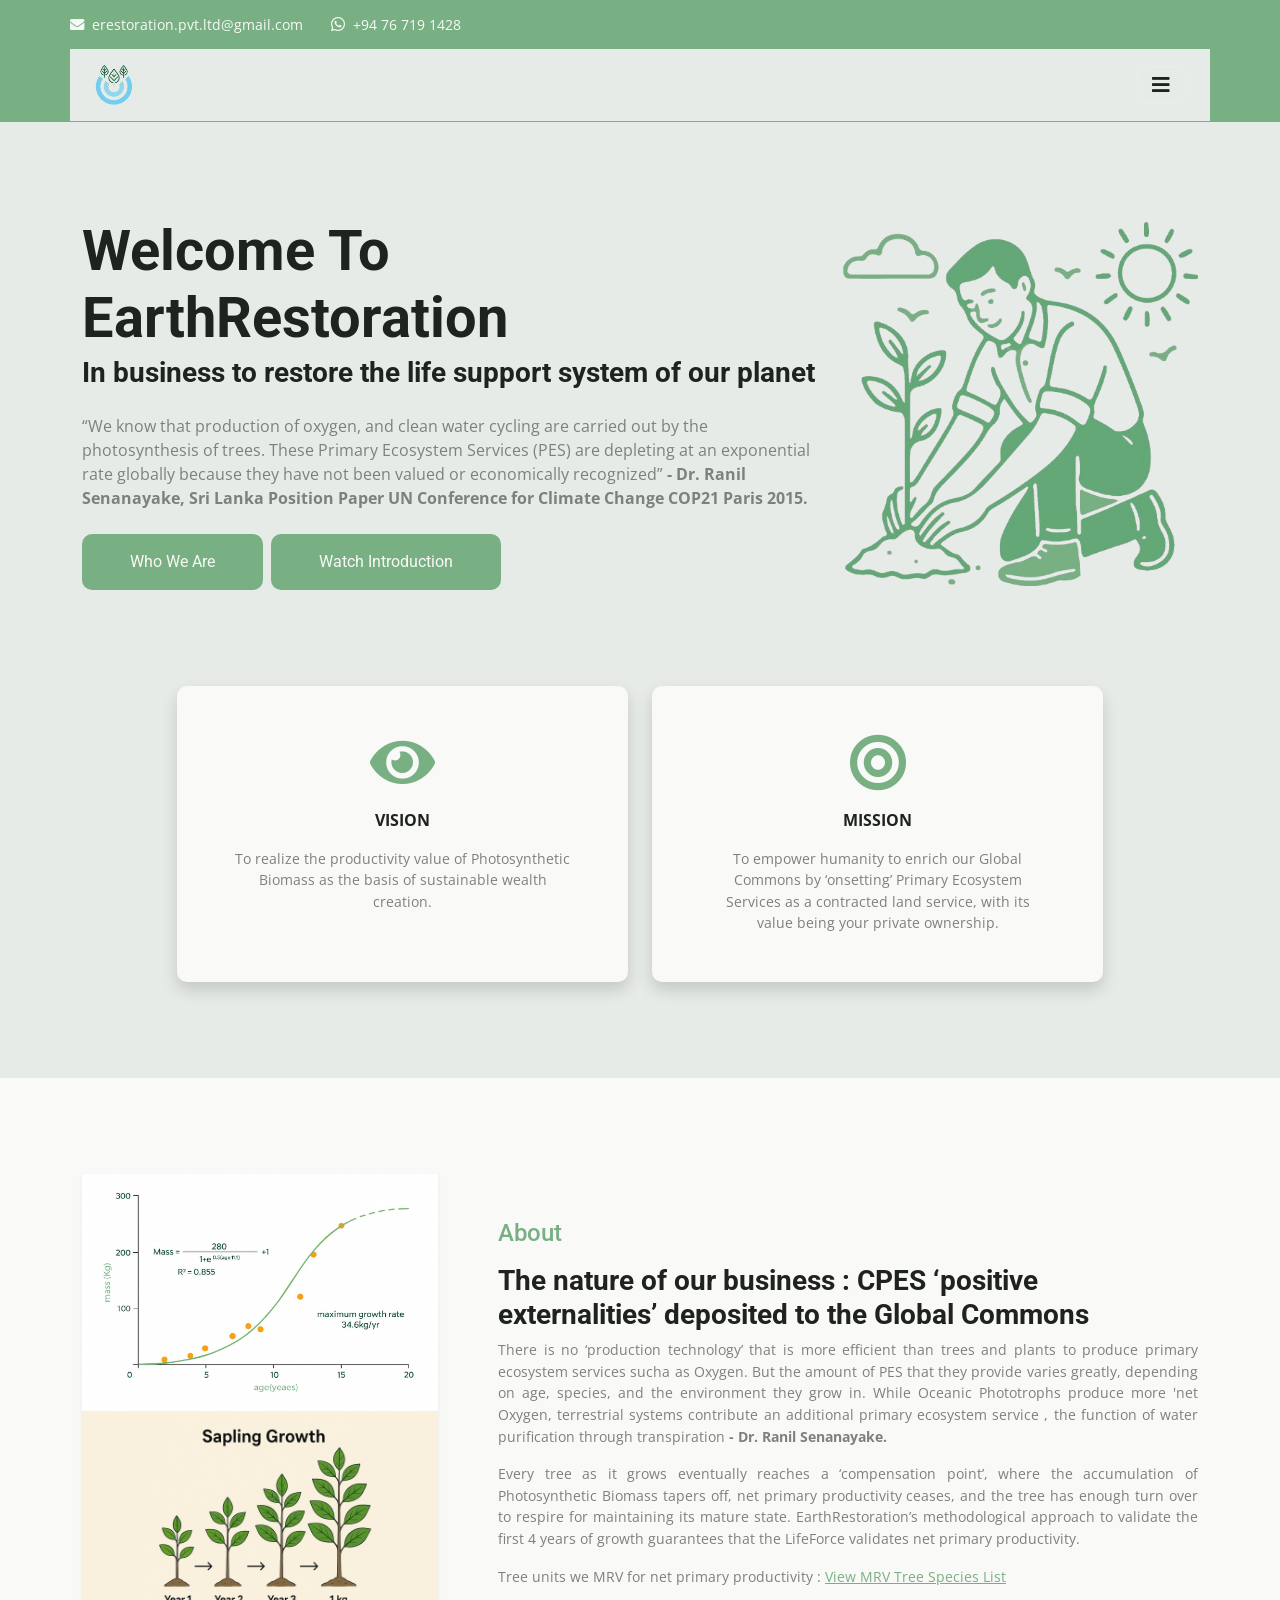
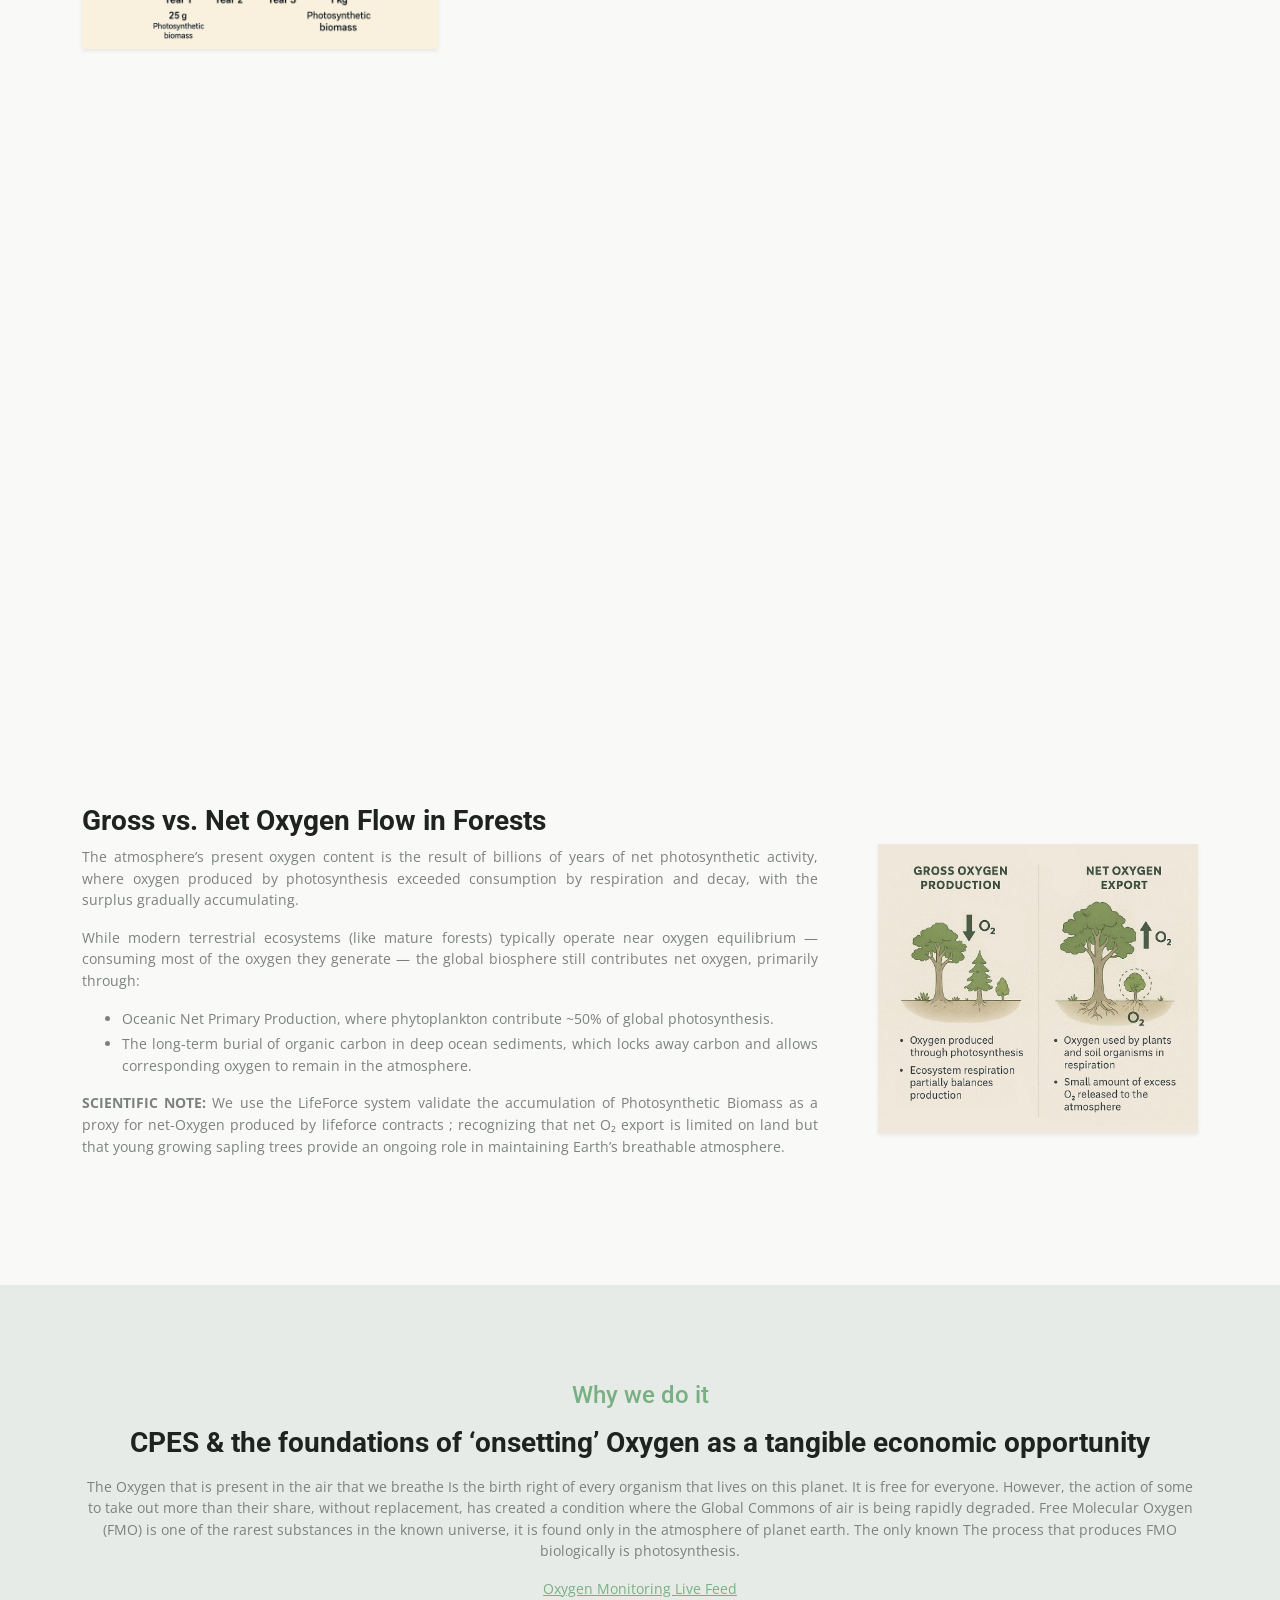
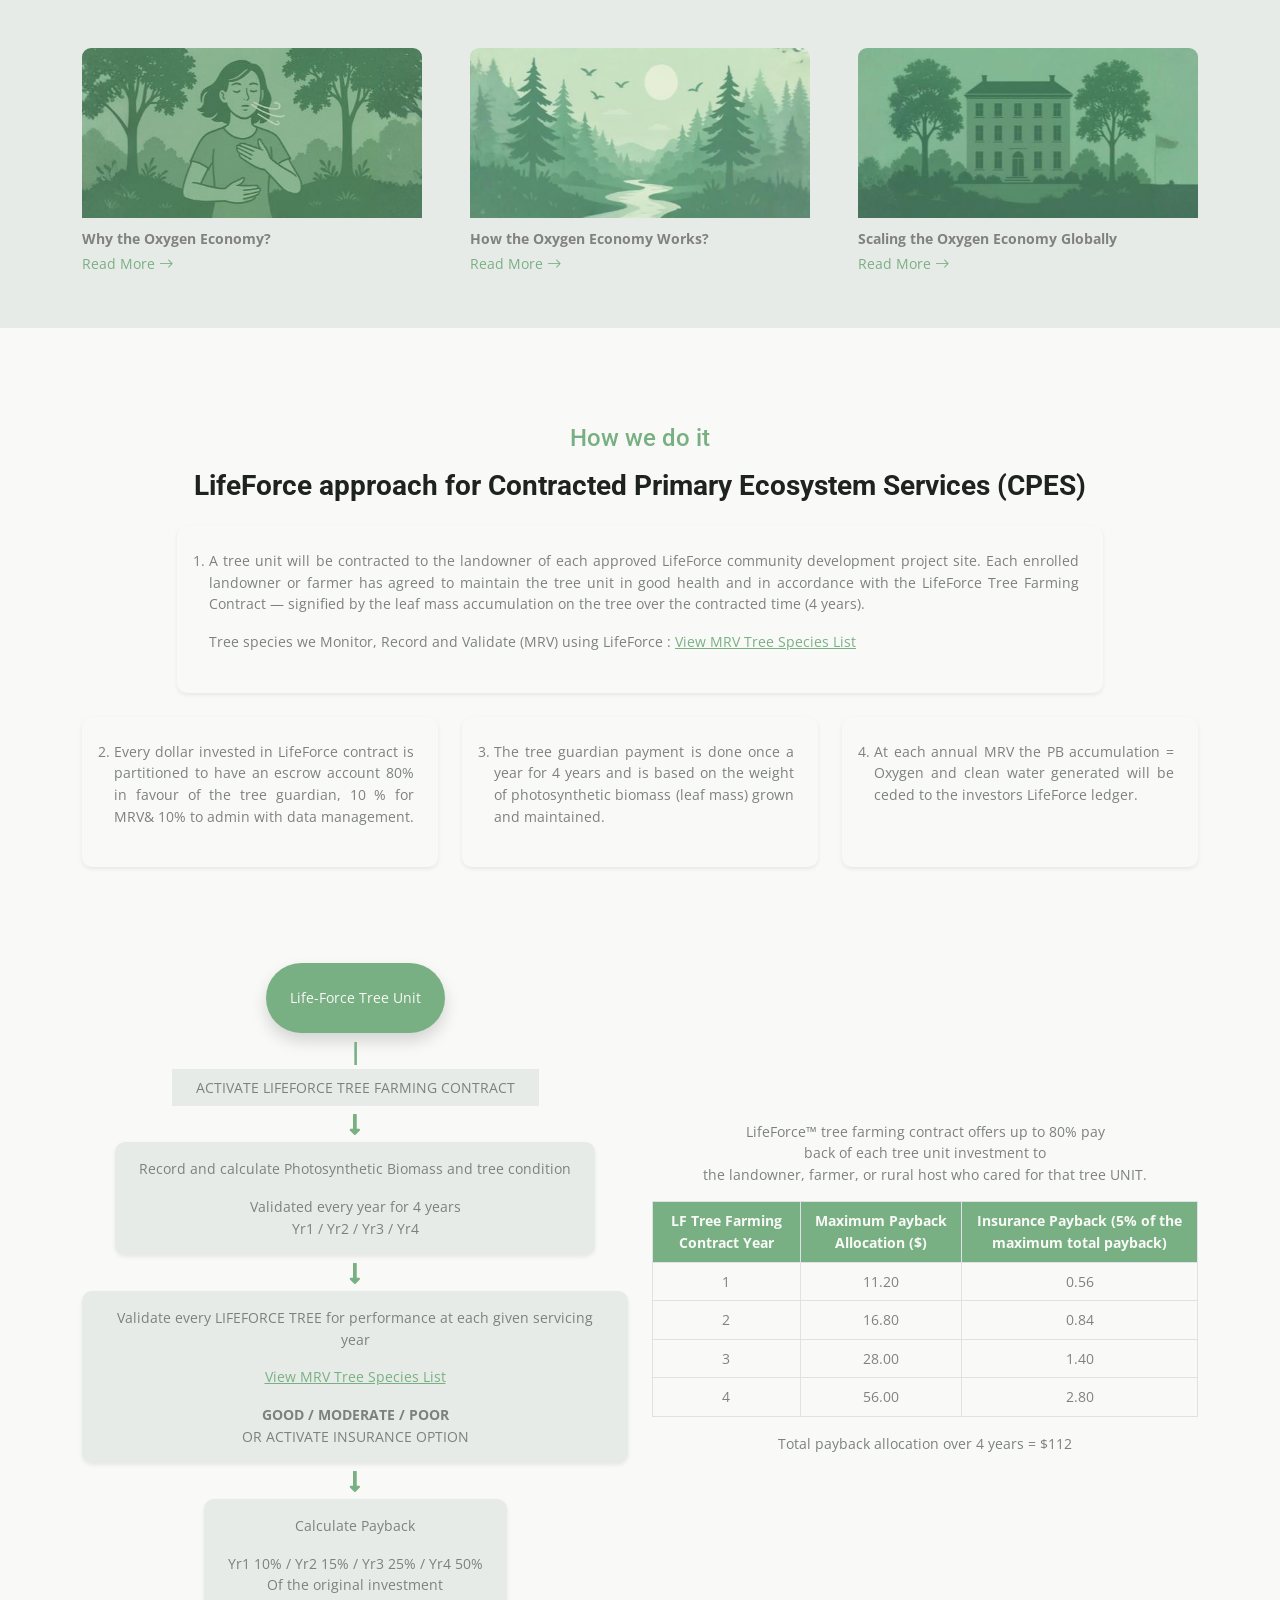
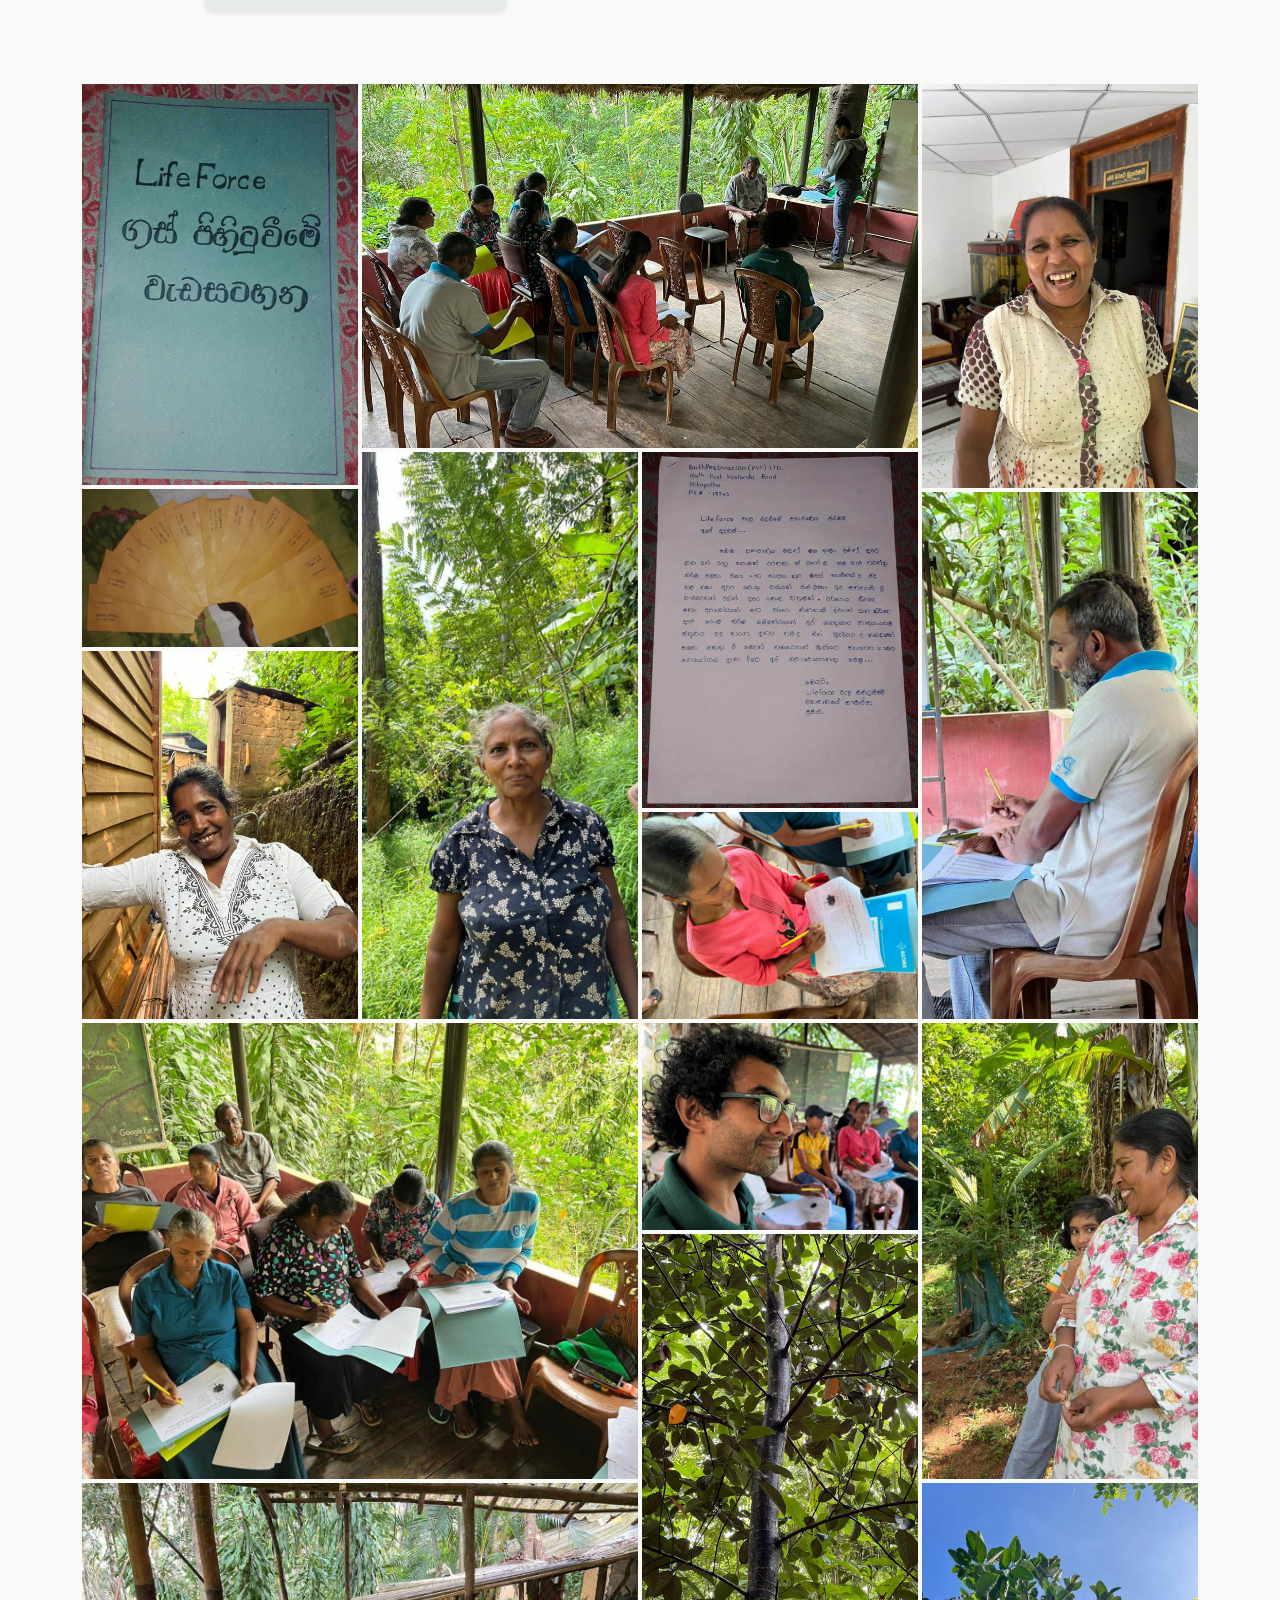
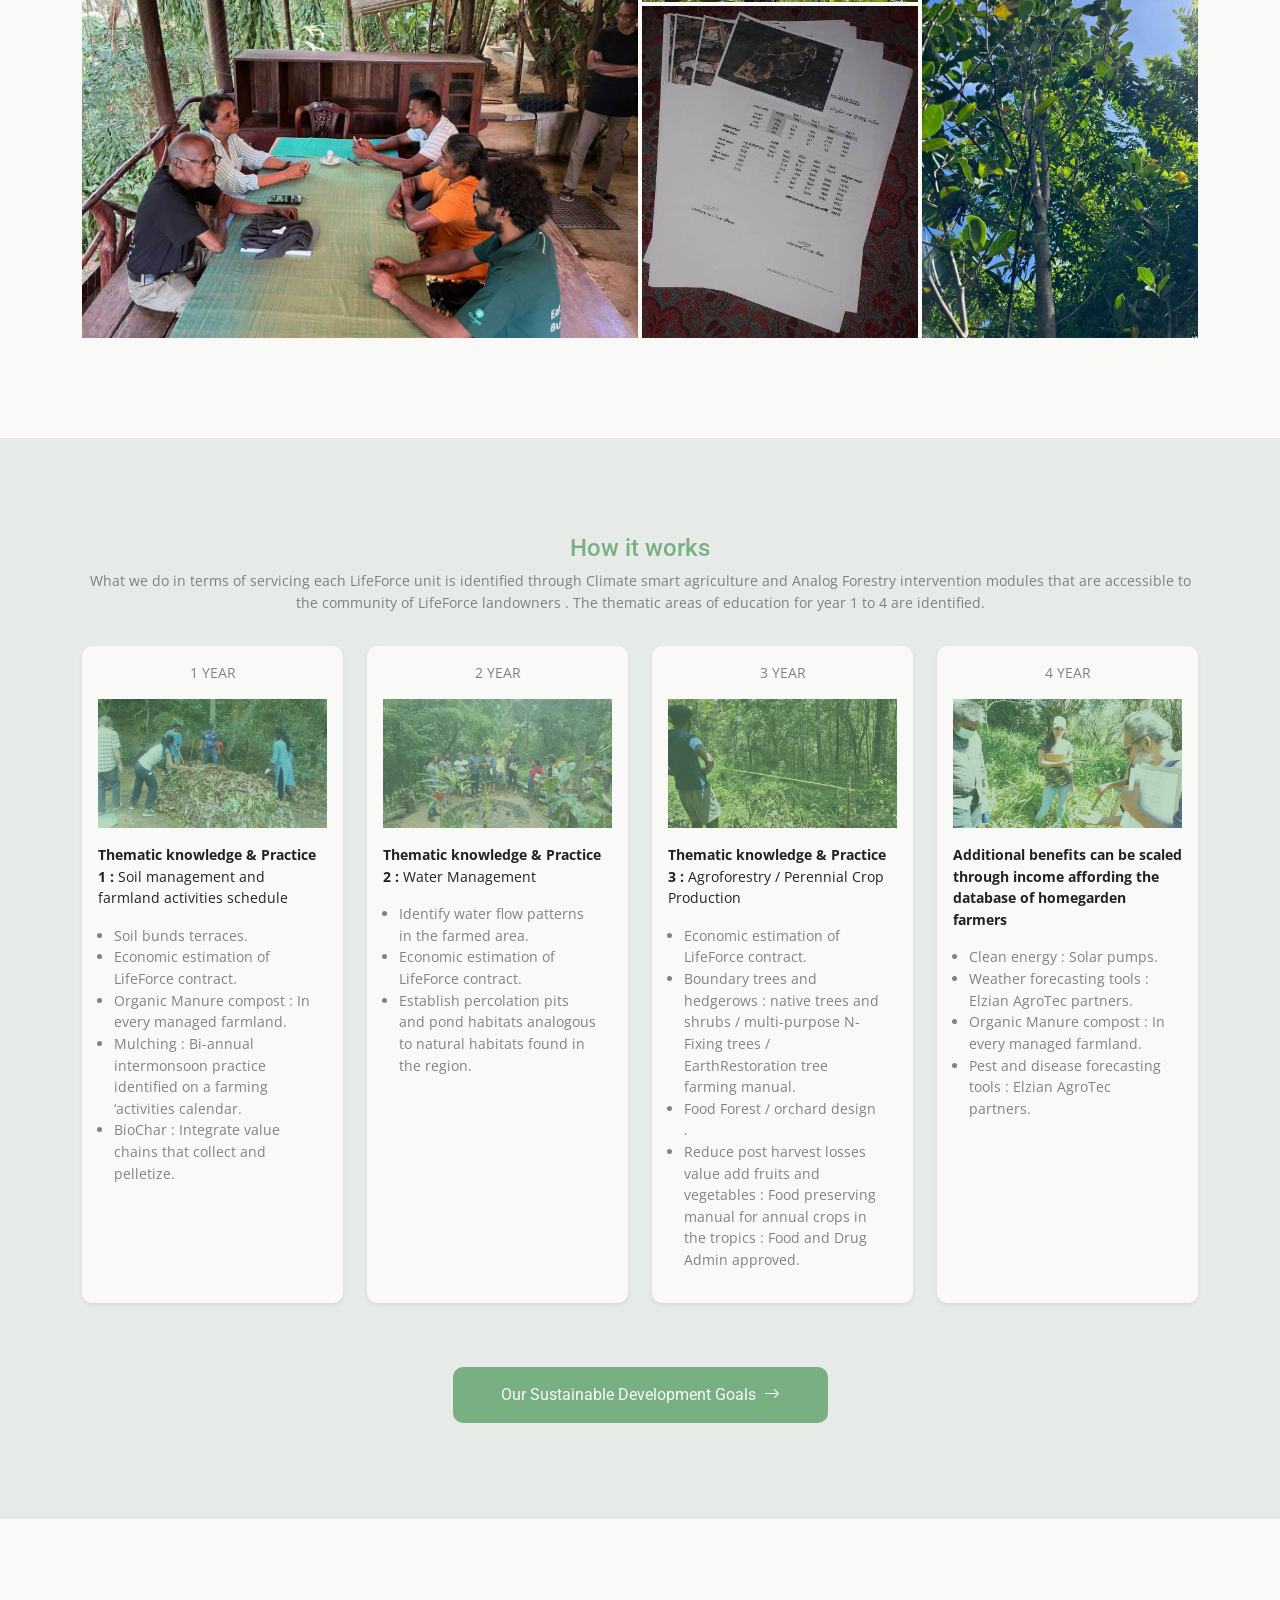
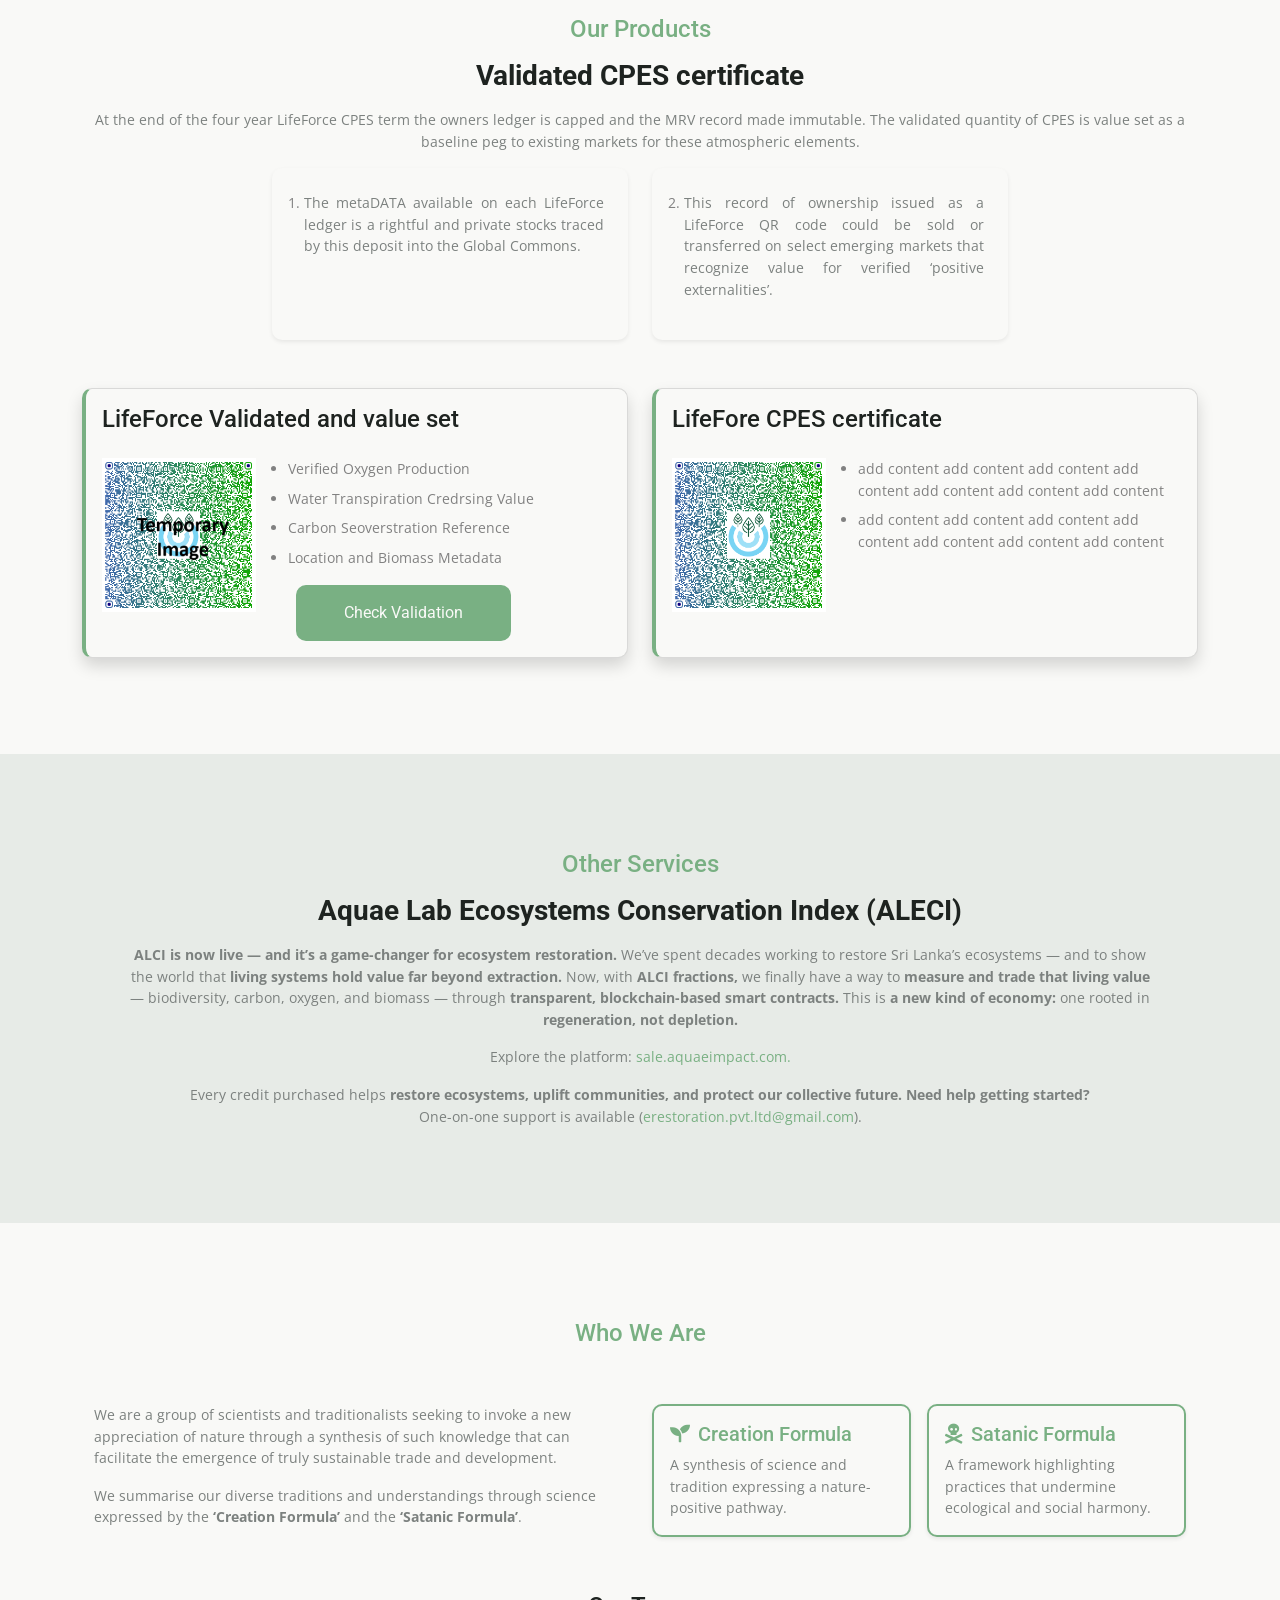
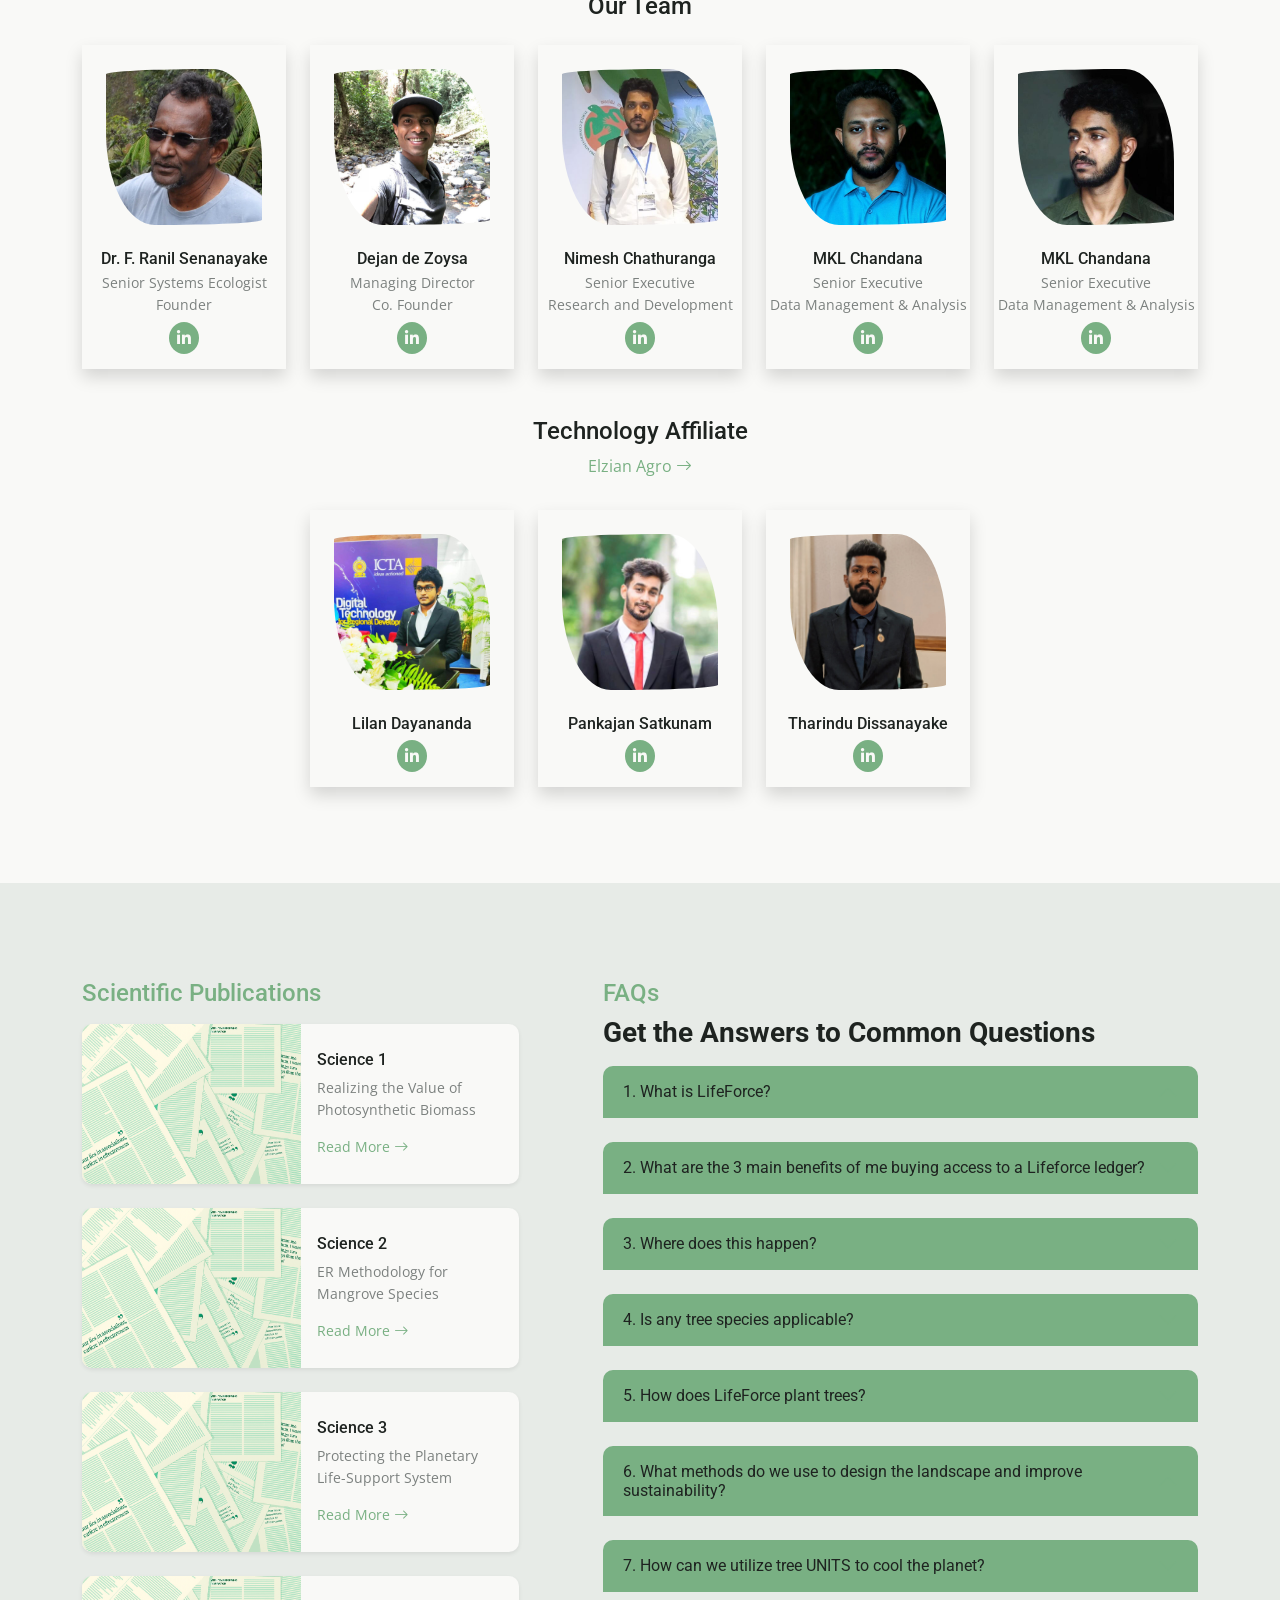
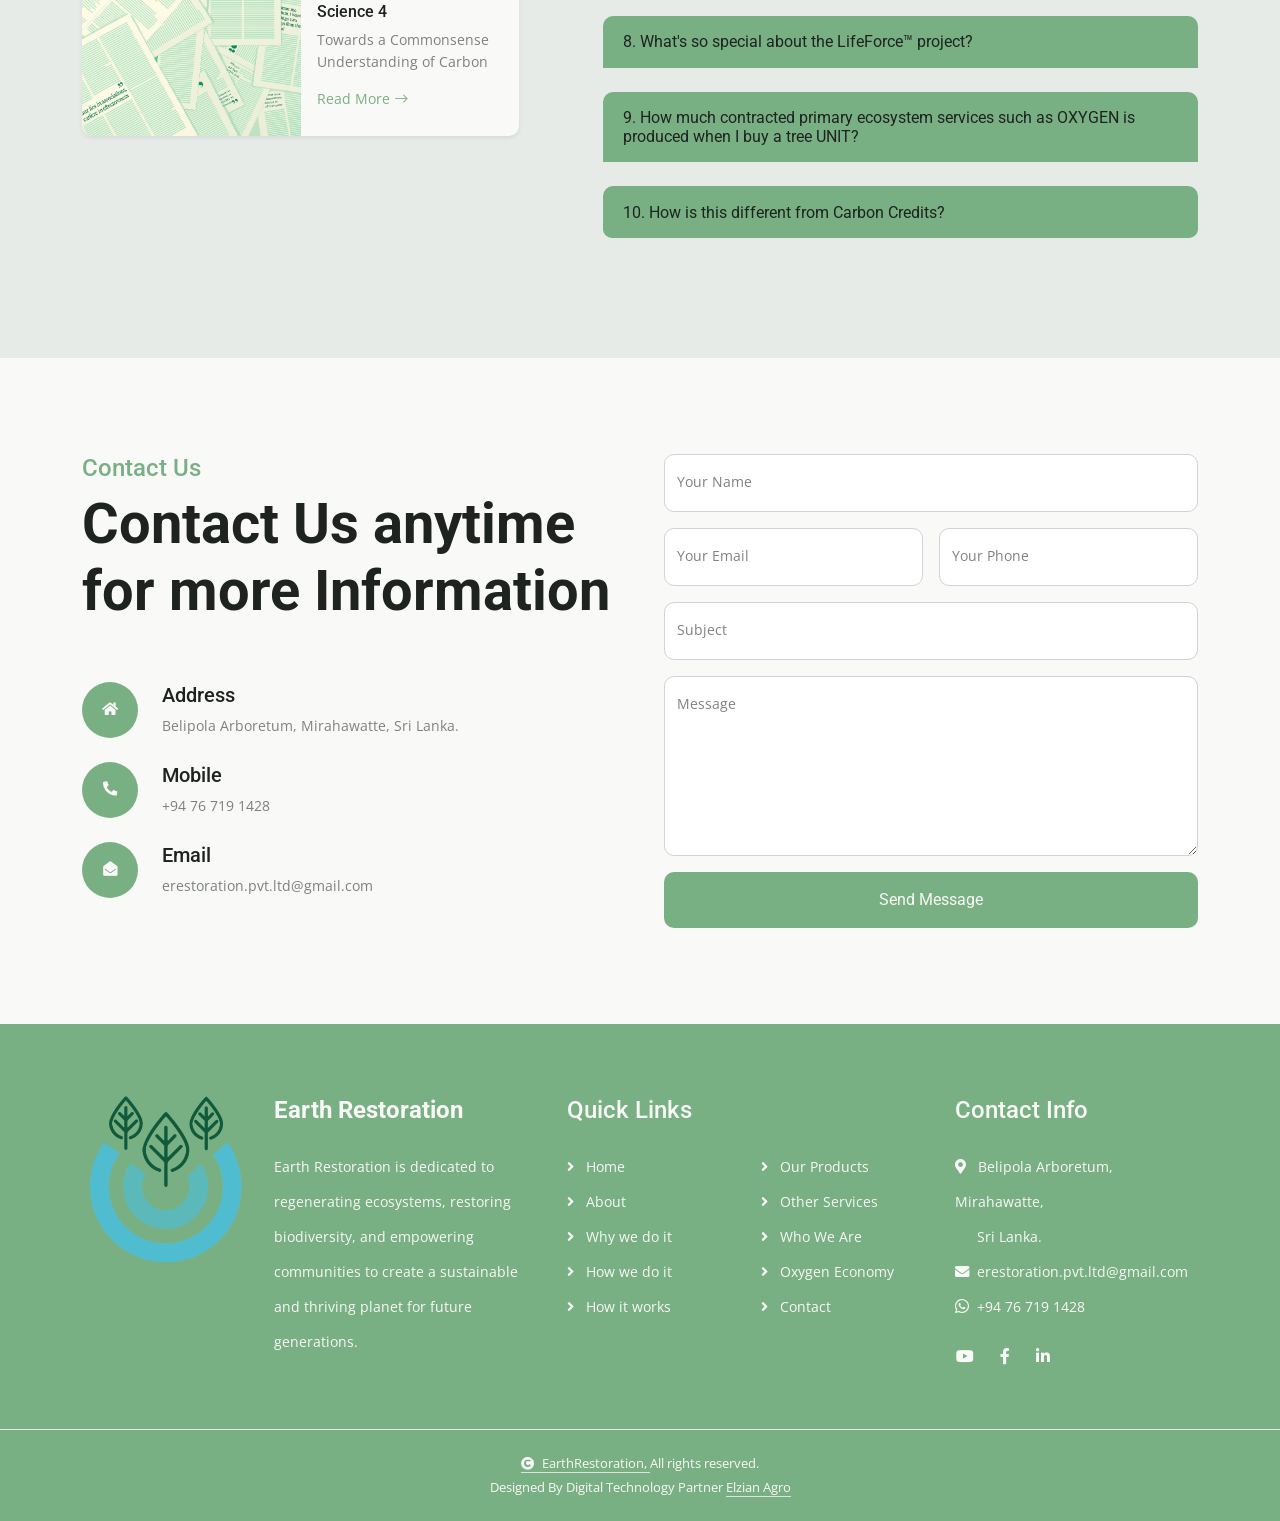
<file: index.html>
<!DOCTYPE html>
<html lang="en">

<head>
  <meta charset="utf-8" />
  <title>EarthRestoration</title>
  <meta content="width=device-width, initial-scale=1.0" name="viewport" />
  <meta content="" name="keywords" />
  <meta content="" name="description" />

  <link rel="icon" href="asset/img/logo.png" type="image/x-icon" />

  <!-- Google Web Fonts -->
  <link rel="preconnect" href="https://fonts.googleapis.com" />
  <link rel="preconnect" href="https://fonts.gstatic.com" crossorigin />
  <link
    href="https://fonts.googleapis.com/css2?family=Open+Sans:wght@400;500;600;700&family=Roboto:wght@400;500;700&display=swap"
    rel="stylesheet" />

  <!-- Icon Font Stylesheet -->
  <link rel="stylesheet" href="https://use.fontawesome.com/releases/v5.15.4/css/all.css" />
  <link href="https://cdn.jsdelivr.net/npm/bootstrap-icons@1.4.1/font/bootstrap-icons.css" rel="stylesheet" />

  <!-- Libraries Stylesheet -->
  <link rel="stylesheet" href="https://cdnjs.cloudflare.com/ajax/libs/animate.css/4.1.1/animate.min.css" />
  <link href="lib/animate/animate.min.css" rel="stylesheet" />
  <link href="lib/owlcarousel/assets/owl.carousel.min.css" rel="stylesheet" />
  <link href="lib/lightbox/css/lightbox.min.css" rel="stylesheet" />

  <!-- Customized Bootstrap Stylesheet -->
  <link href="css/bootstrap.min.css" rel="stylesheet" />

  <!-- Custom Stylesheet -->
  <link href="css/style.css" rel="stylesheet" />
</head>

<body>
  <!-- Spinner Start -->
  <div id="spinner"
    class="show bg-white position-fixed translate-middle w-100 vh-100 top-50 start-50 d-flex align-items-center justify-content-center">
    <div class="spinner-border text-primary" style="width: 3rem; height: 3rem" role="status">
      <span class="sr-only">Loading...</span>
    </div>
  </div>
  <!-- Spinner End -->

  <!-- Topbar Start -->
  <div class="container-fluid topbar bg-primary px-0 d-block">
    <div class="container px-0">
      <div class="row gx-0 align-items-center" style="height: 45px">
        <div class="col-sm-6 text-center text-lg-start mb-lg-0">
          <div class="d-flex flex-wrap d-none d-md-block">
            <a href="mailto:erestoration.pvt.ltd@gmail.com" class="text-white me-4">
              <i class="fas fa-envelope text-white me-2"></i>erestoration.pvt.ltd@gmail.com
            </a>
            <a href="https://wa.me/94767191428" target="_blank" class="text-white me-4">
              <i class="fab fa-whatsapp text-white fs-6 me-2"></i>+94 76 719 1428
            </a>
          </div>
        </div>
        <div class="col-sm-6 text-center text-lg-end">
          <div class="d-flex align-items-center justify-content-end">
            <div id="google_translate_element" class="translate-frame "></div>
          </div>
        </div>
      </div>
    </div>
  </div>
  <!-- Topbar End -->

  <!-- Navbar & Hero Start -->
  <div class="container-fluid sticky-top px-0">
    <div class="position-absolute bg-primary" style="left: 0; top: 0; width: 100%; height: 100%"></div>
    <div class="container px-0">
      <nav class="navbar navbar-expand-lg navbar-dark bg-light py-3 px-4">
        <a href="index.html" class="navbar-brand p-0">
          <img class="nav-logo" src="asset/img/logo.png" alt="Logo" />
        </a>
        <button class="navbar-toggler" type="button" data-bs-toggle="collapse" data-bs-target="#navbarCollapse">
          <span class="fa fa-bars"></span>
        </button>
        <div class="collapse navbar-collapse" id="navbarCollapse">
          <div class="navbar-nav ms-auto py-0">
            <a href="#home" class="nav-item nav-link active">Home</a>
            <a href="#about" class="nav-item nav-link">About</a>
            <a href="#why-we-do-it" class="nav-item nav-link">Why We Do It</a>
            <a href="#how-we-do-it" class="nav-item nav-link">How We Do It</a>
            <a href="#how-it-works" class="nav-item nav-link">How It Works</a>
            <a href="#our-products" class="nav-item nav-link">Our Products</a>
            <a href="#other-services" class="nav-item nav-link">Other Services</a>
            <a href="#who-we-are" class="nav-item nav-link">Who We Are</a>
            <div class="nav-item dropdown">
              <a href="#" class="nav-link dropdown-toggle active" data-bs-toggle="dropdown">Further Reading</a>
              <div class="dropdown-menu m-0">
                <a href="global.html" class="dropdown-item">Global</a>
                <a href="local.html" class="dropdown-item">Local in Sri Lanka </a>
              </div>
            </div>
            <a href="oxygen-economy.html" class="nav-item nav-link">Oxygen Economy</a>
          </div>
        </div>
      </nav>
    </div>
  </div>
  <!-- Navbar & Hero End -->

  <!-- Home Start -->
  <section id="home" class="bg-light py-5" style="border-top: 1px solid #79b083">
    <div class="container-fluid">
      <div class="container py-5">
        <div class="row align-items-center">
          <div class="col-lg-8 wow fadeInLeft">
            <h1 class="display-4 text-capitalize text-dark mb-1">
              Welcome To <br />
              EarthRestoration
            </h1>
            <h1 class="display-5 text-dark mb-4 fs-3">
              In business to restore the life support system of our planet
            </h1>
            <p class="fs-6 mb-4 text-muted text-justify-sm">
              “We know that production of oxygen, and clean water cycling are carried out by the
              photosynthesis of trees. These Primary Ecosystem Services (PES) are depleting at an
              exponential rate globally because they have not been valued or economically recognized”
              <strong>- Dr. Ranil Senanayake, Sri Lanka Position Paper UN Conference for Climate Change COP21
                Paris 2015.</strong>
            </p>

            <div class="d-flex flex-wrap flex-column flex-sm-row gap-2">
              <a class="btn btn-primary rounded-sm py-3 px-5 text-white" href="#who-we-are">Who We Are</a>
              <button type="button" class="btn btn-primary rounded-sm py-3 px-5 text-white" data-bs-toggle="modal"
                data-bs-target="#videoModal">
                Watch Introduction
              </button>
            </div>

            <div class="modal fade" id="videoModal" tabindex="-1" aria-labelledby="videoModalLabel" aria-hidden="true">
              <div class="modal-dialog modal-dialog-centered modal-lg">
                <div class="modal-content">
                  <div class="modal-body p-0">
                    <div class="ratio ratio-16x9">
                      <iframe id="youtubePlayer" src="https://www.youtube.com/embed/Ha9rHIsiFpU" title="YouTube video"
                        allow="autoplay; encrypted-media" allowfullscreen></iframe>
                    </div>
                  </div>
                </div>
              </div>
            </div>
          </div>

          <div class="col-lg-4 text-sm-center text-md-start pt-5 pt-lg-0 wow fadeInRight">
            <img src="asset/img/home.png" alt="home-1" class="img-fluid" />
          </div>
        </div>
      </div>
    </div>

    <div class="container vi-mi pb-5 pt-lg-5">
      <div class="row g-4 justify-content-center wow fadeInUp">
        <div class="col-lg-5">
          <div class="info-box hover-card h-100 bg-white text-center p-5 rounded shadow bg-light">
            <div class="info-content">
              <div class="info-icon mb-3">
                <i class="fas fa-eye fa-4x text-primary"></i>
              </div>
              <p class="fs-6 mb-3 fw-bold text-dark">VISION</p>
              <p class="text-muted px-2 mb-0">
                To realize the productivity value of Photosynthetic Biomass as the basis of sustainable
                wealth creation.
              </p>
            </div>
          </div>
        </div>
        <div class="col-lg-5">
          <div class="info-box hover-card h-100 bg-white text-center p-5 shadow bg-light">
            <div class="info-content">
              <div class="info-icon mb-3">
                <i class="fas fa-bullseye fa-4x text-primary"></i>
              </div>
              <p class="fs-6 mb-3 fw-bold text-dark">MISSION</p>
              <p class="text-muted px-2 mb-0">
                To empower humanity to enrich our Global Commons by ‘onsetting’ Primary Ecosystem Services
                as a contracted land service, with its value being your private ownership.
              </p>
            </div>
          </div>
        </div>
      </div>
    </div>
  </section>
  <!-- Home End -->

  <!-- About Start -->
  <section id="about" class="bg-white py-5">
    <div class="container-fluid">
      <div class="container py-5">
        <div class="row align-items-center pb-3">
          <div class="col-lg-4 order-2 order-lg-1 pt-3 pt-lg-0 wow fadeInUp">
            <img src="asset/img/graph.jpg" alt="home-1" class="img-fluid shadow-sm w-100" />
            <img src="asset/img/sapling-growth.jpg" alt="home-1" class="img-fluid shadow-sm w-100" />
          </div>

          <div class="col-lg-8 order-1 order-lg-2 ps-lg-5 wow fadeInUp">
            <h4 class="text-primary mb-3">About</h4>
            <h1 class="display-5 text-dark fs-3">
              The nature of our business : CPES ‘positive externalities’ deposited to the Global Commons
            </h1>

            <p class="mb-3 text-muted text-justify">
              There is no ‘production technology’ that is more efficient than trees and plants to produce
              primary ecosystem services sucha as Oxygen. But the amount of PES that they provide varies
              greatly, depending on age, species, and the environment they grow in. While Oceanic
              Phototrophs produce more 'net Oxygen, terrestrial systems contribute an additional primary
              ecosystem service , the function of water purification through transpiration
              <strong> - Dr. Ranil Senanayake.</strong>
            </p>
            <p class="mb-3 text-muted text-justify">
              Every tree as it grows eventually reaches a ‘compensation point’, where the accumulation of
              Photosynthetic Biomass tapers off, net primary productivity ceases, and the tree has enough
              turn over to respire for maintaining its mature state. EarthRestoration’s methodological
              approach to validate the first 4 years of growth guarantees that the LifeForce validates net
              primary productivity.
            </p>
            <p class="mb-3 text-muted">
              Tree units we MRV for net primary productivity :
              <a class="text-primary text-decoration-underline"
                href="https://docs.google.com/spreadsheets/d/1cjMuyBf2xflyYPe9vqd7NmDB5oiQ5T62/edit?usp=sharing&ouid=114287718403994648004&rtpof=true&sd=true"
                target="_blank">View MRV Tree Species List</a>
            </p>
          </div>
        </div>
      </div>

      <div class="container pb-3 wow fadeInUp">
        <div class="ratio ratio-16x9">
          <iframe src="https://www.youtube.com/embed/0wYA-Ra37pg" title="YouTube video" allowfullscreen>
          </iframe>
        </div>
      </div>

      <div class="container py-5">
        <div class="row align-items-center pb-3">
          <div class="col-lg-8 wow fadeInLeft">
            <h1 class="display-5 text-dark fs-3">
              Gross vs. Net Oxygen Flow in Forests
            </h1>
            <p class="mb-3 text-muted text-justify">
              The atmosphere’s present oxygen content is the result of billions of years of net photosynthetic activity,
              where oxygen produced by photosynthesis exceeded consumption by respiration and decay, with the surplus
              gradually accumulating.
            </p>
            <p class="mb-3 text-muted text-justify">
              While modern terrestrial ecosystems (like mature forests) typically operate near oxygen equilibrium —
              consuming most of the oxygen they generate — the global biosphere still contributes net oxygen, primarily
              through:
            </p>
            <ul style="padding-left: 40px;">
              <li class="text-muted text-justify mb-1">Oceanic Net Primary Production, where phytoplankton contribute
                ~50% of
                global photosynthesis.</li>
              <li class="text-muted text-justify">The long-term burial of organic carbon in deep ocean sediments, which
                locks away carbon and allows corresponding oxygen to remain in the atmosphere.</li>
            </ul>
            <p class="mb-3 text-muted text-justify">
              <strong>SCIENTIFIC NOTE:</strong> We use the LifeForce system validate the accumulation of Photosynthetic
              Biomass as a
              proxy for net-Oxygen produced by lifeforce contracts ; recognizing that net O₂ export is limited on land
              but that young growing sapling trees provide an ongoing role in maintaining Earth’s breathable atmosphere.
            </p>
          </div>

          <div class="col-lg-4 pt-3 pt-lg-0  ps-0 ps-lg-5 wow fadeInRight">
            <img src="asset/img/gross-vs-oxygen-flow.jpg" alt="home-1" class="img-fluid shadow-sm w-100" />
          </div>
        </div>
      </div>
    </div>
  </section>
  <!-- About End -->

  <!-- Why we do it Start -->
  <section id="why-we-do-it" class="bg-light py-5">
    <div class="container-fluid">
      <div class="container pt-5">
        <div class="text-center mb-5 wow fadeInUp">
          <h4 class="text-primary mb-3">Why we do it</h4>
          <h1 class="display-5 mb-3 text-dark fs-3">
            CPES & the foundations of ‘onsetting’ Oxygen as a tangible economic opportunity
          </h1>
          <p class="text-muted">
            The Oxygen that is present in the air that we breathe Is the birth right of every organism that
            lives on this planet. It is free for everyone. However, the action of some to take out more than
            their share, without replacement, has created a condition where the Global Commons of air is
            being rapidly degraded. Free Molecular Oxygen (FMO) is one of the rarest substances in the known
            universe, it is found only in the atmosphere of planet earth. The only known The process that
            produces FMO biologically is photosynthesis.
          </p>
          <p class="text-muted">
            <a class="text-primary text-decoration-underline" href="https://www.oxygenlevels.org" target="_blank">Oxygen
              Monitoring Live Feed</a>
          </p>
        </div>
      </div>

      <div class="container">
        <div class="row g-5 justify-content-center">
          <div class="col-md-6 col-lg-4 wow fadeInUp" data-wow-delay="0.1s">
            <div class="bg-light rounded">
              <img src="asset/img/oxygen-economy/why-the-oxygen-economy.jpg" class="card-img-top" alt="blog"
                style="width: 100%" />
            </div>
            <div class="card-body" style="padding: 10px 0 5px 0">
              <p class="fw-bold mb-1">Why the Oxygen Economy?</p>

              <a href="#" class="text-primary text-decoration-none" data-bs-toggle="modal" data-bs-target="#blogOne">
                Read More <i class="bi bi-arrow-right"></i>
              </a>
            </div>
          </div>

          <div class="modal fade" id="blogOne" tabindex="-1" aria-labelledby="blogModalLabel" aria-hidden="true">
            <div class="modal-dialog modal-lg">
              <div class="modal-content bg-white">
                <div class="modal-header">
                  <h5 class="modal-title text-dark" id="blogModalLabel">Why the Oxygen Economy?</h5>
                  <button type="button" class="btn-close" data-bs-dismiss="modal" aria-label="Close"></button>
                </div>
                <div class="modal-body p-4">
                  <p class="fs-7 text-muted mb-0 text-justify">
                    The Air We Breathe Is free but being rapidly degraded, its protection should be valued.
                    Its most critical component, Oxygen surrounds us, filling our lungs with every breath we
                    take. For many of us, it’s an invisible gift of nature that we take for granted. But Why
                    is this essential resource—the very foundation of life— free to be exploited at present?
                    Why could not trees, plants, and photosynthetic organisms that produce oxygen have
                    economic value ? Could those who benefit most from using the resources of the Global
                    Commons be required to contribute to its maintenance? This is the idea behind the Oxygen
                    Economy, a bold and transformative concept that seeks to address environmental and
                    social challenges in a way that is fair, sustainable, and forward-thinking beyond GDP
                    value which measures the success of our societies today.
                  </p>
                </div>
              </div>
            </div>
          </div>

          <div class="col-md-6 col-lg-4 wow fadeInUp" data-wow-delay="0.2s">
            <div class="bg-light rounded">
              <img src="asset/img/oxygen-economy/how-the-oxygen-economy-works.jpg" class="card-img-top" alt="blog"
                style="width: 100%" />
            </div>
            <div class="card-body" style="padding: 10px 0 5px 0">
              <p class="fw-bold mb-1">How the Oxygen Economy Works?</p>

              <a href="#" class="text-primary text-decoration-none" data-bs-toggle="modal" data-bs-target="#blogTwo">
                Read More <i class="bi bi-arrow-right"></i>
              </a>
            </div>
          </div>

          <div class="modal fade" id="blogTwo" tabindex="-1" aria-labelledby="blogModalLabel" aria-hidden="true">
            <div class="modal-dialog modal-lg">
              <div class="modal-content bg-white">
                <div class="modal-header">
                  <h5 class="modal-title text-dark" id="blogModalLabel">How the Oxygen Economy Works?</h5>
                  <button type="button" class="btn-close" data-bs-dismiss="modal" aria-label="Close"></button>
                </div>
                <div class="modal-body p-4">
                  <p class="fs-7 text-muted mb-2 text-justify">
                    The Oxygen Economy operates on the principles of private property being valued using
                    financial tools such as Valuation guarantees, stakeholder Contracts and Insurances to
                    monetize contractually produced oxygen as a financial product . This involves three key
                    components:
                  </p>

                  <ol>
                    <li class="text-muted mb-2 fs-7 text-justify">
                      MRV Guarantee : Assigning an economic value to the oxygen produced by contracted and
                      registered units in identified geographical areas of production is based on the MRV of
                      PES productivity by trees / plants or photosynthetic organisms such as Cyanobacteria.
                    </li>
                    <li class="text-muted mb-2 fs-7 text-justify">
                      Stakeholder Contracts and Compensation: Establishing formal agreements between oxygen
                      consumers (e.g., corporations / Space exploration companies ) and contracted oxygen
                      producers (e.g., farmers, Local communities) to ensure optimal primary ecosystem
                      services
                    </li>
                    <li class="text-muted mb-2 fs-7 text-justify">
                      TheFinancial Tool: The validated quantity of photosynthetic biomass is value-set using
                      ER methodology and a market peg approach, based on the concept of mining oxygen from
                      the Global Commons. For an example of how oxygen is valued in practical scenarios, see
                      <a href="https://livewell.com/finance/how-much-does-home-oxygen-cost-without-insurance/"
                        target="_blank" rel="noopener" class="text-primary text-decoration-underline">oxygen cost
                        without insurance</a>.
                    </li>
                    <li class="text-muted mb-0 fs-7 text-justify">
                      Policy and Regulation: Introducing legal frameworks at a regional scale to enforce
                      accountability and prevent the exploitation of oxygen resources.The private contracts
                      would play a key role in monitoring bioregional Oxygen production, ensuring
                      compliance, and incentivizing sustainable practices to scale the Oxygen economy.
                    </li>
                  </ol>
                </div>
              </div>
            </div>
          </div>

          <div class="col-md-6 col-lg-4 wow fadeInUp" data-wow-delay="0.3s">
            <div class="bg-light rounded">
              <img src="asset/img/oxygen-economy/scaling-the-oxygen-economy-globally.jpg" class="card-img-top"
                alt="blog" style="width: 100%" />
            </div>
            <div class="card-body" style="padding: 10px 0 5px 0">
              <p class="fw-bold mb-1">Scaling the Oxygen Economy Globally</p>

              <a href="#" class="text-primary text-decoration-none" data-bs-toggle="modal" data-bs-target="#blogThree">
                Read More <i class="bi bi-arrow-right"></i>
              </a>
            </div>
          </div>

          <div class="modal fade" id="blogThree" tabindex="-1" aria-labelledby="blogModalLabel" aria-hidden="true">
            <div class="modal-dialog modal-lg">
              <div class="modal-content bg-white">
                <div class="modal-header">
                  <h5 class="modal-title text-dark" id="blogModalLabel">
                    Scaling the Oxygen Economy Globally
                  </h5>
                  <button type="button" class="btn-close" data-bs-dismiss="modal" aria-label="Close"></button>
                </div>
                <div class="modal-body p-4">
                  <p class="fs-7 text-muted mb-3 text-justify">
                    While our efforts in Sri Lanka are a promising start, the true potential of the Oxygen
                    Economy lies in its ability to scale globally. Imagine a world where farmers are
                    compensated for the establishment of trees, where rural and even urban greenery projects
                    could receive funding to expand their impact for this paradigm of business. Such a
                    system would not only help combat climate change but also address economic inequalities
                    of the current GDP paradigm, by together contracting the Oxygen economic asset tool to
                    those who sustain the planet’s life-support systems.
                  </p>

                  <div class="row">
                    <div class="col-md-4">
                      <div class="ratio ratio-16x9">
                        <iframe src="https://www.youtube.com/embed/Ha9rHIsiFpU" title="Interview with Local Farmers"
                          allowfullscreen></iframe>
                      </div>
                      <p class="mt-3 text-center fw-bold">Interview with Local Farmers</p>
                    </div>
                    <div class="col-md-4">
                      <div class="ratio ratio-16x9">
                        <iframe src="https://www.youtube.com/embed/Ha9rHIsiFpU"
                          title="Sri Lankan Oxygen Economy Overview" allowfullscreen></iframe>
                      </div>
                      <p class="mt-3 text-center fw-bold">Sri Lankan Oxygen Economy Model</p>
                    </div>
                    <div class="col-md-4">
                      <div class="ratio ratio-16x9">
                        <iframe src="https://www.youtube.com/embed/Ha9rHIsiFpU"
                          title="Sri Lankan Oxygen Economy Overview" allowfullscreen></iframe>
                      </div>
                      <p class="mt-3 text-center fw-bold">Sri Lankan Oxygen Economy Model</p>
                    </div>
                  </div>
                </div>
              </div>
            </div>
          </div>
        </div>
      </div>
    </div>
  </section>
  <!-- Why we do it End -->

  <!-- How we do it Start -->
  <section id="how-we-do-it" class="bg-white py-5">
    <div class="container-fluid">
      <div class="container py-5">
        <div class="text-center wow fadeInUp">
          <h4 class="text-primary mb-3">How we do it</h4>
          <h1 class="display-5 mb-4 text-dark fs-3">
            LifeForce approach for Contracted Primary Ecosystem Services (CPES)
          </h1>
        </div>

        <div class="row g-4 justify-content-center">
          <div class="col-lg-10 wow fadeInUp">
            <div class="p-4 rounded h-100 hover-card shadow-sm bg-white">
              <ol>
                <li>
                  <p class="text-muted text-justify">
                    A tree unit will be contracted to the landowner of each approved LifeForce community
                    development project site. Each enrolled landowner or farmer has agreed to maintain the
                    tree unit in good health and in accordance with the LifeForce Tree Farming Contract —
                    signified by the leaf mass accumulation on the tree over the contracted time (4 years).
                  </p>
                </li>
                <li style="list-style-type: none">
                  <p class="text-muted mb-2 text-justify">
                    Tree species we Monitor, Record and Validate (MRV) using LifeForce :
                    <a href="https://docs.google.com/spreadsheets/d/1cjMuyBf2xflyYPe9vqd7NmDB5oiQ5T62/edit?usp=sharing&ouid=114287718403994648004&rtpof=true&sd=true"
                      target="_blank" class="text-primary text-decoration-underline">View MRV Tree Species List</a>
                  </p>
                </li>
              </ol>
            </div>
          </div>

          <div class="col-lg-4 wow fadeInLeft">
            <div class="p-4 rounded h-100 hover-card shadow-sm bg-white">
              <ol start="2">
                <li>
                  <p class="text-muted mb-0 text-justify">
                    Every dollar invested in LifeForce contract is partitioned to have an escrow account 80%
                    in favour of the tree guardian, 10 % for MRV& 10% to admin with data management.
                  </p>
                </li>
              </ol>
            </div>
          </div>

          <div class="col-lg-4 wow fadeInUp">
            <div class="p-4 rounded h-100 hover-card shadow-sm bg-white">
              <ol start="3">
                <li>
                  <p class="text-muted mb-0 text-justify">
                    The tree guardian payment is done once a year for 4 years and is based on the weight of
                    photosynthetic biomass (leaf mass) grown and maintained.
                  </p>
                </li>
              </ol>
            </div>
          </div>
          <div class="col-lg-4 wow fadeInRight">
            <div class="p-4 rounded h-100 hover-card shadow-sm bg-white">
              <ol start="4">
                <li>
                  <p class="text-muted mb-0 text-justify">
                    At each annual MRV the PB accumulation = Oxygen and clean water generated will be ceded
                    to the investors LifeForce ledger.
                  </p>
                </li>
              </ol>
            </div>
          </div>
        </div>
      </div>

      <div class="container text-center pt-5">
        <div class="row g-4 pb-5">
          <div class="col-xl-6 wow fadeInLeft">
            <div class="row justify-content-center">
              <div class="col-auto">
                <div class="bg-primary py-4 px-4 shadow rounded-pill text-center">
                  <p class="text-white mb-0">Life-Force Tree Unit</p>
                </div>
              </div>
            </div>

            <div class="text-center fs-4">
              <p class="text-primary mb-0 fw-bold fs-4">|</p>
            </div>

            <div class="row justify-content-center">
              <div class="col-auto">
                <div class="bg-light py-2 px-4">
                  <p class="text-muted mb-0">ACTIVATE LIFEFORCE TREE FARMING CONTRACT</p>
                </div>
              </div>
            </div>

            <div class="text-center flow-arrow mx-1 fs-4">
              <i class="fas fa-long-arrow-alt-down"></i>
            </div>

            <div class="row justify-content-center">
              <div class="col-auto">
                <div class="bg-light py-3 px-4 shadow-sm rounded">
                  <p class="text-muted">Record and calculate Photosynthetic Biomass and tree condition</p>
                  <p class="text-muted mb-0">Validated every year for 4 years</p>
                  <p class="text-muted mb-0">Yr1 / Yr2 / Yr3 / Yr4</p>
                </div>
              </div>
            </div>

            <div class="text-center flow-arrow mx-1 fs-4">
              <i class="fas fa-long-arrow-alt-down"></i>
            </div>

            <div class="row justify-content-center">
              <div class="col-auto">
                <div class="bg-light py-3 px-4 shadow-sm rounded">
                  <p class="text-muted">
                    Validate every LIFEFORCE TREE for performance at each given servicing year
                  </p>
                  <p class="text-primary">
                    <a href="https://docs.google.com/spreadsheets/d/1cjMuyBf2xflyYPe9vqd7NmDB5oiQ5T62/edit?usp=sharing&ouid=114287718403994648004&rtpof=true&sd=true"
                      target="_blank" class="text-primary text-decoration-underline">View MRV Tree Species List</a>
                  </p>
                  <p class="text-muted fw-bold mb-0">GOOD / MODERATE / POOR</p>
                  <p class="text-muted mb-0">OR ACTIVATE INSURANCE OPTION</p>
                </div>
              </div>
            </div>

            <div class="text-center flow-arrow mx-1 fs-4">
              <i class="fas fa-long-arrow-alt-down"></i>
            </div>

            <div class="row justify-content-center">
              <div class="col-auto">
                <div class="bg-light py-3 px-4 shadow-sm rounded">
                  <p class="text-muted">Calculate Payback</p>
                  <p class="text-muted mb-0">Yr1 10% / Yr2 15% / Yr3 25% / Yr4 50%</p>
                  <p class="text-muted mb-0">Of the original investment</p>
                </div>
              </div>
            </div>
          </div>

          <div class="col-xl-6 d-flex flex-column justify-content-center pt-4 pt-xl-0 wow fadeInRight">
            <p class="text-muted">
              LifeForce™ tree farming contract offers up to 80% pay <br />back of each tree unit investment
              to <br />the landowner, farmer, or rural host who cared for that tree UNIT.
            </p>

            <div class="contract-table">
              <table class="table table-bordered">
                <thead>
                  <tr class="table-header bg-primary text-white">
                    <th>LF Tree Farming Contract Year</th>
                    <th>Maximum Payback Allocation ($)</th>
                    <th>Insurance Payback (5% of the maximum total payback)</th>
                  </tr>
                </thead>
                <tbody>
                  <tr>
                    <td>1</td>
                    <td>11.20</td>
                    <td>0.56</td>
                  </tr>
                  <tr>
                    <td>2</td>
                    <td>16.80</td>
                    <td>0.84</td>
                  </tr>
                  <tr>
                    <td>3</td>
                    <td>28.00</td>
                    <td>1.40</td>
                  </tr>
                  <tr>
                    <td>4</td>
                    <td>56.00</td>
                    <td>2.80</td>
                  </tr>
                </tbody>
              </table>
              <p class="text-muted mb-0">Total payback allocation over 4 years = $112</p>
            </div>
          </div>
        </div>
      </div>

      <div class="container text-center pt-4 pb-5">
        <div class="row g-1">
          <div class="col-3 d-flex flex-column">
            <div class="flex-fill mb-1">
              <img src="asset/img/gallery/gallery-1.jpg" class="gallery-img h-100" alt="1">
            </div>
            <div class="flex-fill mb-1">
              <img src="asset/img/gallery/gallery-3.jpg" class="gallery-img h-100" alt="2">
            </div>
            <div class="flex-fill mb-1">
              <img src="asset/img/gallery/gallery-15.jpg" class="gallery-img h-100" alt="2">
            </div>
          </div>

          <div class="col-6 d-flex flex-column">
            <div class="flex-fill mb-1">
              <img src="asset/img/gallery/gallery-13.jpg" class="gallery-img h-100" alt="3">
            </div>
            <div class="row g-1">
              <div class="col-6 d-flex flex-column">
                <div class="flex-fill mb-1">
                  <img src="asset/img/gallery/gallery-5.jpg" class="gallery-img h-100" alt="6">
                </div>

              </div>
              <div class="col-6 d-flex flex-column">
                <div class="flex-fill mb-1">
                  <img src="asset/img/gallery/gallery-4.jpg" class="gallery-img h-100" alt="6">
                </div>
                <div class="flex-fill mb-1">
                  <img src="asset/img/gallery/gallery-10.jpg" class="gallery-img h-100" alt="4">
                </div>
              </div>
            </div>

          </div>

          <div class="col-3 d-flex flex-column">
            <div class="flex-fill mb-1">
              <img src="asset/img/gallery/gallery-8.jpg" class="gallery-img h-100" alt="5">
            </div>
            <div class="flex-fill mb-1">
              <img src="asset/img/gallery/gallery-12.jpg" class="gallery-img h-100" alt="6">
            </div>
          </div>
        </div>

        <div class="row g-1">
          <div class="col-6 d-flex flex-column">
            <div class="flex-fill mb-1">
              <img src="asset/img/gallery/gallery-11.jpg" class="gallery-img h-100" alt="1">
            </div>
            <div class="flex-fill mb-1">
              <img src="asset/img/gallery/gallery-14.jpg" class="gallery-img h-100" alt="2">
            </div>
          </div>

          <div class="col-3 d-flex flex-column">
            <div class="flex-fill mb-1">
              <img src="asset/img/gallery/gallery-9.jpg" class="gallery-img h-100" alt="5">
            </div>
            <div class="flex-fill mb-1">
              <img src="asset/img/gallery/gallery-16.jpg" class="gallery-img h-100" alt="6">
            </div>
            <div class="flex-fill mb-1">
              <img src="asset/img/gallery/gallery-2.jpg" class="gallery-img h-100" alt="6">
            </div>
          </div>

          <div class="col-3 d-flex flex-column">
            <div class="flex-fill mb-1">
              <img src="asset/img/gallery/gallery-6.jpg" class="gallery-img h-100" alt="3">
            </div>
            <div class="flex-fill mb-1">
              <img src="asset/img/gallery/gallery-7.jpg" class="gallery-img h-100" alt="3">
            </div>

          </div>
        </div>
      </div>
    </div>
  </section>
  <!-- How we do it End -->

  <!-- How it works Start -->
  <section id="how-it-works" class="bg-light py-5">
    <div class="container-fluid">
      <div class="container">
        <div class="text-center pt-5">
          <div class="wow fadeInUp">
            <h4 class="text-primary">How it works</h4>
            <p class="text-muted">
              What we do in terms of servicing each LifeForce unit is identified through Climate smart
              agriculture and Analog Forestry intervention modules that are accessible to the community of
              LifeForce landowners . The thematic areas of education for year 1 to 4 are identified.
            </p>
          </div>

          <div class="row g-4 py-3">
            <div class="col-md-6 col-xl-3 wow fadeInUp" data-wow-delay="0.1s">
              <div class="card hover-card h-100 shadow-sm bg-white">
                <div class="card-body">
                  <p>1 YEAR</p>
                  <div class="mx-auto mb-3 overlay-wrapper">
                    <a href="asset/img/year1.jpg" target="_blank">
                      <img src="asset/img/year1.jpg" alt="year1" style="width: 100%; " />
                      <div class="color-overlay"></div>
                    </a>
                  </div>
                  <p class="text-start text-dark text-justify-sm">
                    <strong>Thematic knowledge & Practice 1 : </strong>Soil management and farmland
                    activities schedule
                  </p>

                  <ul class="text-start px-3">
                    <li>Soil bunds terraces.</li>
                    <li>Economic estimation of LifeForce contract.</li>
                    <li>Organic Manure compost : In every managed farmland.</li>
                    <li>
                      Mulching : Bi-annual intermonsoon practice identified on a farming ‘activities
                      calendar.
                    </li>
                    <li>BioChar : Integrate value chains that collect and pelletize.</li>
                  </ul>
                </div>
              </div>
            </div>

            <div class="col-md-6 col-xl-3 wow fadeInUp" data-wow-delay="0.2s">
              <div class="card hover-card h-100 shadow-sm bg-white">
                <div class="card-body text-center">
                  <p>2 YEAR</p>
                  <div class="mx-auto mb-3 overlay-wrapper">
                    <a href="asset/img/year2.jpg" target="_blank">
                      <img src="asset/img/year2.jpg" alt="year2" style="width: 100%; " />
                      <div class="color-overlay"></div>
                    </a>
                  </div>
                  <p class="text-start text-dark text-justify-sm">
                    <strong>Thematic knowledge & Practice 2 : </strong>Water Management
                  </p>

                  <ul class="text-start px-3">
                    <li>Identify water flow patterns in the farmed area.</li>
                    <li>Economic estimation of LifeForce contract.</li>
                    <li>
                      Establish percolation pits and pond habitats analogous to natural habitats found in
                      the region.
                    </li>
                  </ul>
                </div>
              </div>
            </div>

            <div class="col-md-6 col-xl-3 wow fadeInUp" data-wow-delay="0.3s">
              <div class="card hover-card h-100 shadow-sm bg-white">
                <div class="card-body text-center">
                  <p>3 YEAR</p>
                  <div class="mx-auto mb-3 overlay-wrapper">
                    <a href="asset/img/year3.jpg" target="_blank">
                      <img src="asset/img/year3.jpg" alt="year3" style="width: 100%; " />
                      <div class="color-overlay"></div>
                    </a>
                  </div>
                  <p class="text-start text-dark text-justify-sm">
                    <strong>Thematic knowledge & Practice 3 : </strong>Agroforestry / Perennial Crop
                    Production
                  </p>

                  <ul class="text-start px-3">
                    <li>Economic estimation of LifeForce contract.</li>
                    <li>
                      Boundary trees and hedgerows : native trees and shrubs / multi-purpose N-Fixing trees
                      / EarthRestoration tree farming manual.
                    </li>
                    <li>Food Forest / orchard design .</li>
                    <li>
                      Reduce post harvest losses value add fruits and vegetables : Food preserving manual
                      for annual crops in the tropics : Food and Drug Admin approved.
                    </li>
                  </ul>
                </div>
              </div>
            </div>

            <div class="col-md-6 col-xl-3 wow fadeInUp" data-wow-delay="0.4s">
              <div class="card hover-card h-100 shadow-sm bg-white">
                <div class="card-body text-center">
                  <p>4 YEAR</p>
                  <div class="mx-auto mb-3 overlay-wrapper">
                    <a href="asset/img/year4.jpg" target="_blank">
                      <img src="asset/img/year4.jpg" alt="year4" style="width: 100%; " />
                      <div class="color-overlay"></div>
                    </a>
                  </div>
                  <p class="text-start text-dark text-justify-sm">
                    <strong>Additional benefits can be scaled through income affording the database of homegarden
                      farmers
                    </strong>
                  </p>

                  <ul class="text-start px-3">
                    <li>Clean energy : Solar pumps.</li>
                    <li>Weather forecasting tools : Elzian AgroTec partners.</li>
                    <li>Organic Manure compost : In every managed farmland.</li>
                    <li>Pest and disease forecasting tools : Elzian AgroTec partners.</li>
                  </ul>
                </div>
              </div>
            </div>
          </div>
        </div>

        <div class="d-flex justify-content-center pt-5 pb-5">
          <a class="btn btn-primary rounded-sm py-3 px-5 d-flex align-items-center gap-2 text-white"
            href="sustainable-development-goals.html">
            Our Sustainable Development Goals <i class="bi bi-arrow-right d-none d-sm-inline"></i>
          </a>
        </div>
      </div>
    </div>
  </section>
  <!--  How it works End -->

  <!-- Our Products Start -->
  <section id="our-products" class="bg-white py-5">
    <div class="container-fluid">
      <div class="container">
        <div class="text-center wow fadeInUp pt-5">
          <h4 class="text-primary mb-3">Our Products</h4>
          <h1 class="display-5 mb-3 text-dark fs-3">Validated CPES certificate</h1>
          <p class="text-muted">
            At the end of the four year LifeForce CPES term the owners ledger is capped and the MRV record
            made immutable. The validated quantity of CPES is value set as a baseline peg to existing
            markets for these atmospheric elements.
          </p>
        </div>

        <div class="row g-4 justify-content-center">
          <div class="col-lg-4 wow fadeInLeft">
            <div class="p-4 rounded h-100 hover-card shadow-sm bg-white">
              <ol>
                <li>
                  <p class="text-muted fs-7 mb-0 text-justify">
                    The metaDATA available on each LifeForce ledger is a rightful and private stocks traced
                    by this deposit into the Global Commons.
                  </p>
                </li>
              </ol>
            </div>
          </div>

          <div class="col-lg-4 wow fadeInRight">
            <div class="p-4 rounded h-100 hover-card shadow-sm bg-white">
              <ol start="2">
                <li>
                  <p class="text-muted fs-7 mb-0 text-justify">
                    This record of ownership issued as a LifeForce QR code could be sold or transferred on
                    select emerging markets that recognize value for verified ‘positive externalities’.
                  </p>
                </li>
              </ol>
            </div>
          </div>
        </div>

        <div class="row g-4 py-5">
          <div class="col-lg-6 wow fadeInLeft">
            <div class="card product-card h-100 bg-white shadow">
              <div class="card-body">
                <h4 class="text-dark mb-4">LifeForce Validated and value set</h4>
                <div class="row">
                  <div class="col-sm-4">
                    <div class="mx-auto mb-3">
                      <img src="asset/img/lifeforce-temp.png" class="img-fluid rounded-top-4 w-100"
                        alt="LifeForce CPES Certificate" />
                    </div>
                  </div>
                  <div class="col-sm-8">
                    <ul class="text-start">
                      <li class="mb-2">Verified Oxygen Production</li>
                      <li class="mb-2">Water Transpiration Credrsing Value</li>
                      <li class="mb-2">Carbon Seoverstration Reference</li>
                      <li class="mb-2">Location and Biomass Metadata</li>
                    </ul>
                    <div class="d-flex ps-3">
                      <button class="btn btn-primary rounded-sm py-3 px-5 text-white" onclick="">
                        Check Validation
                      </button>
                    </div>
                  </div>
                </div>
              </div>
            </div>
          </div>

          <div class="col-lg-6 wow fadeInRight">
            <div class="card product-card h-100 bg-white shadow">
              <div class="card-body">
                <h4 class="text-dark mb-4">LifeFore CPES certificate</h4>
                <div class="row">
                  <div class="col-sm-4">
                    <div class="mx-auto mb-3">
                      <img src="asset/img/lifeforce.png" class="img-fluid rounded-top-4 w-100"
                        alt="LifeForce CPES Certificate" />
                    </div>
                  </div>
                  <div class="col-sm-8">
                    <ul class="text-start">
                      <li class="mb-2">
                        add content add content add content add content add content add content add content
                      </li>
                      <li class="mb-2">
                        add content add content add content add content add content add content add content
                      </li>
                    </ul>
                  </div>
                </div>
              </div>
            </div>
          </div>
        </div>
      </div>
    </div>
  </section>
  <!-- Our Products End -->

  <!-- Other Services Start -->
  <section id="other-services" class="bg-light py-5">
    <div class="container-fluid">
      <div class="container">
        <div class="text-center mb-5 wow fadeInUp pt-5">
          <h4 class="text-primary mb-3">Other Services</h4>
          <h1 class="display-5 mb-3 text-dark fs-3">Aquae Lab Ecosystems Conservation Index (ALECI)</h1>
          <p class="text-muted px-0 px-lg-5">
            <strong>ALCI is now live — and it’s a game-changer for ecosystem restoration.</strong> We’ve spent decades
            working to restore
            Sri Lanka’s ecosystems — and to show the world that <strong>living systems hold value far beyond
              extraction.</strong>
            Now, with <strong>ALCI fractions,</strong> we finally have a way to <strong>measure and trade that living
              value</strong> —
            biodiversity,
            carbon,
            oxygen, and biomass — through <strong>transparent, blockchain-based smart contracts.</strong> This is
            <strong>a new
              kind of economy:</strong>
            one rooted in <strong>regeneration, not depletion.</strong>
          </p>
          <p class="text-muted"> Explore the platform:
            <a href="https://sale.aquaeimpact.com" target="_blank" class="text-primary text-decoration-none">
              sale.aquaeimpact.com.
            </a>
          </p>
          <p class="text-muted px-0 px-lg-5">
            Every credit purchased helps <strong>restore ecosystems, uplift communities, and protect our collective
              future.
              Need help getting started?</strong> <br> One-on-one support is available
            (<a href="mailto:erestoration.pvt.ltd@gmail.com" class="text-primary text-decoration-none">erestoration.pvt.ltd@gmail.com</a>).
          </p>

        </div>
      </div>
    </div>
  </section>
  <!-- Other Services End -->

  <!-- Who We Are Start -->
  <section id="who-we-are" class="bg-white py-5">
    <div class="container-fluid">
      <div class="container">
        <div class="text-center wow fadeInUp pt-5">
          <h4 class="text-primary">Who We Are</h4>
        </div>

        <div class="container py-5">
          <div class="row">
            <!-- Left Text Column -->
            <div class="col-lg-6 mb-4 mb-lg-0 wow fadeInLeft">
              <p class="text-muted text-justify-sm">
                We are a group of scientists and traditionalists seeking to invoke a new appreciation of
                nature through a synthesis of such knowledge that can facilitate the emergence of truly
                sustainable trade and development.
              </p>
              <p class="text-muted text-justify-sm">
                We summarise our diverse traditions and understandings through science expressed by the
                <strong>‘Creation Formula’</strong> and the <strong>‘Satanic Formula’</strong>.
              </p>
            </div>

            <div class="col-lg-6 wow fadeInRight">
              <div class="row g-3 d-flex align-items-stretch">
                <div class="col-md-6 d-flex">
                  <a href="blogs/global/creation-formula.html" class="text-decoration-none w-100">
                    <div class="p-3 rounded shadow-sm bg-white hover-shadow h-100" style="border: 2px solid #79b083">
                      <h5 class="mb-2 text-primary">
                        <i class="fas fa-seedling me-2 text-primary"></i>Creation Formula
                      </h5>
                      <p class="text-muted mb-0 text-justify-sm">
                        A synthesis of science and tradition expressing a nature-positive pathway.
                      </p>
                    </div>
                  </a>
                </div>

                <div class="col-md-6 d-flex">
                  <a href="blogs/global/satanic-formula.html" class="text-decoration-none w-100">
                    <div class="p-3 rounded shadow-sm bg-white hover-shadow h-100" style="border: 2px solid #79b083">
                      <h5 class="mb-2 text-primary">
                        <i class="fas fa-skull-crossbones me-2 text-primary"></i>Satanic Formula
                      </h5>
                      <p class="text-muted mb-0 text-justify-sm">
                        A framework highlighting practices that undermine ecological and social harmony.
                      </p>
                    </div>
                  </a>
                </div>
              </div>
            </div>
          </div>
        </div>
      </div>
    </div>

    <div class="container team pb-5">
      <div class="text-center mx-auto pb-3 wow fadeInUp">
        <h4 class="text-dark">Our Team</h4>
      </div>

      <div class="row row-cols-1 row-cols-sm-2 row-cols-lg-4 row-cols-xl-5 g-4 justify-content-center px-4 px-lg-0">
        <div class="col wow fadeInUp" data-wow-delay="0.1s">
          <div class="team-card rounded-4 shadow overflow-hidden">
            <div class="flip-card-img-wrapper">
              <div class="flip-card-img-inner">
                <div class="flip-card-front position-relative">
                  <img src="asset/img/team/Ranil.jpg" class="img-fluid w-100 rounded-top-4 custom-bg-shape p-4"
                    alt="Team Member" />
                </div>

                <div class="flip-card-back d-flex align-items-center justify-content-center p-3 rounded-top-4">
                  <p class="text-muted mb-0 px-2" style="font-size: 11px;">
                    A pioneering systems ecologist, the founder of Analog Forestry method, Dr. Senanayake’s
                    vision for EarthRestoration has paved the foundations for wealth backed by ecological
                    health for all beings.
                  </p>
                </div>
              </div>
            </div>

            <div class=" text-center pb-2">
              <h4 class="text-dark fs-6 mb-1">Dr. F. Ranil Senanayake</h4>
              <p class="mb-0 text-muted">Senior Systems Ecologist <br />Founder</p>
              <a href="https://www.linkedin.com/in/ranil-senanayake-7a097313/" target="_blank" class="btn nav-fill"><i
                  class="fab fa-linkedin-in text-white bg-primary p-2 rounded-circle"></i></a>
            </div>
          </div>
        </div>

        <div class="col wow fadeInUp" data-wow-delay="0.2s">
          <div class="team-card rounded-4 shadow overflow-hidden">
            <div class="flip-card-img-wrapper">
              <div class="flip-card-img-inner">
                <div class="flip-card-front position-relative">
                  <img src="asset/img/team/dejan.jpg" class="img-fluid w-100 rounded-top-4 custom-bg-shape p-4"
                    alt="Team Member" />
                </div>

                <div class="flip-card-back d-flex align-items-center justify-content-center p-3 rounded-top-4">
                  <p class="text-muted mb-0 px-2" style="font-size: 11px;">
                    Dejan is the system and operations architect of EarthRestoration methodology. He
                    designed the PILOT intervention demonstrating community benefits and educational modules
                    for LifeForce interventions and outcomes using the LifeForce system. His passionate
                    founding role and leadership stems from the intention of alleviating rural poverty by
                    using ecosystem services as a proxy for wealth generation.
                  </p>
                </div>
              </div>
            </div>

            <div class="text-center  pb-2">
              <h4 class="text-dark fs-6 mb-1">Dejan de Zoysa</h4>
              <p class="mb-0 text-muted">
                Managing Director <br />
                Co. Founder
              </p>
              <a href="https://www.linkedin.com/in/dejan-dezoysa-8a3a72163/" target="_blank" class="btn nav-fill"><i
                  class="fab fa-linkedin-in text-white bg-primary p-2 rounded-circle"></i></a>
            </div>
          </div>
        </div>

        <div class="col wow fadeInUp" data-wow-delay="0.3s">
          <div class="team-card rounded-4 shadow overflow-hidden">
            <div class="flip-card-img-wrapper">
              <div class="flip-card-img-inner">
                <div class="flip-card-front position-relative">
                  <img src="asset/img/team/nimesh.jpg" class="img-fluid w-100 rounded-top-4 custom-bg-shape p-4"
                    alt="Team Member" />
                </div>

                <div class="flip-card-back d-flex align-items-center justify-content-center p-3 rounded-top-4">
                  <p class="text-muted mb-0 px-2" style="font-size: 11px;">
                    Nimesh leads DATA retrieval and designs ground-based Monitoring, Reporting, and
                    Verification (MRV) outcomes of LifeForce interventions. His work specializes in
                    developing and refining field data collection and analysis techniques to ensure
                    accurate, scalable, and transparent assessments of Photosynthetic Biomass and Value
                    Setting market approaches for Primary Ecosystem Services (PES).
                  </p>
                </div>
              </div>
            </div>

            <div class="text-center  pb-2">
              <h4 class="text-dark fs-6 mb-1">Nimesh Chathuranga</h4>
              <p class="mb-0 text-muted">Senior Executive <br />Research and Development</p>
              <a href="https://www.linkedin.com/in/nimesh-chathuranga-90307814b/" target="_blank"
                class="btn nav-fill"><i class="fab fa-linkedin-in text-white bg-primary p-2 rounded-circle"></i></a>
            </div>
          </div>
        </div>

        <div class="col wow fadeInUp" data-wow-delay="0.4s">
          <div class="team-card rounded-4 shadow overflow-hidden">
            <div class="flip-card-img-wrapper">
              <div class="flip-card-img-inner">
                <div class="flip-card-front position-relative">
                  <img src="asset/img/team/chandana.jpg" class="img-fluid w-100 rounded-top-4 custom-bg-shape p-4"
                    alt="Team Member" />
                </div>

                <div class="flip-card-back d-flex align-items-center justify-content-center p-3 rounded-top-4">
                  <p class="text-muted mb-0 px-2" style="font-size: 11px;">
                    Chandana leads the DATA management and analysis aspects for value setting Photosynthetic
                    Biomass. His passion is in development of field-based MRV systems for assessing
                    ecosystem health aligned with nature-based solutions and rural development goals.
                  </p>
                </div>
              </div>
            </div>

            <div class="text-center  pb-2">
              <h4 class="text-dark fs-6 mb-1">MKL Chandana</h4>
              <p class="mb-0 text-muted">Senior Executive <br />Data Management & Analysis</p>
              <a href="#" target="_blank" class="btn nav-fill"><i
                  class="fab fa-linkedin-in text-white bg-primary p-2 rounded-circle"></i></a>
            </div>
          </div>
        </div>

        <div class="col wow fadeInUp" data-wow-delay="0.5s">
          <div class="team-card rounded-4 shadow overflow-hidden">
            <div class="flip-card-img-wrapper">
              <div class="flip-card-img-inner">
                <div class="flip-card-front position-relative">
                  <img src="asset/img/team/sankalana.jpg" class="img-fluid w-100 rounded-top-4 custom-bg-shape p-4"
                    alt="Team Member" />
                </div>

                <div class="flip-card-back d-flex align-items-center justify-content-center p-3 rounded-top-4">
                  <p class="text-muted mb-0 px-2" style="font-size: 11px;">
                    Sankalana plays his role in ecological research with a focus on faunal diversity. His work
                    supports
                    the development of field-based MRV systems that contribute to sustainable development methods.
                    He is
                    involved in data collection, analysis, and translating findings into actionable insights for
                    conservation and ecosystem management.
                  </p>
                </div>
              </div>
            </div>

            <div class="text-center  pb-2">
              <h4 class="text-dark fs-6 mb-1">MKL Chandana</h4>
              <p class="mb-0 text-muted">Senior Executive <br />Data Management & Analysis</p>
              <a href="https://www.linkedin.com/in/vishwa-sankalana-966a3631b/" target="_blank" class="btn nav-fill"><i
                  class="fab fa-linkedin-in text-white bg-primary p-2 rounded-circle"></i></a>
            </div>
          </div>
        </div>
      </div>
    </div>

    <div class="container team pb-5">
      <div class="text-center mx-auto pb-3 wow fadeInUp">
        <h4 class="text-dark">Technology Affiliate</h4>
        <p class="fs-6">
          <a href="https://agro.elzian.com/" target="_blank" class="text-primary text-decoration-none">Elzian Agro
            <i class="bi bi-arrow-right"></i></a>
        </p>
      </div>

      <div class="row row-cols-1 row-cols-sm-2 row-cols-lg-4 row-cols-xl-5 g-4 justify-content-center px-4 px-lg-0">
        <div class="col wow fadeInUp" data-wow-delay="0.1s">
          <div class="team-card rounded-4 shadow overflow-hidden">
            <div class="">
              <div class="">
                <div class="position-relative">
                  <img src="asset/img/team/lilan.jpg" class="img-fluid w-100 rounded-top-4 custom-bg-shape p-4"
                    alt="Team Member" />
                </div>
              </div>
            </div>

            <div class="text-center pb-2">
              <h4 class="text-dark fs-6 mb-0">Lilan Dayananda</h4>
              <a href="https://www.linkedin.com/company/earth-restoration/" target="_blank" class="btn nav-fill"><i
                  class="fab fa-linkedin-in text-white bg-primary p-2 rounded-circle"></i></a>
            </div>
          </div>
        </div>

        <div class="col wow fadeInUp" data-wow-delay="0.2s">
          <div class="team-card rounded-4 shadow overflow-hidden">
            <div class="">
              <div class="">
                <div class="position-relative">
                  <img src="asset/img/team/pankajan.jpg" class="img-fluid w-100 rounded-top-4 custom-bg-shape p-4"
                    alt="Team Member" />
                </div>
              </div>
            </div>

            <div class="text-center pb-2">
              <h4 class="text-dark fs-6 mb-0">Pankajan Satkunam</h4>
              <a href="https://www.linkedin.com/in/pankajan05/" target="_blank" class="btn nav-fill"><i
                  class="fab fa-linkedin-in text-white bg-primary p-2 rounded-circle"></i></a>
            </div>
          </div>
        </div>

        <div class="col wow fadeInUp" data-wow-delay="0.3s">
          <div class="team-card rounded-4 shadow overflow-hidden">
            <div class="">
              <div class="">
                <div class="position-relative">
                  <img src="asset/img/team/tharindu.jpg" class="img-fluid w-100 h-100 rounded-top-4 custom-bg-shape p-4"
                    alt="Team Member" />
                </div>
              </div>
            </div>

            <div class="text-center pb-2">
              <h4 class="text-dark fs-6 mb-0">Tharindu Dissanayake</h4>
              <a href="https://www.linkedin.com/in/tharindu-priyankara-0b4486152/" target="_blank"
                class="btn nav-fill"><i class="fab fa-linkedin-in text-white bg-primary p-2 rounded-circle"></i></a>
            </div>
          </div>
        </div>
      </div>
    </div>
  </section>
  <!--  Who We Are End -->

  <!-- FAQs Start -->
  <section id="faqs" class="bg-light py-5">
    <div id="faq" class="container-fluid faq">
      <div class="container py-5">
        <div class="row g-5">
          <div class="col-lg-5 wow fadeInLeft" data-wow-delay="0.1s">
            <h4 class="text-primary mb-3">Scientific Publications</h4>

            <div class="bg-white shadow-sm rounded overflow-hidden mb-4 hover-card" style="height: 160px;">
              <div class="row g-0 align-items-stretch h-100">

                <div class="col-6 h-100 overflow-hidden">
                  <img src="asset/img/paper.png" class="w-100 h-100"
                    style="object-fit: cover; border-top-right-radius: 0; border-bottom-right-radius: 0;"
                    alt="Science Publication 1" />
                </div>
                <div class="col-6 px-3 d-flex flex-column justify-content-center h-100">
                  <h2 class="text-dark fs-6 mb-2">Science 1</h2>
                  <p class="text-muted fs-7 mb-3">Realizing the Value of Photosynthetic Biomass</p>
                  <a href="asset/pdf/Realizing_the_Value_of_Photosynthetic_Bi.pdf"
                    class="text-primary text-decoration-none fw-medium" target="_blank">
                    Read More <i class="bi bi-arrow-right"></i>
                  </a>
                </div>
              </div>
            </div>

            <div class="bg-white shadow-sm rounded overflow-hidden mb-4 hover-card" style="height: 160px;">
              <div class="row g-0 align-items-stretch h-100">

                <div class="col-6 h-100 overflow-hidden">
                  <img src="asset/img/paper.png" class="w-100 h-100"
                    style="object-fit: cover; border-top-right-radius: 0; border-bottom-right-radius: 0;"
                    alt="Science Publication 1" />
                </div>
                <div class="col-6 px-3 d-flex flex-column justify-content-center h-100">
                  <h2 class="text-dark fs-6 mb-2">Science 2</h2>
                  <p class="text-muted fs-7 mb-3">ER Methodology for Mangrove Species</p>
                  <a href="asset/pdf/ER methodology, Mangrove Species.pdf"
                    class="text-primary text-decoration-none fw-medium" target="_blank">
                    Read More <i class="bi bi-arrow-right"></i>
                  </a>
                </div>
              </div>
            </div>

            <div class="bg-white shadow-sm rounded overflow-hidden mb-4 hover-card" style="height: 160px;">
              <div class="row g-0 align-items-stretch h-100">

                <div class="col-6 h-100 overflow-hidden">
                  <img src="asset/img/paper.png" class="w-100 h-100"
                    style="object-fit: cover; border-top-right-radius: 0; border-bottom-right-radius: 0;"
                    alt="Science Publication 1" />
                </div>
                <div class="col-6 px-3 d-flex flex-column justify-content-center h-100">
                  <h2 class="text-dark fs-6 mb-2">Science 3</h2>
                  <p class="text-muted fs-7 mb-3">Protecting the Planetary Life-Support System</p>
                  <a href="asset/pdf/Protecting_the_Planetary_Life_Support_Sy.pdf"
                    class="text-primary text-decoration-none fw-medium" target="_blank">
                    Read More <i class="bi bi-arrow-right"></i>
                  </a>
                </div>
              </div>
            </div>

            <div class="bg-white shadow-sm rounded overflow-hidden mb-4 hover-card" style="height: 160px;">
              <div class="row g-0 align-items-stretch h-100">

                <div class="col-6 h-100 overflow-hidden">
                  <img src="asset/img/paper.png" class="w-100 h-100"
                    style="object-fit: cover; border-top-right-radius: 0; border-bottom-right-radius: 0;"
                    alt="Science Publication 1" />
                </div>
                <div class="col-6 px-3 d-flex flex-column justify-content-center h-100">
                  <h2 class="text-dark fs-6 mb-2">Science 4</h2>
                  <p class="text-muted fs-7 mb-3">Towards a Commonsense Understanding of Carbon</p>
                  <a href="asset/pdf/Towards_a_commonsense_und.pdf" class="text-primary text-decoration-none fw-medium"
                    target="_blank">
                    Read More <i class="bi bi-arrow-right"></i>
                  </a>
                </div>
              </div>
            </div>
          </div>
          <div class="col-lg-7 wow fadeInRight divide-padding" data-wow-delay="0.3s">
            <h4 class="text-primary">FAQs</h4>
            <h1 class="display-5 text-dark fs-3 mb-3">Get the Answers to Common Questions</h1>

            <div class="accordion" id="accordionExample">
              <div class="accordion-item border-0 mb-4">
                <h2 class="accordion-header bg-light" id="headingOne">
                  <button class="accordion-button text-dark fs-6 rounded-top" type="button" data-bs-toggle="collapse"
                    data-bs-target="#collapseOne" aria-expanded="true" aria-controls="collapseTOne">
                    1. What is LifeForce?
                  </button>
                </h2>
                <div id="collapseOne" class="accordion-collapse collapse" aria-labelledby="headingOne"
                  data-bs-parent="#accordionExample">
                  <div class="accordion-body bg-white">
                    <p class="text-muted mb-0 text-justify">
                      LifeForce can be used as a solution to bridge contractual benefits and transparently
                      manage payments for ecosystem services (PES) to farmers during the initial and
                      valueless early growth stages of a trees establishment phase. As photosynthetic
                      biomass can retain value only as long as it is living, the dependence of processing
                      and exporting product to sustain economic activity ceases. The tree farmer is paid for
                      the amount of photosynthetic biomass that they maintain alive on their land.
                    </p>
                  </div>
                </div>
              </div>

              <div class="accordion-item border-0 mb-4">
                <h2 class="accordion-header bg-light" id="headingTwo">
                  <button class="accordion-button collapsed text-dark fs-6 rounded-top" type="button"
                    data-bs-toggle="collapse" data-bs-target="#collapseTwo" aria-expanded="false"
                    aria-controls="collapseTwo">
                    2. What are the 3 main benefits of me buying access to a Lifeforce ledger?
                  </button>
                </h2>
                <div id="collapseTwo" class="accordion-collapse collapse" aria-labelledby="headingTwo"
                  data-bs-parent="#accordionExample">
                  <div class="accordion-body bg-white">
                    <ol type="a">
                      <li class="mb-2 text-muted text-justify">
                        Pays the farmer up to $100 per tree at the end of the contract.
                      </li>
                      <li class="mb-2 text-muted text-justify">
                        The LifeForce certificate ensures the survival of new trees planted on farms.
                      </li>
                      <li class="mb-2 text-muted text-justify">
                        The LifeForce ledger is a transparent management mechanism for achieving SDGs
                      </li>
                    </ol>
                  </div>
                </div>
              </div>

              <div class="accordion-item border-0 mb-4">
                <h2 class="accordion-header bg-light" id="headingThree">
                  <button class="accordion-button collapsed text-dark fs-6 rounded-top" type="button"
                    data-bs-toggle="collapse" data-bs-target="#collapseThree" aria-expanded="false"
                    aria-controls="collapseThree">
                    3. Where does this happen?
                  </button>
                </h2>
                <div id="collapseThree" class="accordion-collapse collapse" aria-labelledby="headingThree"
                  data-bs-parent="#accordionExample">
                  <div class="accordion-body bg-white">
                    <p class="text-muted mb-0">In Sri Lanka - Project 1</p>
                  </div>
                </div>
              </div>

              <div class="accordion-item border-0 mb-4">
                <h2 class="accordion-header bg-light" id="headingFour">
                  <button class="accordion-button collapsed text-dark fs-6 rounded-top" type="button"
                    data-bs-toggle="collapse" data-bs-target="#collapseFour" aria-expanded="false"
                    aria-controls="collapseFour">
                    4. Is any tree species applicable?
                  </button>
                </h2>
                <div id="collapseFour" class="accordion-collapse collapse" aria-labelledby="headingFour"
                  data-bs-parent="#accordionExample">
                  <div class="accordion-body bg-white">
                    <p class="text-muted mb-0 text-justify">
                      Select from our TREE UNIT inventories and landscapes (LINK to IT platform / (how our
                      algorithms work))
                    </p>
                  </div>
                </div>
              </div>

              <div class="accordion-item border-0 mb-4">
                <h2 class="accordion-header bg-light" id="headingFive">
                  <button class="accordion-button collapsed text-dark fs-6 rounded-top" type="button"
                    data-bs-toggle="collapse" data-bs-target="#collapseFive" aria-expanded="false"
                    aria-controls="collapseFive">
                    5. How does LifeForce plant trees?
                  </button>
                </h2>
                <div id="collapseFive" class="accordion-collapse collapse" aria-labelledby="headingFive"
                  data-bs-parent="#accordionExample">
                  <div class="accordion-body bg-white">
                    <p class="text-muted mb-0 text-justify">
                      By activating a digital smart contract for each tree and managing 4 years of
                      contractual tree-care together with the owner. One consequence of climate change is
                      the predicted rise in global temperatures. If ambient temperatures exceed 40 degrees ,
                      which has become the reality in many places even today, food production will be
                      compromised. All the food we eat originates with plants and plants produce using
                      photosynthesis. Photosynthesis, or the capture of solar energy by plants, is done with
                      chlorophyll, the thing that makes plants green and chlorophyll begins to break down
                      after 40 degrees. Landscapes whose summer temperatures go beyond this limit will have
                      smaller and smaller crops as the temperatures increase. The only solution to this
                      oncoming crisis, is to begin introducing trees at strategic points on the landscape.
                    </p>
                  </div>
                </div>
              </div>

              <div class="accordion-item border-0 mb-4">
                <h2 class="accordion-header bg-light" id="headingSix">
                  <button class="accordion-button text-dark fs-6 rounded-top" type="button" data-bs-toggle="collapse"
                    data-bs-target="#collapseSix" aria-expanded="true" aria-controls="collapseSix">
                    6. What methods do we use to design the landscape and improve sustainability?
                  </button>
                </h2>
                <div id="collapseSix" class="accordion-collapse collapse" aria-labelledby="headingSix"
                  data-bs-parent="#accordionExample">
                  <div class="accordion-body bg-white">
                    <p class="text-muted mb-0 text-justify">
                      What methods do we use to design the landscape and improve sustainability? Use
                      applied restoration methodologies such as Analog Forestry (AF) / Agroforestry /
                      Permaculture / Assisted Natural Regenerative (ANR) / and other traditional forms of
                      natural farming in order to select the most appropriate species and engage farmers
                      and ecosystem designers in sustainable landscape development.
                    </p>
                  </div>
                </div>
              </div>

              <div class="accordion-item border-0 mb-4">
                <h2 class="accordion-header bg-light" id="headingSeven">
                  <button class="accordion-button collapsed text-dark fs-6 rounded-top" type="button"
                    data-bs-toggle="collapse" data-bs-target="#collapseSeven" aria-expanded="false"
                    aria-controls="collapseSeven">
                    7. How can we utilize tree UNITS to cool the planet?
                  </button>
                </h2>
                <div id="collapseSeven" class="accordion-collapse collapse" aria-labelledby="headingSeven"
                  data-bs-parent="#accordionExample">
                  <div class="accordion-body bg-white">
                    <p class="text-muted mb-0 text-justify">
                      Trees and all other forms of vegetation cool the environment around them through the
                      transpiration process, which takes place in the leaves. The water absorbed by the
                      roots is detoxified and sent up to the leaves which release it as vapor, cooling the
                      air around it. All LiferForce UNITS are measured for this transpiration phenomena
                      based on the weight of photosynthetic biomass that has been accumulated through the
                      contract period.
                    </p>
                  </div>
                </div>
              </div>

              <div class="accordion-item border-0 mb-4">
                <h2 class="accordion-header bg-light" id="headingEight">
                  <button class="accordion-button collapsed text-dark fs-6 rounded-top" type="button"
                    data-bs-toggle="collapse" data-bs-target="#collapseEight" aria-expanded="false"
                    aria-controls="collapseEight">
                    8. What's so special about the LifeForce™ project?
                  </button>
                </h2>
                <div id="collapseEight" class="accordion-collapse collapse" aria-labelledby="headingEight"
                  data-bs-parent="#accordionExample">
                  <div class="accordion-body bg-white">
                    <p class="text-muted mb-0 text-justify">
                      We pay the most for tree-care in the world: making this a very potent solution by
                      which to positively affect human behavioral changes that are more conducive to a
                      sustainable planet for humans and biodiversity.
                    </p>
                  </div>
                </div>
              </div>

              <div class="accordion-item border-0 mb-4">
                <h2 class="accordion-header bg-light" id="headingNine">
                  <button class="accordion-button collapsed text-dark fs-6 rounded-top" type="button"
                    data-bs-toggle="collapse" data-bs-target="#collapseNine" aria-expanded="false"
                    aria-controls="collapseNine">
                    9. How much contracted primary ecosystem services such as OXYGEN is produced when I
                    buy a tree UNIT?
                  </button>
                </h2>
                <div id="collapseNine" class="accordion-collapse collapse" aria-labelledby="headingNine"
                  data-bs-parent="#accordionExample">
                  <div class="accordion-body bg-white">
                    <p class="text-muted mb-0 text-justify">
                      Depends on the selection of species and annual verification : Select from our TREE
                      UNIT inventories and landscapes (LINK to IT platform / (how our algorithms work))
                    </p>
                  </div>
                </div>
              </div>

              <div class="accordion-item border-0 mb-4">
                <h2 class="accordion-header bg-light" id="headingTen">
                  <button class="accordion-button collapsed text-dark fs-6 rounded-top" type="button"
                    data-bs-toggle="collapse" data-bs-target="#collapseTen" aria-expanded="false"
                    aria-controls="collapseTen">
                    10. How is this different from Carbon Credits?
                  </button>
                </h2>
                <div id="collapseTen" class="accordion-collapse collapse" aria-labelledby="headingTen"
                  data-bs-parent="#accordionExample">
                  <div class="accordion-body bg-white">
                    <p class="text-muted mb-0 text-justify">
                      he value of net Oxygen production is discounted and not recognized by carbon
                      credits. Also read to understand : <br />
                      <a href="https://news.mongabay.com/2007/12/forest-carbon-may-not-fully-offset-fossil-carbon-says-expert/"
                        target="_blank" class="text-primary text-decoration-underline">- Click Here -</a>
                    </p>
                  </div>
                </div>
              </div>
            </div>
          </div>
        </div>
      </div>
    </div>
  </section>
  <!-- FAQs End -->

  <!-- Contact Start -->
  <section id="contact" class="bg-white py-5">
    <div class="container-fluid contact">
      <div class="container py-5">
        <div class="row g-5">
          <div class="col-lg-6 wow fadeInLeft" data-wow-delay="0.1s">
            <div class="contact-item">
              <div class="pb-5">
                <h4 class="text-primary">Contact Us</h4>
                <h1 class="display-4 text-dark">Contact Us anytime for more Information</h1>
              </div>
              <div class="d-flex align-items-center mb-4">
                <div class="bg-primary btn-lg-square rounded-circle p-4">
                  <i class="fa fa-home text-white"></i>
                </div>
                <div class="ms-4">
                  <h4 class="text-dark fs-5">Address</h4>

                  <p class="mb-0">Belipola Arboretum, Mirahawatte, Sri Lanka.</p>
                </div>
              </div>
              <div class="d-flex align-items-center mb-4">
                <div class="bg-primary btn-lg-square rounded-circle p-2">
                  <i class="fa fa-phone-alt text-white"></i>
                </div>
                <div class="ms-4">
                  <h4 class="text-dark fs-5">Mobile</h4>
                  <p class="mb-0"><a href="https://wa.me/94767191428" target="_blank" class="text-muted">+94 76 719 1428</a></p>
                </div>
              </div>
              <div class="d-flex align-items-center mb-4">
                <div class="bg-primary btn-lg-square rounded-circle p-2">
                  <i class="fa fa-envelope-open text-white"></i>
                </div>
                <div class="ms-4">
                  <h4 class="text-dark fs-5">Email</h4>
                  <p class="mb-0"><a href="mailto:erestoration.pvt.ltd@gmail.com" class="text-muted">erestoration.pvt.ltd@gmail.com</a></p>
                </div>
              </div>
            </div>
          </div>
          <div class="col-lg-6 wow fadeInRight" data-wow-delay="0.3s">
            <form>
              <div class="row g-3">
                <div class="col-12">
                  <div class="form-floating">
                    <input type="text" class="form-control" id="name" placeholder="Your Name"
                      style="outline: none; box-shadow: none" />
                    <label for="name">Your Name</label>
                  </div>
                </div>
                <div class="col-lg-12 col-xl-6">
                  <div class="form-floating">
                    <input type="email" class="form-control" id="email" placeholder="Your Email"
                      style="outline: none; box-shadow: none" />
                    <label for="email">Your Email</label>
                  </div>
                </div>
                <div class="col-lg-12 col-xl-6">
                  <div class="form-floating">
                    <input type="phone" class="form-control" id="phone" placeholder="Phone"
                      style="outline: none; box-shadow: none" />
                    <label for="phone">Your Phone</label>
                  </div>
                </div>
                <div class="col-12">
                  <div class="form-floating">
                    <input type="text" class="form-control" id="subject" placeholder="Subject"
                      style="outline: none; box-shadow: none" />
                    <label for="subject">Subject</label>
                  </div>
                </div>
                <div class="col-12">
                  <div class="form-floating">
                    <textarea class="form-control" placeholder="Leave a message here" id="message"
                      style="height: 180px; outline: none; box-shadow: none"></textarea>
                    <label for="message">Message</label>
                  </div>
                </div>
                <div class="col-12">
                  <button class="btn btn-primary w-100 py-3 text-white">Send Message</button>
                </div>
              </div>
            </form>
          </div>
        </div>
      </div>
    </div>
  </section>
  <!-- Contact End -->

  <!-- Footer Start -->
  <div class="container-fluid footer bg-primary pt-4">
    <div class="container py-5">
      <div class="row g-5">
        <div class="col-md-6 col-lg-6 col-xl-5">
          <div class="footer-item d-flex flex-column">
            <div class="footer-item">
              <div class="row">
                <div class="col-lg-5">
                  <img src="asset/img/logo.png" alt="logo" class="w-100" />
                </div>
                <div class="col-lg-7 pt-2 pt-lg-0">
                  <h4 class="text-white mb-4 fw-bold">Earth Restoration</h4>
                  <p class="mb-3 text-white">
                    Earth Restoration is dedicated to regenerating ecosystems, restoring biodiversity, and
                    empowering communities to create a sustainable and thriving planet for future
                    generations.
                  </p>
                </div>
              </div>
            </div>
          </div>
        </div>

        <div class="col-md-6 col-lg-6 col-xl-4">
          <div class=" ">
            <h4 class="text-white mb-4">Quick Links</h4>
            <div class="row g-5">
              <div class="col-6 footer-item d-flex flex-column">
                <a href="#home" class="text-white"><i class="fas fa-angle-right me-2 text-white"></i> Home</a>
                <a href="#about" class="text-white"><i class="fas fa-angle-right me-2 text-white"></i> About</a>
                <a href="#why-we-do-it" class="text-white"><i class="fas fa-angle-right me-2 text-white"></i> Why we do
                  it</a>
                <a href="#how-we-do-it" class="text-white"><i class="fas fa-angle-right me-2 text-white"></i> How we do
                  it</a>
                <a href="#how-it-works" class="text-white"><i class="fas fa-angle-right me-2 text-white"></i> How it
                  works</a>
              </div>
              <div class="col-6 footer-item d-flex flex-column">
                <a href="#our-products" class="text-white"><i class="fas fa-angle-right me-2 text-white"></i> Our
                  Products</a>

                <a href="#other-services" class="text-white"><i class="fas fa-angle-right me-2 text-white"></i> Other
                  Services</a>
                <a href="#who-we-are" class="text-white"><i class="fas fa-angle-right me-2 text-white"></i> Who We
                  Are</a>

                <a href="oxygen-economy.html" class="text-white"><i class="fas fa-angle-right me-2 text-white"></i>
                  Oxygen Economy</a>
                <a href="#contact" class="text-white"><i class="fas fa-angle-right me-2 text-white"></i> Contact</a>
              </div>
            </div>
          </div>
        </div>

        <div class="col-md-6 col-lg-6 col-xl-3">
          <div class="footer-item d-flex flex-column">
            <h4 class="text-white mb-4">Contact Info</h4>
            <a href="#" class="text-white">
              <i class="fa fa-map-marker-alt me-2"></i> Belipola Arboretum, Mirahawatte,<br />
              <span style="padding-left: 22px">Sri Lanka.</span>
            </a>

            <a href="mailto:erestoration.pvt.ltd@gmail.com" class="text-white">
              <i class="fas fa-envelope me-2"></i>erestoration.pvt.ltd@gmail.com
            </a>
            <a href="https://wa.me/94767191428" target="_blank" class="text-white me-4">
              <i class="fab fa-whatsapp text-white fs-6 me-2"></i>+94 76 719 1428
            </a>
            <div class="d-flex align-items-center mt-2">
              <a href="https://www.youtube.com/channel/UCL5dFM7Kr1dMapzjSJExftg?view_as=subscriber" target="_blank"
                class="btn nav-fill" style="padding-left: 0"><i class="fab fa-youtube text-white"></i></a>
              <a href="https://www.facebook.com/profile.php?id=100045842366453" target="_blank" class="btn nav-fill"><i
                  class="fab fa-facebook-f text-white"></i></a>
              <a href="https://www.linkedin.com/company/earth-restoration/" target="_blank" class="btn nav-fill"><i
                  class="fab fa-linkedin-in text-white"></i></a>
            </div>
          </div>
        </div>
      </div>
    </div>
  </div>
  <!-- Footer End -->

  <!-- Copyright Start -->
  <div class="container-fluid copyright bg-primary py-4">
    <div class="container text-center">
      <p class="mb-1 text-white" style="font-size: 13px">
        <a href="#home" class="border-bottom text-white">
          <i class="fas fa-copyright text-white me-2"></i>EarthRestoration,
        </a>
        All rights reserved.
      </p>
      <p class="mb-0 text-white" style="font-size: 13px">
        Designed By Digital Technology Partner
        <a class="border-bottom text-white" href="https://agro.elzian.com/" target="_blank">Elzian Agro</a>
      </p>
    </div>
  </div>
  <!-- Copyright End -->

  <!-- Back to Top -->
  <a href="#" class="btn btn-primary btn-lg-square back-to-top text-white"><i class="fa fa-arrow-up"></i></a>

  <!-- JavaScript Libraries -->
  <script src="https://ajax.googleapis.com/ajax/libs/jquery/3.6.4/jquery.min.js"></script>
  <script src="https://cdn.jsdelivr.net/npm/bootstrap@5.0.0/dist/js/bootstrap.bundle.min.js"></script>
  <script src="lib/wow/wow.min.js"></script>
  <script src="lib/easing/easing.min.js"></script>
  <script src="lib/waypoints/waypoints.min.js"></script>
  <script src="lib/counterup/counterup.min.js"></script>
  <script src="lib/owlcarousel/owl.carousel.min.js"></script>
  <script src="lib/lightbox/js/lightbox.min.js"></script>

  <!-- Custom Javascript -->
  <script src="js/main.js"></script>
</body>

</html>
</file>
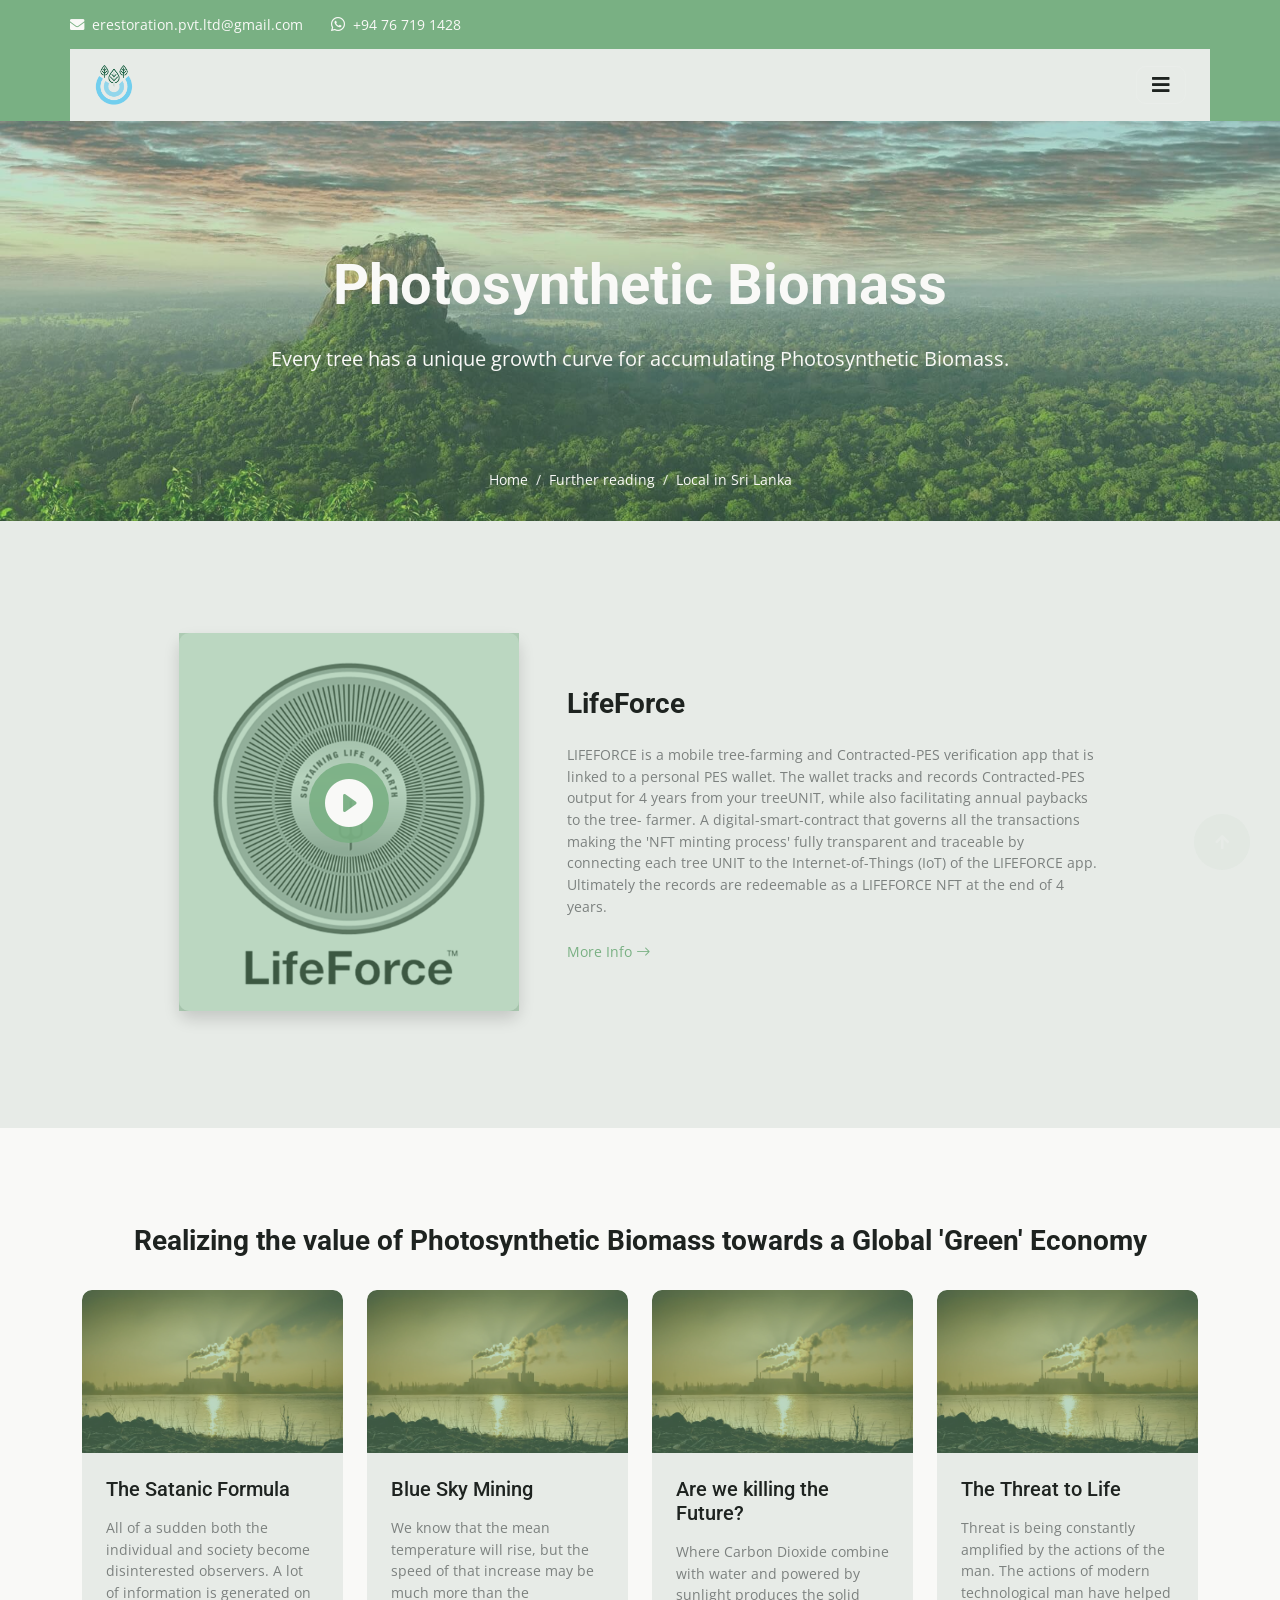
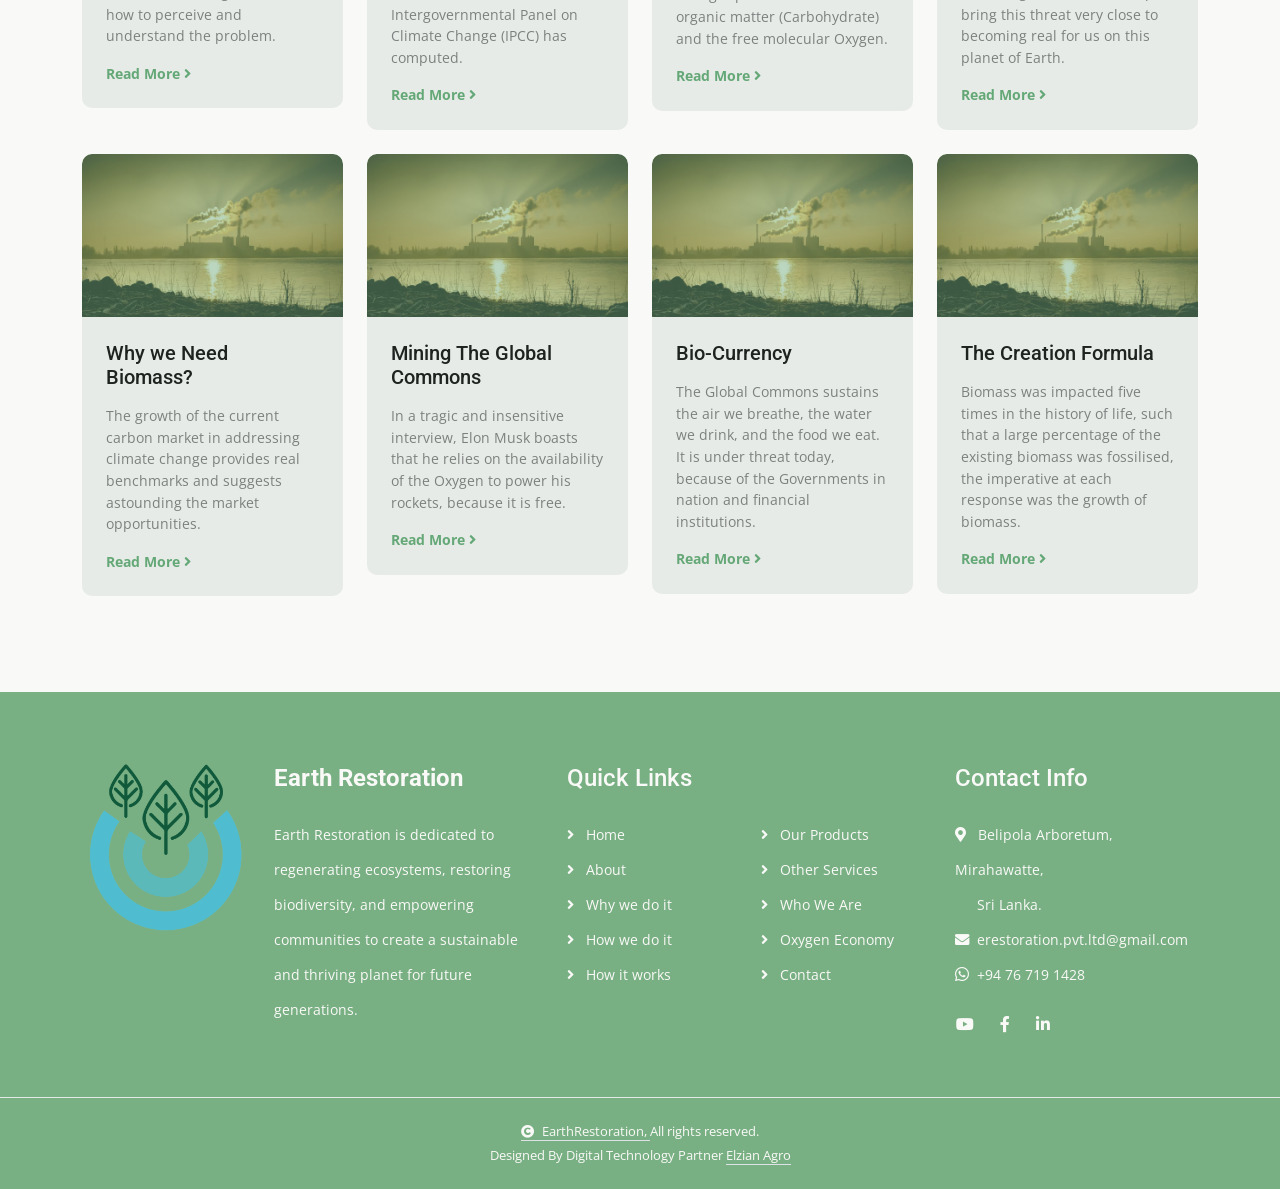
<file: local.html>
<!DOCTYPE html>
<html lang="en">

<head>
  <meta charset="utf-8" />
  <title>EarthRestoration</title>
  <meta content="width=device-width, initial-scale=1.0" name="viewport" />
  <meta content="" name="keywords" />
  <meta content="" name="description" />

  <link rel="icon" href="asset/img/logo.png" type="image/x-icon" />

  <!-- Google Web Fonts -->
  <link rel="preconnect" href="https://fonts.googleapis.com" />
  <link rel="preconnect" href="https://fonts.gstatic.com" crossorigin />
  <link
    href="https://fonts.googleapis.com/css2?family=Open+Sans:wght@400;500;600;700&family=Roboto:wght@400;500;700&display=swap"
    rel="stylesheet" />

  <!-- Icon Font Stylesheet -->
  <link rel="stylesheet" href="https://use.fontawesome.com/releases/v5.15.4/css/all.css" />
  <link href="https://cdn.jsdelivr.net/npm/bootstrap-icons@1.4.1/font/bootstrap-icons.css" rel="stylesheet" />

  <!-- Libraries Stylesheet -->
  <link rel="stylesheet" href="https://cdnjs.cloudflare.com/ajax/libs/animate.css/4.1.1/animate.min.css" />
  <link href="lib/animate/animate.min.css" rel="stylesheet" />
  <link href="lib/owlcarousel/assets/owl.carousel.min.css" rel="stylesheet" />
  <link href="lib/lightbox/css/lightbox.min.css" rel="stylesheet" />

  <!-- Customized Bootstrap Stylesheet -->
  <link href="css/bootstrap.min.css" rel="stylesheet" />

  <!-- Custom Stylesheet -->
  <link href="css/style.css" rel="stylesheet" />

  <!-- Swiper CSS -->
  <link rel="stylesheet" href="https://cdn.jsdelivr.net/npm/swiper@11/swiper-bundle.min.css" />
  <!-- Swiper JS -->
  <script src="https://cdn.jsdelivr.net/npm/swiper@11/swiper-bundle.min.js"></script>
</head>

<body>
  <!-- Spinner Start -->
  <div id="spinner"
    class="show bg-white position-fixed translate-middle w-100 vh-100 top-50 start-50 d-flex align-items-center justify-content-center">
    <div class="spinner-border text-primary" style="width: 3rem; height: 3rem" role="status">
      <span class="sr-only">Loading...</span>
    </div>
  </div>
  <!-- Spinner End -->

  <!-- Topbar Start -->
  <div class="container-fluid topbar bg-primary px-0 d-block">
    <div class="container px-0">
      <div class="row gx-0 align-items-center" style="height: 45px">
        <div class="col-sm-6 text-center text-lg-start mb-lg-0">
          <div class="d-flex flex-wrap d-none d-md-block">
            <a href="mailto:erestoration.pvt.ltd@gmail.com" class="text-white me-4">
              <i class="fas fa-envelope text-white me-2"></i>erestoration.pvt.ltd@gmail.com
            </a>
            <a href="https://wa.me/94767191428" target="_blank" class="text-white me-4">
              <i class="fab fa-whatsapp text-white fs-6 me-2"></i>+94 76 719 1428
            </a>
          </div>
        </div>
        <div class="col-sm-6 text-center text-lg-end">
          <div class="d-flex align-items-center justify-content-end">
            <div id="google_translate_element" class="translate-frame "></div>
          </div>
        </div>
      </div>
    </div>
  </div>
  <!-- Topbar End -->

  <!-- Navbar & Hero Start -->
  <div class="container-fluid sticky-top px-0">
    <div class="position-absolute bg-primary" style="left: 0; top: 0; width: 100%; height: 100%"></div>
    <div class="container px-0">
      <nav class="navbar navbar-expand-lg navbar-dark bg-light py-3 px-4">
        <a href="index.html" class="navbar-brand p-0">
          <img class="nav-logo" src="asset/img/logo.png" alt="Logo" />
        </a>
        <button class="navbar-toggler" type="button" data-bs-toggle="collapse" data-bs-target="#navbarCollapse">
          <span class="fa fa-bars"></span>
        </button>
        <div class="collapse navbar-collapse" id="navbarCollapse">
          <div class="navbar-nav ms-auto py-0">
            <a href="index.html#home" class="nav-item nav-link">Home</a>
            <a href="index.html#about" class="nav-item nav-link">About</a>
            <a href="index.html#why-we-do-it" class="nav-item nav-link">Why We Do It</a>
            <a href="index.html#how-we-do-it" class="nav-item nav-link">How We Do It</a>
            <a href="index.html#how-it-works" class="nav-item nav-link">How It Works</a>
            <a href="index.html#our-products" class="nav-item nav-link">Our Products</a>
            <a href="index.html#other-services" class="nav-item nav-link">Other Services</a>
            <a href="index.html#who-we-are" class="nav-item nav-link">Who We Are</a>
            <div class="nav-item dropdown">
              <a href="#" class="nav-link dropdown-toggle active" data-bs-toggle="dropdown">Further Reading</a>
              <div class="dropdown-menu m-0">
                <a href="global.html" class="dropdown-item">Global</a>
                <a href="local.html" class="dropdown-item active">Local in Sri Lanka </a>
              </div>
            </div>
            <a href="oxygen-economy.html" class="nav-item nav-link">Oxygen Economy</a>
          </div>
        </div>
      </nav>
    </div>
  </div>
  <!-- Navbar & Hero End -->

  <!-- Header Start -->
  <div class="hero-wrapper">
    <div class="swiper mySwiper position-absolute w-100 h-100">
      <div class="swiper-wrapper">
        <div class="swiper-slide bg-breadcrumb"
          style="background-image: url('asset/img/further-reading/local-cover-1.jpg')">
          <div class="bg-breadcrumb-single"></div>
          <div class="d-flex flex-column justify-content-center align-items-center h-100 position-relative">
            <div class="container text-center" style="max-width: 900px; z-index: 10">
              <h4 class="text-white display-4 mb-4 wow fadeInUp" data-wow-delay="0.1s">Photosynthetic Biomass</h4>
              <p class="text-white fs-5 wow fadeInUp" data-wow-delay="0.2s">
                Every tree has a unique growth curve for accumulating Photosynthetic Biomass.
              </p>
            </div>

            <div class="position-absolute w-100 wow fadeInUp" data-wow-delay="0.3s" style="bottom: 30px; z-index: 10">
              <ol class="breadcrumb justify-content-center mb-0">
                <li class="breadcrumb-item text-white"><a class="text-white" href="index.html">Home</a></li>
                <li class="breadcrumb-item text-white">
                  <a class="text-white" href="#">Further reading</a>
                </li>
                <li class="breadcrumb-item text-white">Local in Sri Lanka</li>
              </ol>
            </div>
          </div>
        </div>

        <div class="swiper-slide bg-breadcrumb"
          style="background-image: url('asset/img/further-reading/local-cover-2.webp')">
          <div class="bg-breadcrumb-single"></div>

          <div class="d-flex flex-column justify-content-center align-items-center h-100 position-relative">
            <div class="container text-center" style="max-width: 900px; z-index: 10">
              <h4 class="text-white display-4 mb-4">Photosynthetic Biomass</h4>
              <p class="text-white fs-5">
                Photosynthetic biomass is the only production system that maintains the Oxygen concentration
                on our planet.
              </p>
            </div>

            <div class="position-absolute w-100" style="bottom: 30px; z-index: 10">
              <ol class="breadcrumb justify-content-center mb-0">
                <li class="breadcrumb-item text-white"><a class="text-white" href="index.html">Home</a></li>
                <li class="breadcrumb-item text-white">
                  <a class="text-white" href="#">Further reading</a>
                </li>
                <li class="breadcrumb-item text-white">Local in Sri Lanka</li>
              </ol>
            </div>
          </div>
        </div>

        <div class="swiper-slide bg-breadcrumb"
          style="background-image: url('asset/img/further-reading/local-cover-3.jpeg')">
          <div class="bg-breadcrumb-single"></div>

          <div class="d-flex flex-column justify-content-center align-items-center h-100 position-relative">
            <div class="container text-center" style="max-width: 900px; z-index: 10">
              <h4 class="text-white display-4 mb-4">Photosynthetic Biomass</h4>
              <p class="text-white fs-5">
                All of the Photosynthetic Biomass in the biosphere put together would make up a surface area
                of around 4.3 times the size of our planet.
              </p>
            </div>

            <div class="position-absolute w-100" style="bottom: 30px; z-index: 10">
              <ol class="breadcrumb justify-content-center mb-0">
                <li class="breadcrumb-item text-white"><a class="text-white" href="index.html">Home</a></li>
                <li class="breadcrumb-item text-white">
                  <a class="text-white" href="#">Further reading</a>
                </li>
                <li class="breadcrumb-item text-white">Local in Sri Lanka</li>
              </ol>
            </div>
          </div>
        </div>

        <div class="swiper-slide bg-breadcrumb"
          style="background-image: url('asset/img/further-reading/local-cover-4.jpg')">
          <div class="bg-breadcrumb-single"></div>

          <div class="d-flex flex-column justify-content-center align-items-center h-100 position-relative">
            <div class="container text-center" style="max-width: 900px; z-index: 10">
              <h4 class="text-white display-4 mb-4">Photosynthetic Biomass</h4>
              <p class="text-white fs-5">
                Photosynthetic Biomass can be likened to the 'living skin' of the planet
              </p>
            </div>

            <div class="position-absolute w-100" style="bottom: 30px; z-index: 10">
              <ol class="breadcrumb justify-content-center mb-0">
                <li class="breadcrumb-item text-white"><a class="text-white" href="index.html">Home</a></li>
                <li class="breadcrumb-item text-white">
                  <a class="text-white" href="#">Further reading</a>
                </li>
                <li class="breadcrumb-item text-white">Local in Sri Lanka</li>
              </ol>
            </div>
          </div>
        </div>
      </div>
      <!-- <div class="swiper-pagination"></div> -->
    </div>
  </div>
  <!-- Header End -->

  <section class="further-reading py-5 bg-light">
    <div class="container-fluid py-5">
      <div class="container">
        <div class="row g-5 py-3 align-items-center justify-content-center">
          <div class="col-lg-4 order-2 order-lg-1 wow fadeInLeft">
            <div class="position-relative overlay-wrapper">
              <img src="asset/img/further-reading/life-force.png" alt="Video 1" class="w-100 rounded shadow" />
              <div class="color-overlay"></div>

              <!-- Animated play icon -->
              <div class="position-absolute pulse-ring"
                style="top: 45%; left: 50%; transform: translate(-50%, -50%); cursor: pointer;" data-bs-toggle="modal"
                data-bs-target="#videoModal" data-video-url="https://www.youtube.com/embed/FTFs8sihmvU">
                <i class="bi bi-play-circle-fill text-white" style="font-size: 3rem"></i>
              </div>

            </div>
          </div>

          <div class="col-lg-6 order-1 order-lg-2 wow fadeInLeft">
            <h1 class="display-5 text-dark fs-3 mb-4">LifeForce</h1>
            <p class="text-muted mb-4 text-justify-md ">
              LIFEFORCE is a mobile tree-farming and Contracted-PES verification app that is linked to a
              personal PES wallet. The wallet tracks and records Contracted-PES output for 4 years from your
              treeUNIT, while also facilitating annual paybacks to the tree- farmer. A
              digital-smart-contract that governs all the transactions making the 'NFT minting process'
              fully transparent and traceable by connecting each tree UNIT to the Internet-of-Things (IoT)
              of the LIFEFORCE app. Ultimately the records are redeemable as a LIFEFORCE NFT at the end of 4
              years.

            </p>

            <a href="#" class="text-primary text-decoration-none">
              More Info <i class="bi bi-arrow-right"></i>
            </a>
          </div>
        </div>
      </div>
    </div>

    <!-- Shared Modal -->
    <div class="modal fade" id="videoModal" tabindex="-1" aria-hidden="true">
      <div class="modal-dialog modal-dialog-centered modal-lg">
        <div class="modal-content bg-black border-0">
          <div class="modal-body p-0 position-relative">
            <button type="button" class="btn-close btn-close-white position-absolute end-0 m-2" data-bs-dismiss="modal"
              aria-label="Close"></button>
            <div class="ratio ratio-16x9">
              <iframe id="videoFrame" src="" allowfullscreen allow="autoplay"></iframe>
            </div>
          </div>
        </div>
      </div>
    </div>
  </section>

  <section class="further-reading py-5 bg-white">
    <div class="container-fluid blog py-5">
      <div class="container">
        <div class="row g-4 justify-content-center h-100">
          <h1 class="display-5 text-dark text-center fs-3">
            Realizing the value of Photosynthetic Biomass towards a Global 'Green' Economy
          </h1>

          <div class="col-sm-6 col-xl-3 wow fadeInUp" data-wow-delay="0.1s">
            <div class="blog-item">
              <div class="blog-img position-relative overlay-wrapper">
                <img src="asset/img/further-reading/satanic-formula-cover.png" class="img-fluid rounded-top w-100"
                  alt="" />
                <div class="color-overlay"></div>
              </div>

              <div class="blog-content bg-light rounded-bottom p-4">
                <h4 class="text-dark mb-3 fs-5">The Satanic Formula</h4>
                <p id="less-content" class="text-muted">
                  All of a sudden both the individual and society become disinterested observers. A lot of
                  information is generated on how to perceive and understand the problem.
                </p>

                <a href="blogs/global/satanic-formula.html" class="fw-bold text-secondary read-more-btn">Read More
                  <i class="fa fa-angle-right"></i></a>
              </div>
            </div>
          </div>

          <div class="col-sm-6 col-xl-3 wow fadeInUp" data-wow-delay="0.2s">
            <div class="blog-item h-100">
              <div class="blog-img position-relative overlay-wrapper">
                <img src="asset/img/further-reading/satanic-formula-cover.png" class="img-fluid rounded-top w-100"
                  alt="" />
                <div class="color-overlay"></div>
              </div>
              <div class="blog-content bg-light rounded-bottom p-4">
                <h4 class="text-dark mb-3 fs-5">Blue Sky Mining</h4>
                <p id="less-content" class="text-muted">
                  We know that the mean temperature will rise, but the speed of that increase may be much
                  more than the Intergovernmental Panel on Climate Change (IPCC) has computed.
                </p>

                <a href="blogs/global/satanic-formula.html" class="fw-bold text-secondary read-more-btn">Read More
                  <i class="fa fa-angle-right"></i></a>
              </div>
            </div>
          </div>

          <div class="col-sm-6 col-xl-3 wow fadeInUp" data-wow-delay="0.3s">
            <div class="blog-item">
              <div class="blog-img position-relative overlay-wrapper">
                <img src="asset/img/further-reading/satanic-formula-cover.png" class="img-fluid rounded-top w-100"
                  alt="" />
                <div class="color-overlay"></div>
              </div>
              <div class="blog-content bg-light rounded-bottom p-4">
                <h4 class="text-dark mb-3 fs-5">Are we killing the Future?</h4>
                <p id="less-content" class="text-muted">
                  Where Carbon Dioxide combine with water and powered by sunlight produces the solid organic
                  matter (Carbohydrate) and the free molecular Oxygen.
                </p>

                <a href="blogs/global/satanic-formula.html" class="fw-bold text-secondary read-more-btn">Read More
                  <i class="fa fa-angle-right"></i></a>
              </div>
            </div>
          </div>

          <div class="col-sm-6 col-xl-3 wow fadeInUp" data-wow-delay="0.4s">
            <div class="blog-item">
              <div class="blog-img position-relative overlay-wrapper">
                <img src="asset/img/further-reading/satanic-formula-cover.png" class="img-fluid rounded-top w-100"
                  alt="" />
                <div class="color-overlay"></div>
              </div>
              <div class="blog-content bg-light rounded-bottom p-4">
                <h4 class="text-dark mb-3 fs-5">The Threat to Life</h4>
                <p id="less-content" class="text-muted">
                  Threat is being constantly amplified by the actions of the man. The actions of modern
                  technological man have helped bring this threat very close to becoming real for us on this
                  planet of Earth.
                </p>

                <a href="blogs/global/satanic-formula.html" class="fw-bold text-secondary read-more-btn">Read More
                  <i class="fa fa-angle-right"></i></a>
              </div>
            </div>
          </div>

          <div class="col-sm-6 col-xl-3 wow fadeInUp" data-wow-delay="0.1s">
            <div class="blog-item">
              <div class="blog-img position-relative overlay-wrapper">
                <img src="asset/img/further-reading/satanic-formula-cover.png" class="img-fluid rounded-top w-100"
                  alt="" />
                <div class="color-overlay"></div>
              </div>
              <div class="blog-content bg-light rounded-bottom p-4">
                <h4 class="text-dark mb-3 fs-5">Why we Need Biomass?</h4>
                <p id="less-content" class="text-muted">
                  The growth of the current carbon market in addressing climate change provides real
                  benchmarks and suggests astounding the market opportunities.
                </p>

                <a href="blogs/global/satanic-formula.html" class="fw-bold text-secondary read-more-btn">Read More
                  <i class="fa fa-angle-right"></i></a>
              </div>
            </div>
          </div>

          <div class="col-sm-6 col-xl-3 wow fadeInUp" data-wow-delay="0.2s">
            <div class="blog-item">
              <div class="blog-img position-relative overlay-wrapper">
                <img src="asset/img/further-reading/satanic-formula-cover.png" class="img-fluid rounded-top w-100"
                  alt="" />
                <div class="color-overlay"></div>
              </div>
              <div class="blog-content bg-light rounded-bottom p-4">
                <h4 class="text-dark mb-3 fs-5">Mining The Global Commons</h4>
                <p id="less-content" class="text-muted">
                  In a tragic and insensitive interview, Elon Musk boasts that he relies on the availability
                  of the Oxygen to power his rockets, because it is free.
                </p>

                <a href="blogs/global/satanic-formula.html" class="fw-bold text-secondary read-more-btn">Read More
                  <i class="fa fa-angle-right"></i></a>
              </div>
            </div>
          </div>

          <div class="col-sm-6 col-xl-3 wow fadeInUp" data-wow-delay="0.3s">
            <div class="blog-item">
              <div class="blog-img position-relative overlay-wrapper">
                <img src="asset/img/further-reading/satanic-formula-cover.png" class="img-fluid rounded-top w-100"
                  alt="" />
                <div class="color-overlay"></div>
              </div>
              <div class="blog-content bg-light rounded-bottom p-4">
                <h4 class="text-dark mb-3 fs-5">Bio-Currency</h4>
                <p id="less-content" class="text-muted">
                  The Global Commons sustains the air we breathe, the water we drink, and the food we eat.
                  It is under threat today, because of the Governments in nation and financial institutions.
                </p>

                <a href="blogs/global/satanic-formula.html" class="fw-bold text-secondary read-more-btn">Read More
                  <i class="fa fa-angle-right"></i></a>
              </div>
            </div>
          </div>

          <div class="col-sm-6 col-xl-3 wow fadeInUp" data-wow-delay="0.4s">
            <div class="blog-item">
              <div class="blog-img position-relative overlay-wrapper">
                <img src="asset/img/further-reading/satanic-formula-cover.png" class="img-fluid rounded-top w-100"
                  alt="" />
                <div class="color-overlay"></div>
              </div>
              <div class="blog-content bg-light rounded-bottom p-4">
                <h4 class="text-dark mb-3 fs-5">The Creation Formula</h4>
                <p id="less-content" class="text-muted">
                  Biomass was impacted five times in the history of life, such that a large percentage of
                  the existing biomass was fossilised, the imperative at each response was the growth of
                  biomass.
                </p>

                <a href="blogs/global/satanic-formula.html" class="fw-bold text-secondary read-more-btn">Read More
                  <i class="fa fa-angle-right"></i></a>
              </div>
            </div>
          </div>
        </div>
      </div>
    </div>
  </section>

  <!-- Footer Start -->
  <div class="container-fluid footer bg-primary pt-4">
    <div class="container py-5">
      <div class="row g-5">
        <div class="col-md-6 col-lg-6 col-xl-5">
          <div class="footer-item d-flex flex-column">
            <div class="footer-item">
              <div class="row">
                <div class="col-lg-5">
                  <img src="asset/img/logo.png" alt="logo" class="w-100" />
                </div>
                <div class="col-lg-7">
                  <h4 class="text-white mb-4 fw-bold">Earth Restoration</h4>
                  <p class="mb-3 text-white">
                    Earth Restoration is dedicated to regenerating ecosystems, restoring biodiversity, and
                    empowering communities to create a sustainable and thriving planet for future
                    generations.
                  </p>
                </div>
              </div>
            </div>
          </div>
        </div>

        <div class="col-md-6 col-lg-6 col-xl-4">
          <div class=" ">
            <h4 class="text-white mb-4">Quick Links</h4>
            <div class="row g-5">
              <div class="col-6 footer-item d-flex flex-column">
                <a href="index.html#home" class="text-white"><i class="fas fa-angle-right me-2 text-white"></i> Home</a>
                <a href="index.html#about" class="text-white"><i class="fas fa-angle-right me-2 text-white"></i>
                  About</a>
                <a href="index.html#why-we-do-it" class="text-white"><i class="fas fa-angle-right me-2 text-white"></i>
                  Why we do it</a>
                <a href="index.html#how-we-do-it" class="text-white"><i class="fas fa-angle-right me-2 text-white"></i>
                  How we do it</a>
                <a href="index.html#how-it-works" class="text-white"><i class="fas fa-angle-right me-2 text-white"></i>
                  How it works</a>
              </div>
              <div class="col-6 footer-item d-flex flex-column">
                <a href="index.html#our-products" class="text-white"><i class="fas fa-angle-right me-2 text-white"></i>
                  Our Products</a>
                <a href="index.html#other-services" class="text-white"><i
                    class="fas fa-angle-right me-2 text-white"></i> Other Services</a>
                <a href="index.html#who-we-are" class="text-white"><i class="fas fa-angle-right me-2 text-white"></i>
                  Who We Are</a>

                <a href="oxygen-economy.html" class="text-white"><i class="fas fa-angle-right me-2 text-white"></i>
                  Oxygen Economy</a>
                <a href="index.html#contact" class="text-white"><i class="fas fa-angle-right me-2 text-white"></i>
                  Contact</a>
              </div>
            </div>
          </div>
        </div>

        <div class="col-md-6 col-lg-6 col-xl-3">
          <div class="footer-item d-flex flex-column">
            <h4 class="text-white mb-4">Contact Info</h4>
            <a href="#" class="text-white">
              <i class="fa fa-map-marker-alt me-2"></i> Belipola Arboretum, Mirahawatte,<br />
              <span style="padding-left: 22px">Sri Lanka.</span>
            </a>

            <a href="mailto:erestoration.pvt.ltd@gmail.com" class="text-white">
              <i class="fas fa-envelope me-2"></i>erestoration.pvt.ltd@gmail.com
            </a>
            <a href="https://wa.me/94767191428" target="_blank" class="text-white me-4">
              <i class="fab fa-whatsapp text-white fs-6 me-2"></i>+94 76 719 1428
            </a>
            <div class="d-flex align-items-center mt-2">
              <a href="https://www.youtube.com/channel/UCL5dFM7Kr1dMapzjSJExftg?view_as=subscriber" target="_blank"
                class="btn nav-fill" style="padding-left: 0"><i class="fab fa-youtube text-white"></i></a>
              <a href="https://www.facebook.com/profile.php?id=100045842366453" target="_blank" class="btn nav-fill"><i
                  class="fab fa-facebook-f text-white"></i></a>
              <a href="https://www.linkedin.com/company/earth-restoration/" target="_blank" class="btn nav-fill"><i
                  class="fab fa-linkedin-in text-white"></i></a>
            </div>
          </div>
        </div>
      </div>
    </div>
  </div>
  <!-- Footer End -->

  <!-- Copyright Start -->
  <div class="container-fluid copyright bg-primary py-4">
    <div class="container text-center">
      <p class="mb-1 text-white" style="font-size: 13px">
        <a href="#home" class="border-bottom text-white">
          <i class="fas fa-copyright text-white me-2"></i>EarthRestoration,
        </a>
        All rights reserved.
      </p>
      <p class="mb-0 text-white" style="font-size: 13px">
        Designed By Digital Technology Partner
        <a class="border-bottom text-white" href="https://agro.elzian.com/" target="_blank">Elzian Agro</a>
      </p>
    </div>
  </div>
  <!-- Copyright End -->

  <!-- Back to Top -->
  <a href="#" class="btn btn-primary btn-lg-square back-to-top text-white"><i class="fa fa-arrow-up"></i></a>

  <!-- JavaScript Libraries -->
  <script src="https://ajax.googleapis.com/ajax/libs/jquery/3.6.4/jquery.min.js"></script>
  <script src="https://cdn.jsdelivr.net/npm/bootstrap@5.0.0/dist/js/bootstrap.bundle.min.js"></script>
  <script src="lib/wow/wow.min.js"></script>
  <script src="lib/easing/easing.min.js"></script>
  <script src="lib/waypoints/waypoints.min.js"></script>
  <script src="lib/counterup/counterup.min.js"></script>
  <script src="lib/owlcarousel/owl.carousel.min.js"></script>
  <script src="lib/lightbox/js/lightbox.min.js"></script>

  <!-- Custom Javascript -->
  <script src="js/main.js"></script>

  <script>
    const swiper = new Swiper(".mySwiper", {
      loop: true,
      autoplay: {
        delay: 4000,
        disableOnInteraction: false,
      },
      pagination: {
        el: ".swiper-pagination",
        clickable: true,
        bulletClass: "swiper-pagination-bullet-line",
        bulletActiveClass: "swiper-pagination-bullet-line-active",
      },
    });
  </script>
</body>

</html>
</file>
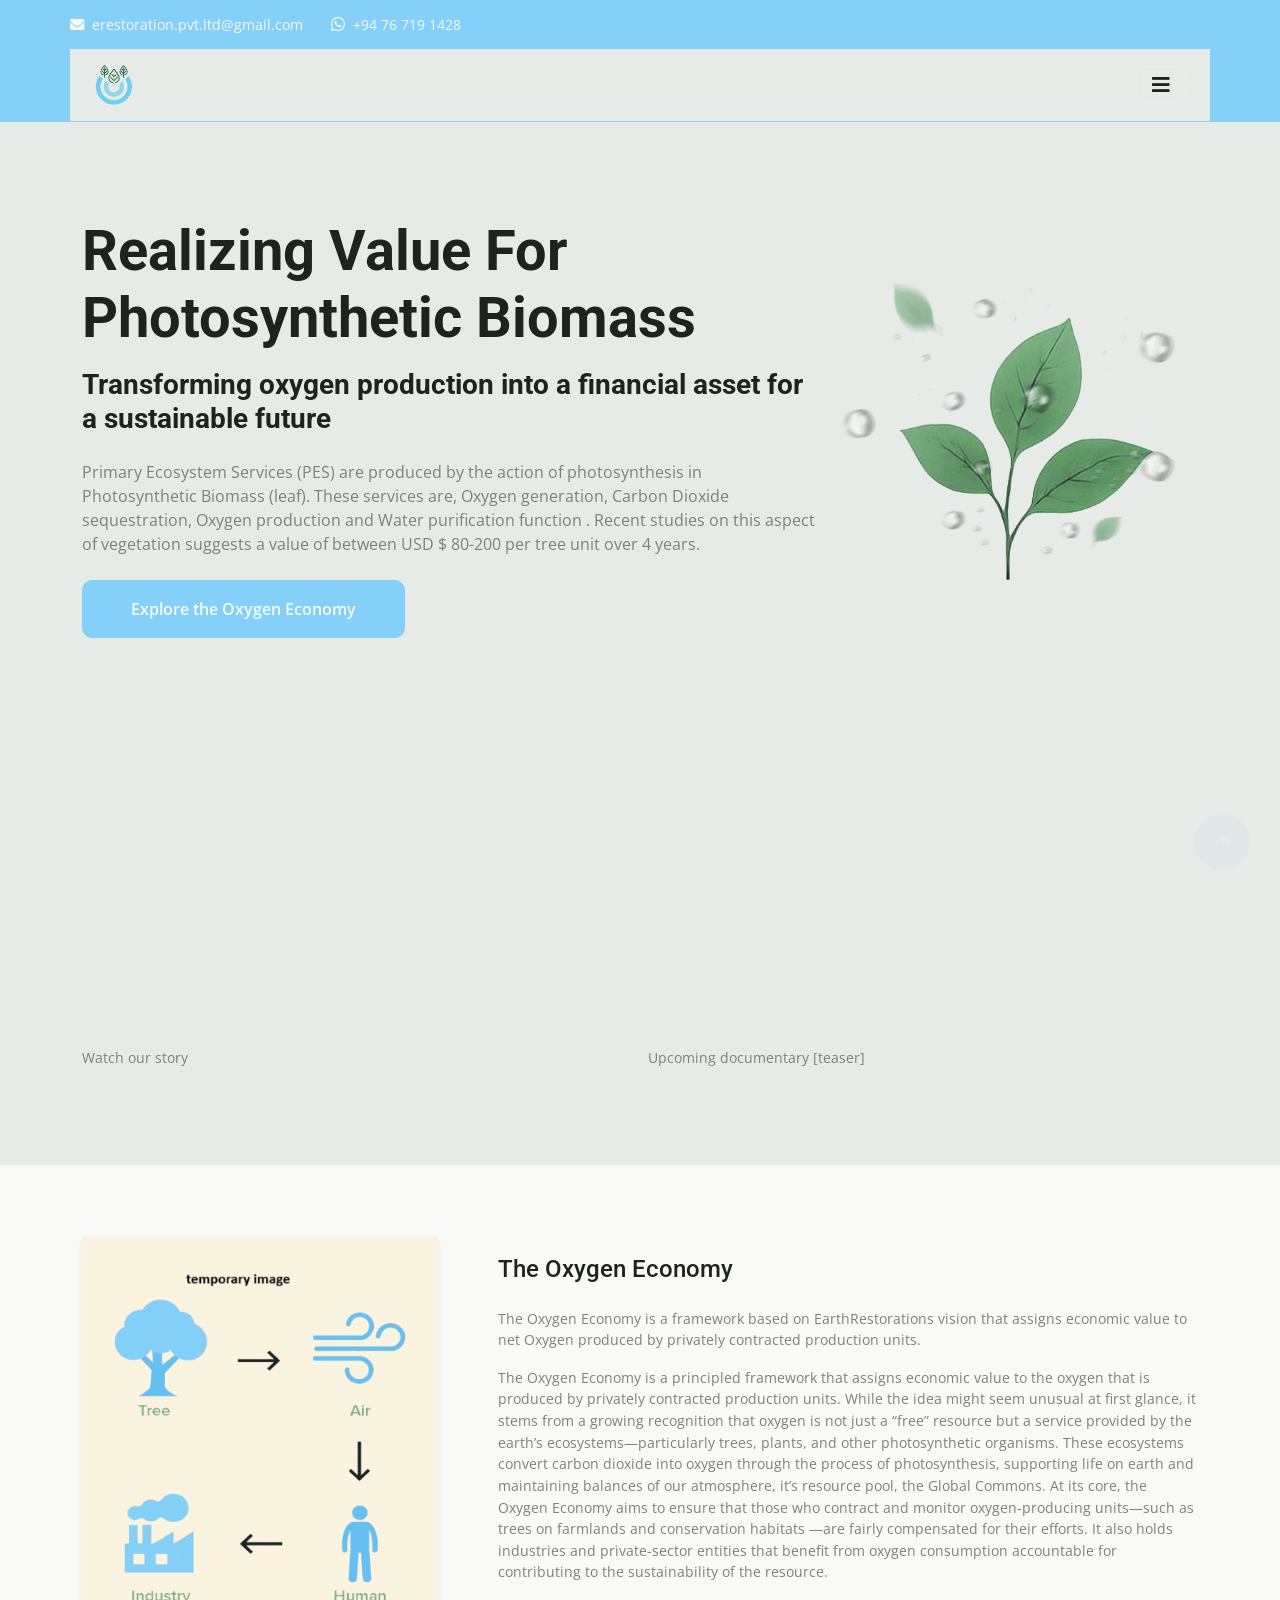
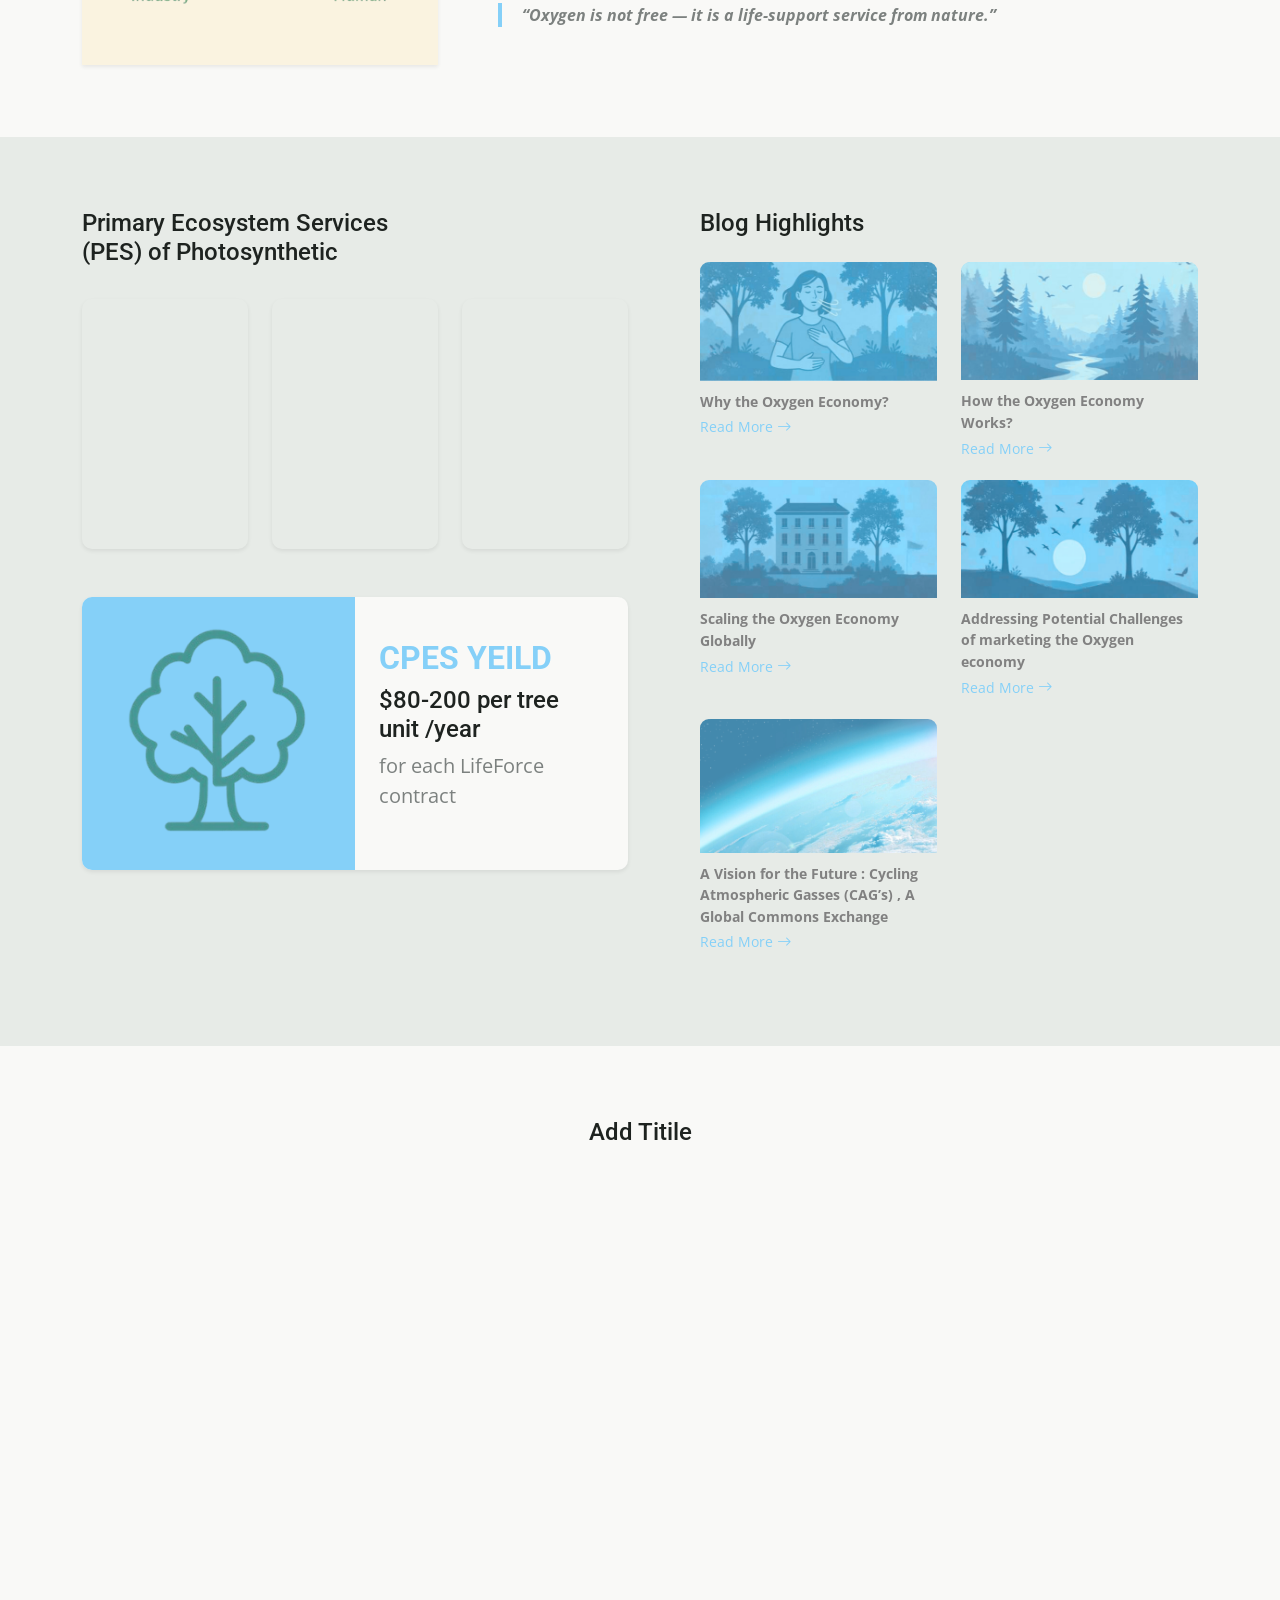
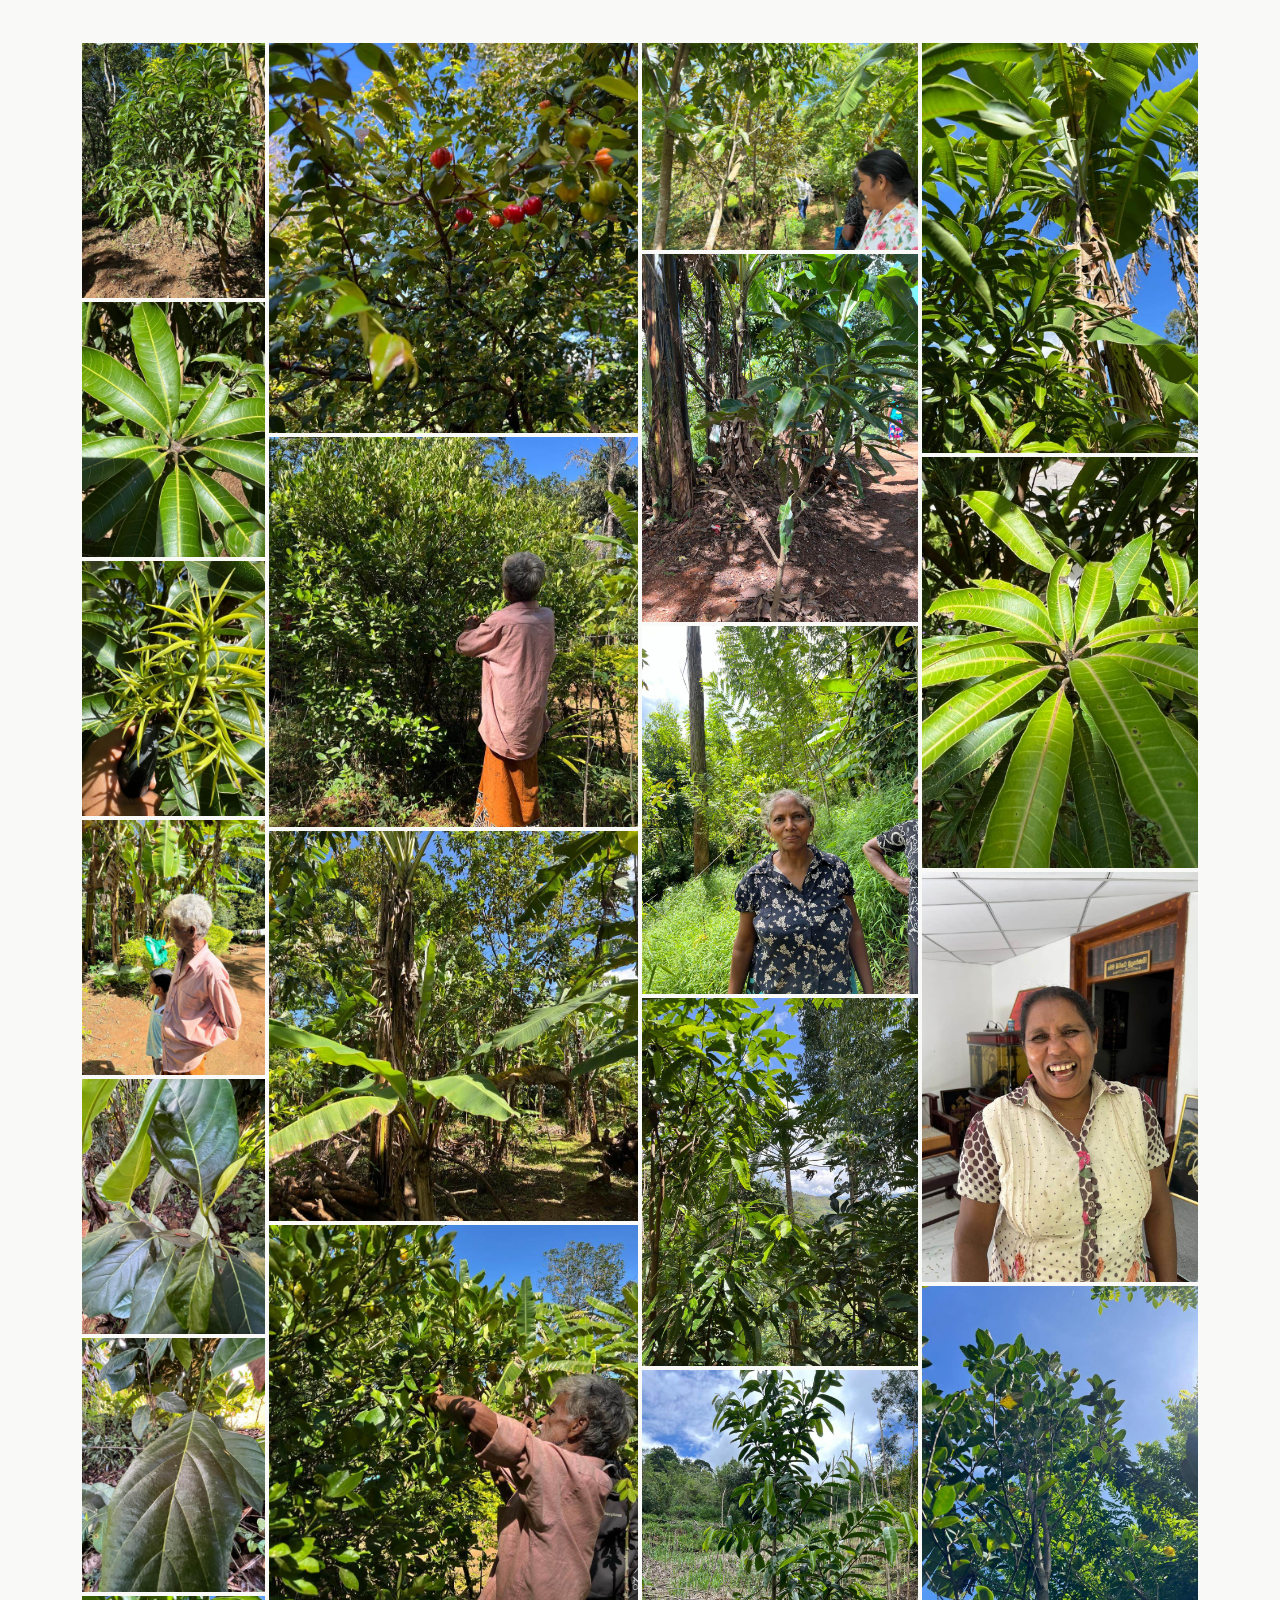
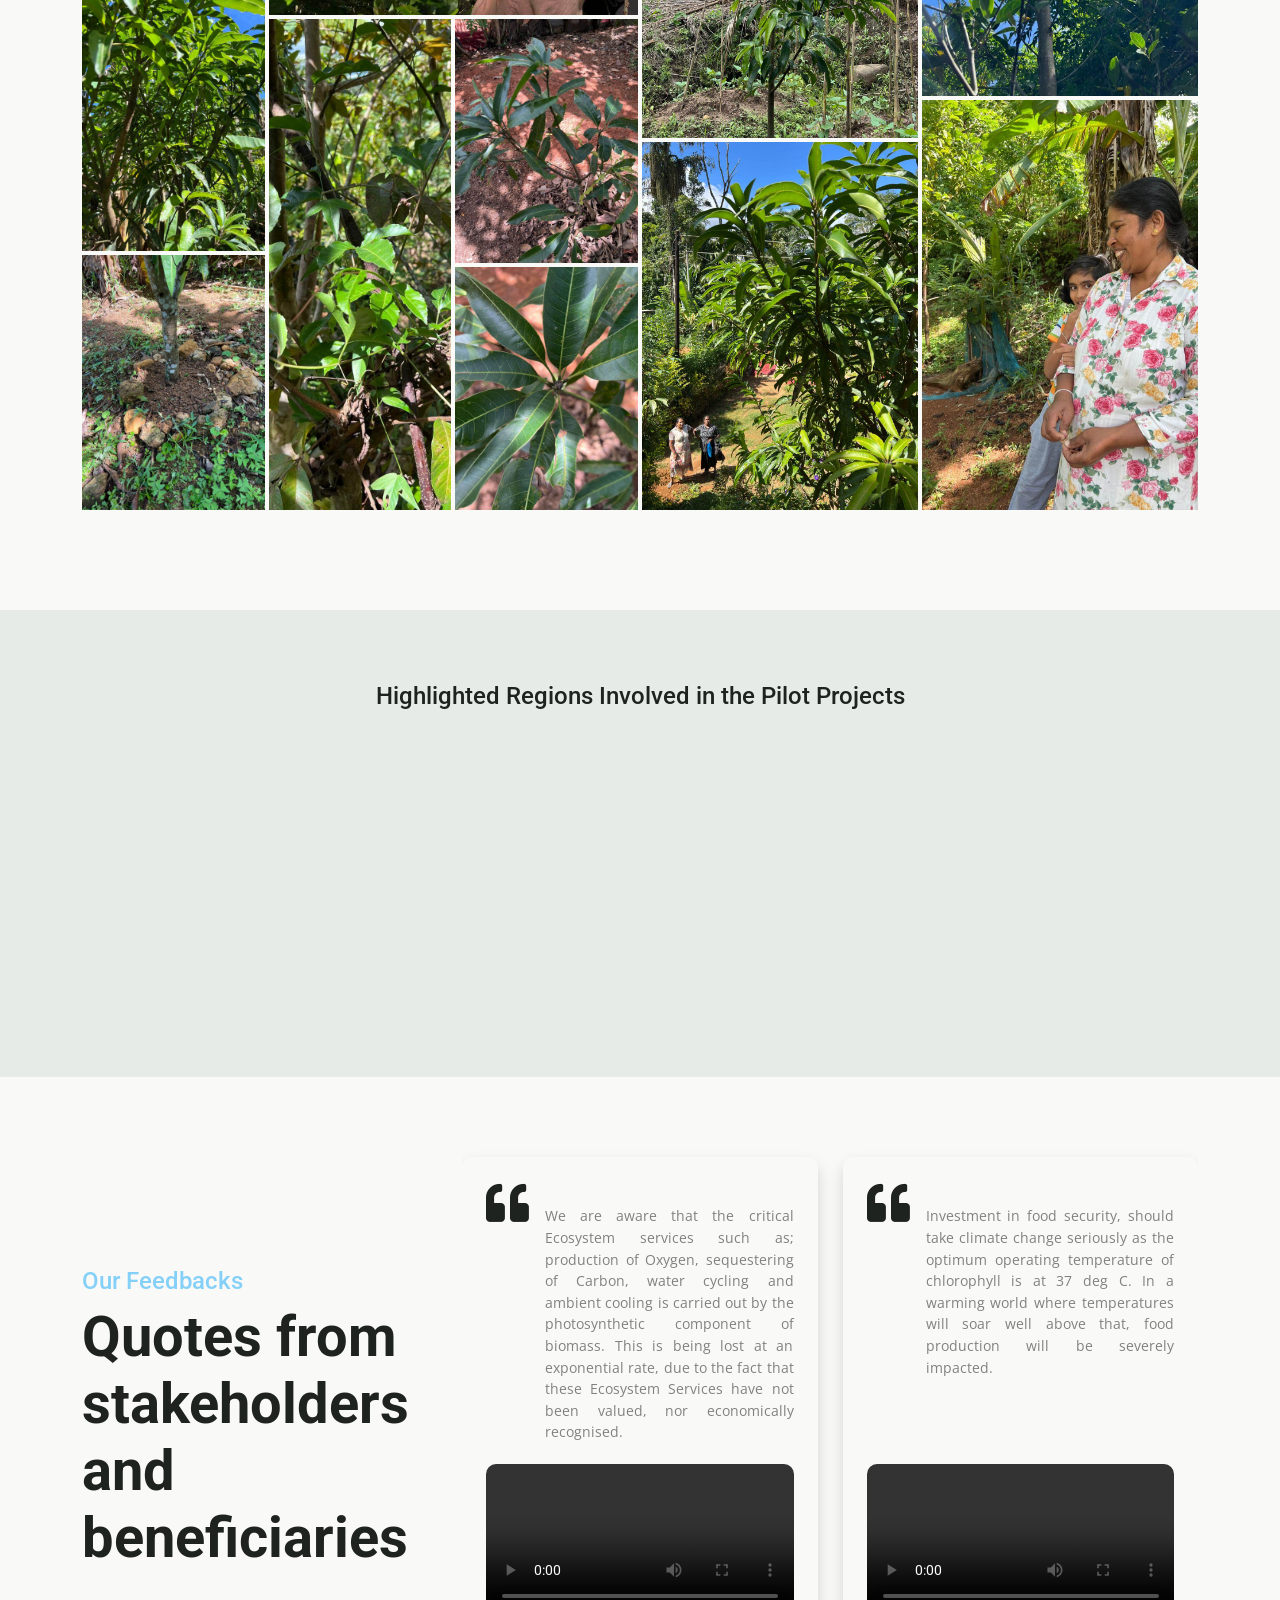
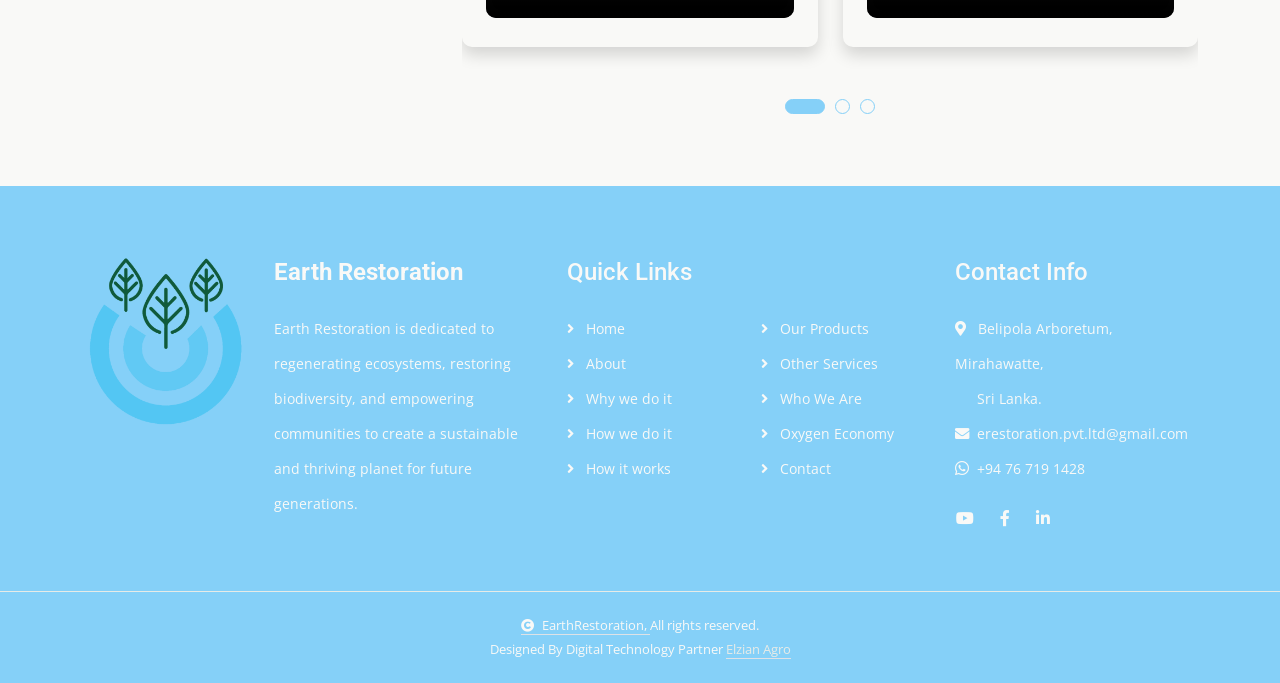
<file: oxygen-economy.html>
<!DOCTYPE html>
<html lang="en">

<head>
  <meta charset="utf-8" />
  <title>EarthRestoration</title>
  <meta content="width=device-width, initial-scale=1.0" name="viewport" />
  <meta content="" name="keywords" />
  <meta content="" name="description" />

  <link rel="icon" href="asset/img/logo.png" type="image/x-icon" />

  <!-- Google Web Fonts -->
  <link rel="preconnect" href="https://fonts.googleapis.com" />
  <link rel="preconnect" href="https://fonts.gstatic.com" crossorigin />
  <link
    href="https://fonts.googleapis.com/css2?family=Open+Sans:wght@400;500;600;700&family=Roboto:wght@400;500;700&display=swap"
    rel="stylesheet" />

  <!-- Icon Font Stylesheet -->
  <link rel="stylesheet" href="https://use.fontawesome.com/releases/v5.15.4/css/all.css" />
  <link href="https://cdn.jsdelivr.net/npm/bootstrap-icons@1.4.1/font/bootstrap-icons.css" rel="stylesheet" />

  <!-- Libraries Stylesheet -->
  <link rel="stylesheet" href="https://cdnjs.cloudflare.com/ajax/libs/animate.css/4.1.1/animate.min.css" />
  <link href="lib/animate/animate.min.css" rel="stylesheet" />
  <link href="lib/owlcarousel/assets/owl.carousel.min.css" rel="stylesheet" />
  <link href="lib/lightbox/css/lightbox.min.css" rel="stylesheet" />

  <!-- Customized Bootstrap Stylesheet -->
  <link href="css/bootstrap.min.css" rel="stylesheet" />

  <!-- Custom Stylesheet -->
  <link href="css/style.css" rel="stylesheet" />
</head>

<body class="oxygen-economy-page">
  <!-- Spinner Start -->
  <div id="spinner"
    class="show bg-white position-fixed translate-middle w-100 vh-100 top-50 start-50 d-flex align-items-center justify-content-center">
    <div class="spinner-border text-primary" style="width: 3rem; height: 3rem" role="status">
      <span class="sr-only">Loading...</span>
    </div>
  </div>
  <!-- Spinner End -->

  <!-- Topbar Start -->
  <div class="container-fluid topbar bg-blue px-0 d-block">
    <div class="container px-0">
      <div class="row gx-0 align-items-center" style="height: 45px">
        <div class="col-sm-6 text-center text-lg-start mb-lg-0">
          <div class="d-flex flex-wrap d-none d-md-block">
            <a href="mailto:erestoration.pvt.ltd@gmail.com" class="text-white me-4">
              <i class="fas fa-envelope text-white me-2"></i>erestoration.pvt.ltd@gmail.com
            </a>
            <a href="https://wa.me/94767191428" target="_blank" class="text-white me-4">
              <i class="fab fa-whatsapp text-white fs-6 me-2"></i>+94 76 719 1428
            </a>
          </div>
        </div>
        <div class="col-sm-6 text-center text-lg-end">
          <div class="d-flex align-items-center justify-content-end">
            <div id="google_translate_element" class="translate-frame "></div>
          </div>
        </div>
      </div>
    </div>
  </div>
  <!-- Topbar End -->

  <!-- Navbar & Hero Start -->
  <div class="container-fluid sticky-top px-0">
    <div class="position-absolute bg-blue" style="left: 0; top: 0; width: 100%; height: 100%"></div>
    <div class="container px-0">
      <nav class="navbar navbar-expand-lg navbar-dark bg-light py-3 px-4">
        <a href="index.html" class="navbar-brand p-0">
          <img class="nav-logo" src="asset/img/logo.png" alt="Logo" />
        </a>
        <button class="navbar-toggler" type="button" data-bs-toggle="collapse" data-bs-target="#navbarCollapse">
          <span class="fa fa-bars"></span>
        </button>
        <div class="collapse navbar-collapse" id="navbarCollapse">
          <div class="navbar-nav ms-auto py-0">
            <a href="index.html#home" class="nav-item nav-link">Home</a>
            <a href="index.html#about" class="nav-item nav-link">About</a>
            <a href="index.html#why-we-do-it" class="nav-item nav-link">Why We Do It</a>
            <a href="index.html#how-we-do-it" class="nav-item nav-link">How We Do It</a>
            <a href="index.html#how-it-works" class="nav-item nav-link">How It Works</a>
            <a href="index.html#our-products" class="nav-item nav-link">Our Products</a>
            <a href="index.html#other-services" class="nav-item nav-link">Other Services</a>
            <a href="index.html#who-we-are" class="nav-item nav-link">Who We Are</a>
            <div class="nav-item dropdown">
              <a href="#" class="nav-link dropdown-toggle" data-bs-toggle="dropdown">Further Reading</a>
              <div class="dropdown-menu m-0">
                <a href="global.html" class="dropdown-item">Global</a>
                <a href="local.html" class="dropdown-item">Local in Sri Lanka </a>
              </div>
            </div>
            <a href="oxygen-economy.html" class="nav-item nav-link active">Oxygen Economy</a>
          </div>
        </div>
      </nav>
    </div>
  </div>
  <!-- Navbar & Hero End -->

  <section class="oxygen-economy py-5 bg-light" style="border-top: 1px solid #85d0f8">
    <div class="container-fluid">
      <div class="container py-5">
        <div class="row align-items-center pb-5">
          <div class="col-lg-8 wow fadeInLeft">
            <h1 class="display-4 text-capitalize text-dark mb-3">
              Realizing value for<br />
              Photosynthetic Biomass
            </h1>
            <h1 class="display-5 text-dark mb-4 fs-3">
              Transforming oxygen production into a financial asset for a sustainable future
            </h1>
            <p class="fs-6 mb-4 text-muted text-justify-sm">
              Primary Ecosystem Services (PES) are produced by the action of photosynthesis in
              Photosynthetic Biomass (leaf). These services are, Oxygen generation, Carbon Dioxide
              sequestration, Oxygen production and Water purification function . Recent studies on this
              aspect of vegetation suggests a value of between USD $ 80-200 per tree unit over 4 years.
            </p>
            <div class="d-flex flex-wrap flex-column flex-sm-row gap-2">
              <a class="btn btn-secondary rounded-sm py-3 px-5 text-white btn-matched" href="#oxygen-economy">Explore
                the Oxygen Economy</a>
            </div>


            <div class="modal fade" id="videoModal" tabindex="-1" aria-labelledby="videoModalLabel" aria-hidden="true">
              <div class="modal-dialog modal-dialog-centered modal-lg">
                <div class="modal-content">
                  <div class="modal-body p-0">
                    <div class="ratio ratio-16x9">
                      <iframe id="youtubePlayer" src="https://www.youtube.com/embed/U3Lj6T_WNkA" title="YouTube video"
                        allow="autoplay; encrypted-media" allowfullscreen></iframe>
                    </div>
                  </div>
                </div>
              </div>
            </div>
          </div>

          <div class="col-lg-4 text-center pt-0 pt-lg-0 text-sm-center text-md-start wow fadeInRight">
            <img src="asset/img/oxygen-economy/leaves.png" alt="home-1" class="img-fluid" />
          </div>
        </div>

        <div class="row g-3 pt-5">
          <div class="col-lg-6">
            <div class="ratio ratio-16x9">
              <iframe src="https://www.youtube.com/embed/U3Lj6T_WNkA" title="YouTube video" allowfullscreen>
              </iframe>
            </div>
            <p class="text-muted pt-1 mb-0">Watch our story</p>
          </div>
          <div class="col-lg-6">
            <div class="ratio ratio-16x9">
              <iframe src="https://www.youtube.com/embed/bMvNzUz3ehw" title="YouTube video" allowfullscreen>
              </iframe>
            </div>
            <p class="text-muted pt-1 mb-0">Upcoming documentary [teaser]</p>
          </div>
        </div>
      </div>
    </div>
  </section>

  <section class="oxygen-economy py-5 bg-white">
    <div class="container-fluid">
      <div class="container py-4">
        <div class="row align-items-center">
          <div class="col-lg-4 order-2 order-lg-1 pt-4 pt-lg-0 wow fadeInUp" data-wow-delay="0.1s">
            <img src="asset/img/oxygen-economy/oxyge-flow.png" alt="Oxygen Flow" class="shadow-sm"
              style="max-width: 100%; height: auto" />

          </div>

          <div class="col-lg-8 order-1 order-lg-2 ps-0 ps-lg-5 wow fadeInUp" data-wow-delay="0.2s">
            <h4 class="text-dark mb-4">The Oxygen Economy</h4>

            <p class="text-muted text-justify-lg">
              The Oxygen Economy is a framework based on EarthRestorations vision that assigns economic
              value to net Oxygen produced by privately contracted production units.
            </p>
            <p class="text-muted text-justify-lg">
              The Oxygen Economy is a principled framework that assigns economic value to the oxygen that is
              produced by privately contracted production units. While the idea might seem unusual at first
              glance, it stems from a growing recognition that oxygen is not just a “free” resource but a
              service provided by the earth’s ecosystems—particularly trees, plants, and other
              photosynthetic organisms. These ecosystems convert carbon dioxide into oxygen through the
              process of photosynthesis, supporting life on earth and maintaining balances of our
              atmosphere, it’s resource pool, the Global Commons. At its core, the Oxygen Economy aims to
              ensure that those who contract and monitor oxygen-producing units—such as trees on farmlands
              and conservation habitats —are fairly compensated for their efforts. It also holds industries
              and private-sector entities that benefit from oxygen consumption accountable for contributing
              to the sustainability of the resource.
            </p>
            <blockquote class="text-muted fw-bold fs-6 text-justify-sm" style="
                  margin: 20px 0;
                  padding-left: 20px;
                  font-style: italic;
                  border-left: 4px solid #85d0f8;
                ">
              “Oxygen is not free — it is a life-support service from nature.”
            </blockquote>
          </div>
        </div>
      </div>
    </div>
  </section>

  <section class="oxygen-economy py-5 bg-light">
    <div class="container-fluid">
      <div class="container py-4">
        <div class="row">
          <div class="col-lg-6">
            <div class="row g-4">
              <h4 class="text-dark wow fadeInUp">
                Primary Ecosystem Services <br />(PES) of Photosynthetic
              </h4>
              <!-- Oxygen Generation -->
              <div class="col-md-4 wow fadeInUp" data-wow-delay="0.1s">
                <div class="flip-card shadow-sm rounded-4 overflow-hidden">
                  <div class="card-inner">
                    <div class="card-front">
                      <div class="bg-white">
                        <img src="asset/img/oxygen-economy/o2.png" class="img-fluid rounded-top-4 d-block mx-auto"
                          alt="tree" style="width: 180px" />
                      </div>
                      <p class="text-dark text-center mt-3">Oxygen<br />Generation</p>
                    </div>
                    <div class="card-back p-3">
                      <p class="text-muted fs-7">
                        Trees release oxygen through photosynthesis, which is essential for sustaining all
                        aerobic life on Earth.
                      </p>
                    </div>
                  </div>
                </div>
              </div>

              <!-- CO₂ Sequestration -->
              <div class="col-md-4 wow fadeInUp" data-wow-delay="0.1s">
                <div class="flip-card shadow-sm rounded-4 overflow-hidden">
                  <div class="card-inner">
                    <div class="card-front">
                      <div class="bg-white">
                        <img src="asset/img/oxygen-economy/co2.png" class="img-fluid rounded-top-4 d-block mx-auto"
                          alt="tree" style="width: 180px" />
                      </div>
                      <p class="text-dark text-center mt-3">CO₂<br />Sequestration</p>
                    </div>
                    <div class="card-back p-3">
                      <p class="text-muted fs-7">
                        Plants absorb atmospheric CO₂, helping to reduce greenhouse gas concentrations and
                        combat climate change.
                      </p>
                    </div>
                  </div>
                </div>
              </div>

              <!-- Water Purification -->
              <div class="col-md-4 wow fadeInUp" data-wow-delay="0.3s">
                <div class="flip-card shadow-sm rounded-4 overflow-hidden">
                  <div class="card-inner">
                    <div class="card-front">
                      <div class="bg-white">
                        <img src="asset/img/oxygen-economy/water-drop.png"
                          class="img-fluid rounded-top-4 d-block mx-auto" alt="tree" style="width: 180px" />
                      </div>
                      <p class="text-dark text-center mt-3">Water<br />Purification</p>
                    </div>

                    <div class="card-back p-3">
                      <p class="text-muted fs-7">
                        Root systems and biomass help filter water and improve watershed health.
                      </p>
                    </div>
                  </div>
                </div>
              </div>
            </div>

            <div class="bg-white rounded shadow-sm mt-5 wow fadeInUp" data-wow-delay="0.3s">
              <div class="card-body p-0 d-flex flex-column rounded">
                <div class="row g-0 align-items-stretch">
                  <div class="col-sm-6">
                    <div class="h-100 w-100 bg-blue cpes-box d-flex align-items-center justify-content-center p-3">
                      <img src="asset/img/oxygen-economy/tree.png" alt="home-1" class="img-fluid" />
                    </div>
                  </div>

                  <div class="col-sm-6 d-flex flex-column justify-content-center p-4">
                    <h1 class="display-4 text-capitalize text-blue mb-2 fs-2">CPES YEILD</h1>
                    <h4 class="text-dark">
                      $80-200 per tree<br />
                      unit /year
                    </h4>
                    <p class="text-muted fs-5">
                      for each LifeForce <br />
                      contract
                    </p>
                  </div>
                </div>
              </div>
            </div>
          </div>

          <div class="col-lg-6 pt-5 pt-lg-0 divide-padding">
            <h4 class="text-dark mb-4 wow fadeInUp">Blog Highlights</h4>

            <div class="row g-4 pb-3">
              <div class="col-sm-6  wow fadeInUp" data-wow-delay="0.1s">
                <div class="bg-light rounded">
                  <img src="asset/img/oxygen-economy/why-the-oxygen-economy-blue.png" class="card-img-top"
                    alt="Why the Oxygen Economy?" style="width: 100%" />
                </div>
                <div class="card-body" style="padding: 10px 0 5px 0">
                  <p class="fw-bold mb-1">Why the Oxygen Economy?</p>

                  <a href="#" class="text-blue text-decoration-none" data-bs-toggle="modal" data-bs-target="#blogOne">
                    Read More <i class="bi bi-arrow-right"></i>
                  </a>
                </div>
              </div>

              <div class="modal fade" id="blogOne" tabindex="-1" aria-labelledby="blogModalLabel" aria-hidden="true">
                <div class="modal-dialog modal-lg">
                  <div class="modal-content bg-white">
                    <div class="modal-header">
                      <h5 class="modal-title text-dark" id="blogModalLabel">Why the Oxygen Economy?</h5>
                      <button type="button" class="btn-close" data-bs-dismiss="modal" aria-label="Close"></button>
                    </div>
                    <div class="modal-body p-4">
                      <p class="fs-7 text-muted mb-0 text-justify">
                        The Air We Breathe Is free but being rapidly degraded, its protection should be
                        valued. Its most critical component, Oxygen surrounds us, filling our lungs with
                        every breath we take. For many of us, it’s an invisible gift of nature that we take
                        for granted. But Why is this essential resource—the very foundation of life— free to
                        be exploited at present? Why could not trees, plants, and photosynthetic organisms
                        that produce oxygen have economic value ? Could those who benefit most from using
                        the resources of the Global Commons be required to contribute to its maintenance?
                        This is the idea behind the Oxygen Economy, a bold and transformative concept that
                        seeks to address environmental and social challenges in a way that is fair,
                        sustainable, and forward-thinking beyond GDP value which measures the success of our
                        societies today.
                      </p>
                    </div>
                  </div>
                </div>
              </div>

              <div class="col-sm-6 wow fadeInUp" data-wow-delay="0.2s">
                <div class="bg-light rounded bg-blue">
                  <img src="asset/img/oxygen-economy/how-the-oxygen-economy-works-blue.png" class="card-img-top"
                    alt="Why the Oxygen Economy?" style="width: 100%" />
                </div>
                <div class="card-body" style="padding: 10px 0 5px 0">
                  <p class="fw-bold mb-1">How the Oxygen Economy Works?</p>

                  <a href="#" class="text-blue text-decoration-none" data-bs-toggle="modal" data-bs-target="#blogTwo">
                    Read More <i class="bi bi-arrow-right"></i>
                  </a>
                </div>
              </div>

              <div class="modal fade" id="blogTwo" tabindex="-1" aria-labelledby="blogModalLabel" aria-hidden="true">
                <div class="modal-dialog modal-lg">
                  <div class="modal-content bg-white">
                    <div class="modal-header">
                      <h5 class="modal-title text-dark" id="blogModalLabel">
                        How the Oxygen Economy Works?
                      </h5>
                      <button type="button" class="btn-close" data-bs-dismiss="modal" aria-label="Close"></button>
                    </div>
                    <div class="modal-body p-4">
                      <p class="fs-7 text-muted mb-2 text-justify">
                        The Oxygen Economy operates on the principles of private property being valued using
                        financial tools such as Valuation guarantees, stakeholder Contracts and Insurances
                        to monetize contractually produced oxygen as a financial product . This involves
                        three key components:
                      </p>

                      <ol>
                        <li class="text-muted mb-2 fs-7 text-justify">
                          MRV Guarantee : Assigning an economic value to the oxygen produced by contracted
                          and registered units in identified geographical areas of production is based on
                          the MRV of PES productivity by trees / plants or photosynthetic organisms such as
                          Cyanobacteria.
                        </li>
                        <li class="text-muted mb-2 fs-7 text-justify">
                          Stakeholder Contracts and Compensation: Establishing formal agreements between
                          oxygen consumers (e.g., corporations / Space exploration companies ) and
                          contracted oxygen producers (e.g., farmers, Local communities) to ensure optimal
                          primary ecosystem services
                        </li>
                        <li class="text-muted mb-2 fs-7 text-justify">
                          TheFinancial Tool: The validated quantity of photosynthetic biomass is value-set
                          using ER methodology and a market peg approach, based on the concept of mining
                          oxygen from the Global Commons. For an example of how oxygen is valued in
                          practical scenarios, see
                          <a href="https://livewell.com/finance/how-much-does-home-oxygen-cost-without-insurance/"
                            target="_blank" rel="noopener" class="text-primary text-decoration-underline">oxygen cost
                            without insurance</a>.
                        </li>
                        <li class="text-muted mb-0 fs-7 text-justify">
                          Policy and Regulation: Introducing legal frameworks at a regional scale to enforce
                          accountability and prevent the exploitation of oxygen resources.The private
                          contracts would play a key role in monitoring bioregional Oxygen production,
                          ensuring compliance, and incentivizing sustainable practices to scale the Oxygen
                          economy.
                        </li>
                      </ol>
                    </div>
                  </div>
                </div>
              </div>
            </div>

            <div class="row g-4 pb-3">
              <div class="col-sm-6 wow fadeInUp" data-wow-delay="0.3s">
                <div class="bg-light rounded">
                  <img src="asset/img/oxygen-economy/scaling-the-oxygen-economy-globally-blue.png" class="card-img-top"
                    alt="blog" style="width: 100%" />
                </div>
                <div class="card-body" style="padding: 10px 0 5px 0">
                  <p class="fw-bold mb-1">Scaling the Oxygen Economy Globally</p>

                  <a href="#" class="text-blue text-decoration-none" data-bs-toggle="modal" data-bs-target="#blogThree">
                    Read More <i class="bi bi-arrow-right"></i>
                  </a>
                </div>
              </div>

              <div class="modal fade" id="blogThree" tabindex="-1" aria-labelledby="blogModalLabel" aria-hidden="true">
                <div class="modal-dialog modal-lg">
                  <div class="modal-content bg-white">
                    <div class="modal-header">
                      <h5 class="modal-title text-dark" id="blogModalLabel">
                        Scaling the Oxygen Economy Globally
                      </h5>
                      <button type="button" class="btn-close" data-bs-dismiss="modal" aria-label="Close"></button>
                    </div>
                    <div class="modal-body p-4">
                      <p class="fs-7 text-muted mb-3 text-justify">
                        While our efforts in Sri Lanka are a promising start, the true potential of the
                        Oxygen Economy lies in its ability to scale globally. Imagine a world where farmers
                        are compensated for the establishment of trees, where rural and even urban greenery
                        projects could receive funding to expand their impact for this paradigm of business.
                        Such a system would not only help combat climate change but also address economic
                        inequalities of the current GDP paradigm, by together contracting the Oxygen
                        economic asset tool to those who sustain the planet’s life-support systems.
                      </p>

                      <div class="row">
                        <div class="col-md-4">
                          <div class="ratio ratio-16x9">
                            <iframe src="https://www.youtube.com/embed/Ha9rHIsiFpU" title="Interview with Local Farmers"
                              allowfullscreen></iframe>
                          </div>
                          <p class="mt-3 text-center fw-bold">Interview with Local Farmers</p>
                        </div>
                        <div class="col-md-4">
                          <div class="ratio ratio-16x9">
                            <iframe src="https://www.youtube.com/embed/Ha9rHIsiFpU"
                              title="Sri Lankan Oxygen Economy Overview" allowfullscreen></iframe>
                          </div>
                          <p class="mt-3 text-center fw-bold">Sri Lankan Oxygen Economy Model</p>
                        </div>
                        <div class="col-md-4">
                          <div class="ratio ratio-16x9">
                            <iframe src="https://www.youtube.com/embed/Ha9rHIsiFpU"
                              title="Sri Lankan Oxygen Economy Overview" allowfullscreen></iframe>
                          </div>
                          <p class="mt-3 text-center fw-bold">Sri Lankan Oxygen Economy Model</p>
                        </div>
                      </div>
                    </div>
                  </div>
                </div>
              </div>

              <div class="col-sm-6 wow fadeInUp" data-wow-delay="0.4s">
                <div class="bg-light rounded">
                  <img
                    src="asset/img/oxygen-economy/addressing-potential-challenges-of-marketing-the-oxygen-economy-blue.png"
                    class="card-img-top" alt="blog" style="width: 100%" />
                </div>
                <div class="card-body" style="padding: 10px 0 5px 0">
                  <p class="fw-bold mb-1">
                    Addressing Potential Challenges of marketing the Oxygen economy
                  </p>

                  <a href="#" class="text-blue text-decoration-none" data-bs-toggle="modal" data-bs-target="#blogFour">
                    Read More <i class="bi bi-arrow-right"></i>
                  </a>
                </div>
              </div>

              <div class="modal fade" id="blogFour" tabindex="-1" aria-labelledby="blogModalLabel" aria-hidden="true">
                <div class="modal-dialog modal-lg">
                  <div class="modal-content bg-white">
                    <div class="modal-header">
                      <h5 class="modal-title text-dark" id="blogModalLabel">
                        Addressing Potential Challenges of marketing the Oxygen economy
                      </h5>
                      <button type="button" class="btn-close" data-bs-dismiss="modal" aria-label="Close"></button>
                    </div>
                    <div class="modal-body p-4">
                      <p class="fs-7 text-muted mb-3 text-justify">
                        Like any transformative idea, the Oxygen Economy faces potential challenges. Critics
                        may argue that assigning a monetary value to Oxygen risks commodifying a natural
                        resource that should remain freely accessible. Others may question the feasibility
                        of measuring, validating and regulating oxygen production on a global scale. These
                        concerns can be addressed by emphasizing the ethical principles behind the Oxygen
                        Economy. The goal is not to charge people for breathing but to ensure that those who
                        contribute to its sustainability profit from financial contracts for Oxygen
                        production. Additionally, such transparent systems for measuring and validating
                        oxygen production will be crucial for building trust and ensuring fairness towards
                        the vision of accounting for intergenerational wealth beyond the GDP framework that
                        exists .
                      </p>
                      <a href="https://www.sciencedirect.com/science/article/pii/S209592731830375X?via%3Dihub"
                        target="_blank" class="text-primary text-decoration-underline">The Oxygen Economy: A revolution
                        for the 21st century</a>

                      <div class="row pt-3">
                        <div class="col-md-6">
                          <div class="ratio ratio-16x9">
                            <iframe src="https://www.youtube.com/embed/U3Lj6T_WNkA" title="video"
                              allowfullscreen></iframe>
                          </div>
                        </div>
                      </div>
                    </div>
                  </div>
                </div>
              </div>
            </div>

            <div class="row g-4 pb-3">
              <div class="col-sm-6 wow fadeInUp" data-wow-delay="0.5s">
                <div class="bg-light rounded">
                  <img src="asset/img/oxygen-economy/a-vision-for-the-future-blue.jpg" class="card-img-top" alt="blog"
                    style="width: 100%" />
                </div>
                <div class="card-body" style="padding: 10px 0 5px 0">
                  <p class="fw-bold mb-1">
                    A Vision for the Future : Cycling Atmospheric Gasses (CAG’s) , A Global Commons Exchange
                  </p>

                  <a href="#" class="text-blue text-decoration-none" data-bs-toggle="modal" data-bs-target="#blogFive">
                    Read More <i class="bi bi-arrow-right"></i>
                  </a>
                </div>
              </div>

              <div class="modal fade" id="blogFive" tabindex="-1" aria-labelledby="blogModalLabel" aria-hidden="true">
                <div class="modal-dialog modal-lg">
                  <div class="modal-content bg-white">
                    <div class="modal-header">
                      <h5 class="modal-title text-dark" id="blogModalLabel">
                        A Vision for the Future : Cycling Atmospheric Gasses (CAG’s) , A Global Commons
                        Exchange
                      </h5>
                      <button type="button" class="btn-close" data-bs-dismiss="modal" aria-label="Close"></button>
                    </div>
                    <div class="modal-body p-4">
                      <p class="fs-7 text-muted mb-3">
                        <strong>The Identification and Mobilization of the Standing Global
                          Stock towards Global
                          Environmental Renewal.
                        </strong>
                      </p>
                      <p class="fs-7 text-muted mb-3 text-justify">
                        The hypothesis that 'what is unowned is unmarketed, what is unmarketed is
                        underpriced, what is underpriced is mismanaged, overused and wasted', has provided
                        the underpinning of creating a public acceptance of the sovereignty of the market
                        economy. However, a partial recognition of reality has enabled a flawed operation of
                        this dictum causing the environment to become increasingly hostile to living things. A
                        case in point is the ownership of forestlands. Where ownership was exercised, forests
                        were owned by the communities who lived in and around them, unless there was a
                        centralized command system such as organized kingdoms in which case forests were
                        owned by the king. Today governments have assumed the right of such communities.
                        Given the present Geopolitics, it is highly unlikely that any nation will surrender a
                        perceived opportunity to exercise 'ownership' - Especially if it was a resource.
                      </p>
                      <p class="fs-7 text-muted mb-3 text-justify">Following this dictum it means that all resources
                        that can be seen
                        to emanate from
                        within a given geopolitical boundary, can be claimed by that state. A classic case in
                        point is the Cycling Atmospheric Gasses (CAGs). These gasses Oxygen, Carbon
                        Dioxide, Nitrogen, and the minor gasses are all in a uniform mix in the atmosphere over
                        all nations. However, there is no equity in the recognition and evaluation of national
                        production. To set price, there will have to be recognition of the Standing Global Stock
                        (SGS) of the CAG's. All Countries have a great amount to gain in the recognition of an
                        international Ownership of the SGS. </p>
                      <p class="fs-7 text-muted mb-3 text-justify">While the global stock of CAGs has been created
                        through the advent
                        of physical and
                        biological processes before the evolution of geopolitical boundaries. The situation today
                        is that countries have well defined boundaries within which such geological and
                        biological processes operate. Current production within any such boundary can be
                        evaluated relatively easily, on a daily basis if need be, using the modern sensing
                        technologies. An example of this can be drawn from two gasses, Oxygen and Carbon
                        Dioxide.</p>
                      <p class="fs-7 text-muted mb-3 text-justify">Oxygen or Carbon Dioxide has been produced over ages
                        by all the
                        countries of the
                        world and by seas and continents of the past. The production homogenized by the
                        global cycles into the global pool. This Global stock of gasses today is what has to be
                        fixed as the level of the global stock and can form the capital to construct a real
                        development bank. The function of this bank will be to buy from producers and bill
                        consumers to maintain some agreed management goals for the stock.</p>
                      <p class="fs-7 text-muted mb-3 text-justify">The national gain by subscribing to the concept of
                        SGS will be
                        illustrated using the case
                        of atmospheric Oxygen. The SGS for oxygen given current estimates is about x% of
                        the atmospheric gasses or y tons. If the ownership of this volume is controlled by an
                        international entity. This entity can buy or sell stock that does not deplete the baseload
                        accepted when the SGS was created. In other words, the standing stock is not up for
                        negotiation or sale, only the production and consumption at a country level is tradable.
                        For example, country A with a dense vegetation cover provides x tons of oxygen per
                        annum while a comparable country B with poor vegetation cover produces less than x
                        tons of oxygen per year. The amount that each country will have for negotiating with the
                        Bank is based upon the net production (nP) of oxygen to the SGS. The net production
                        is calculated by subtracting annual consumption (C), which is a sum of Industrial, and
                        domestic consumption (I) plus natural respiration (R) minus the total country production
                        (tP). Such that: <strong>nP= tP- C </strong>(where C= I+R)
                      </p>
                      <p class="fs-7 text-muted mb-3 text-justify">If the net production is positive the country gains
                        from the SGS
                        and is paid by the bank if the net
                        production is negative then the country owes the Bank as this represents a drawdown
                        from the SGS. In practice this system will bring a more equitable use of global
                        resources and incorporates the 'user pays' principle fully. </p>
                      <p class="fs-7 text-muted mb-3 text-justify">Notes: </p>

                      <ol>
                        <li class="text-muted mb-2 fs-7 text-justify">
                          The recognition of the Global Stock of CAG's as being distinct from national stocks
                          will enable the structuring of a financial instrument that can support the current
                          international institution building process.
                        </li>
                        <li class="text-muted mb-2 fs-7 text-justify">
                          The current levels of the global stock have been well established by scientific
                          research.
                        </li>
                        <li class="text-muted mb-2 fs-7 text-justify">
                          The rates of exchange and transfer dynamics of the CAG's are well identified so that
                          the auditing of national contributions and drawdown are easily established.
                        </li>
                        <li class="text-muted mb-0 fs-7 text-justify">
                          The recognition of the value of the global pool creates new capital stock in the global
                          economy.
                        </li>
                      </ol>
                    </div>
                  </div>
                </div>
              </div>
            </div>
          </div>
        </div>
      </div>
    </div>
  </section>

  <section class="oxygen-economy py-5 bg-white">
    <div class="container-fluid">
      <div class="container py-4">
        <h4 class="text-dark mb-4 wow fadeInUp text-center">Add Titile</h4>
        <div class="row g-4 align-items-center">
          <div class="col-lg-8">
            <div class="wow fadeInUp" data-wow-delay="0.1s">
              <div class="ratio ratio-16x9">
                <iframe src="https://www.youtube.com/embed/jFnokSDbcoo" title="Interview with Local Farmers"
                  allowfullscreen></iframe>
              </div>
              <!-- <p class="mt-2 text-center fw-bold">#title</p> -->
            </div>
          </div>

          <div class="col-lg-4">
            <div class="wow fadeInUp" data-wow-delay="0.2s">
              <div class="ratio ratio-16x9">
                <iframe src="https://www.youtube.com/embed/E1NJ7B2fbpQ" title="Sri Lankan Oxygen Economy Overview"
                  allowfullscreen></iframe>
              </div>
              <!-- <p class="mt-2 text-center fw-bold">#title</p> -->
            </div>

            <div class="pt-4 wow fadeInUp" data-wow-delay="0.3s">
              <div class="ratio ratio-16x9">
                <iframe src="https://www.youtube.com/embed/qxo-0WMDN_0" title="Interview with Local Farmers"
                  allowfullscreen></iframe>
              </div>
              <!-- <p class="mt-2 text-center fw-bold">#title</p> -->
            </div>
          </div>
        </div>
      </div>

      <div class="container text-center pt-4 pb-5">
        <div class="row g-1">
          <div class="col-2 d-flex flex-column">
            <div class="flex-fill mb-1">
              <img src="asset/img/oxygen-economy/gallery/2.jpg" class="gallery-img h-100" alt="1">
            </div>
            <div class="flex-fill mb-1">
              <img src="asset/img/oxygen-economy/gallery/3.jpg" class="gallery-img h-100" alt="2">
            </div>
            <div class="flex-fill mb-1">
              <img src="asset/img/oxygen-economy/gallery/4.jpg" class="gallery-img h-100" alt="2">
            </div>
            <div class="flex-fill mb-1">
              <img src="asset/img/oxygen-economy/gallery/5.jpg" class="gallery-img h-100" alt="2">
            </div>
            <div class="flex-fill mb-1">
              <img src="asset/img/oxygen-economy/gallery/8.jpg" class="gallery-img h-100" alt="2">
            </div>
            <div class="flex-fill mb-1">
              <img src="asset/img/oxygen-economy/gallery/9.jpg" class="gallery-img h-100" alt="2">
            </div>
             <div class="flex-fill mb-1">
              <img src="asset/img/oxygen-economy/gallery/10.jpg" class="gallery-img h-100" alt="2">
            </div>
             <div class="flex-fill mb-1">
              <img src="asset/img/oxygen-economy/gallery/11.jpg" class="gallery-img h-100" alt="2">
            </div>
          </div>

          <div class="col-4 d-flex flex-column">
            <div class="flex-fill mb-1">
              <img src="asset/img/oxygen-economy/gallery/1.jpg" class="gallery-img h-100" alt="3">
            </div>
             <div class="flex-fill mb-1">
              <img src="asset/img/oxygen-economy/gallery/6.jpg" class="gallery-img h-100" alt="3">
            </div>
             <div class="flex-fill mb-1">
              <img src="asset/img/oxygen-economy/gallery/15.jpg" class="gallery-img h-100" alt="3">
            </div>
             <div class="flex-fill mb-1">
              <img src="asset/img/oxygen-economy/gallery/7.jpg" class="gallery-img h-100" alt="3">
            </div>
            <div class="row g-1">
              <div class="col-6 d-flex flex-column">
                <div class="flex-fill mb-1">
                  <img src="asset/img/oxygen-economy/gallery/20.jpg" class="gallery-img h-100" alt="6">
                </div>
              </div>
              <div class="col-6 d-flex flex-column">
                <div class="flex-fill mb-1">
                  <img src="asset/img/oxygen-economy/gallery/21.jpg" class="gallery-img h-100" alt="6">
                </div>
                <div class="flex-fill mb-1">
                  <img src="asset/img/oxygen-economy/gallery/22.jpg" class="gallery-img h-100" alt="4">
                </div>
              </div>
            </div>

          </div>

          <div class="col-3 d-flex flex-column">
            <div class="flex-fill mb-1">
              <img src="asset/img/oxygen-economy/gallery/18.jpg" class="gallery-img h-100" alt="5">
            </div>
            <div class="flex-fill mb-1">
              <img src="asset/img/oxygen-economy/gallery/23.jpg" class="gallery-img h-100" alt="6">
            </div>
            <div class="flex-fill mb-1">
              <img src="asset/img/oxygen-economy/gallery/24.jpg" class="gallery-img h-100" alt="6">
            </div>
            <div class="flex-fill mb-1">
              <img src="asset/img/oxygen-economy/gallery/25.jpg" class="gallery-img h-100" alt="6">
            </div>
            <div class="flex-fill mb-1">
              <img src="asset/img/oxygen-economy/gallery/26.jpg" class="gallery-img h-100" alt="6">
            </div>
            <div class="flex-fill mb-1">
              <img src="asset/img/oxygen-economy/gallery/12.jpg" class="gallery-img h-100" alt="6">
            </div>
          </div>

          <div class="col-3 d-flex flex-column">
            <div class="flex-fill mb-1">
              <img src="asset/img/oxygen-economy/gallery/13.jpg" class="gallery-img h-100" alt="1">
            </div>
            <div class="flex-fill mb-1">
              <img src="asset/img/oxygen-economy/gallery/14.jpg" class="gallery-img h-100" alt="2">
            </div>
            <div class="flex-fill mb-1">
              <img src="asset/img/oxygen-economy/gallery/16.jpg" class="gallery-img h-100" alt="2">
            </div>
            <div class="flex-fill mb-1">
              <img src="asset/img/oxygen-economy/gallery/17.jpg" class="gallery-img h-100" alt="2">
            </div>
             <div class="flex-fill mb-1">
              <img src="asset/img/oxygen-economy/gallery/19.jpg" class="gallery-img h-100" alt="2">
            </div>
          </div>
        </div>
      </div>
    </div>
    </div>
  </section>

  <section class="oxygen-economy py-5 bg-light">
    <div class="container-fluid">
      <div class="container py-4">
        <div class="row g-4 h-100">
          <h4 class="text-dark mb-4 text-center">Highlighted Regions Involved in the Pilot Projects</h4>
          <div class="col-lg-4 image-hover-effect wow fadeInUp" data-wow-delay="0.1s">
            <div class="img-container mb-5">
              <a href="map.html?project=1" target="_blank">
                <img src="asset/img/oxygen-economy/map-project1.png" class="img-fluid shadow-sm" alt="img" />
                <div class="overlay">
                  <p class="hover-title mb-2 text-white fs-6">#Project 1</p>
                  <i class="bi bi-zoom-in always-visible-icon text-white fs-4"></i>
                </div>
              </a>
            </div>
          </div>

          <div class="col-lg-4 image-hover-effect wow fadeInUp" data-wow-delay="0.2s">
            <div class="img-container mb-5">
              <a href="map.html?project=2" target="_blank">
                <img src="asset/img/oxygen-economy/map-project2.png" class="img-fluid shadow-sm" alt="img" />
                <div class="overlay">
                  <p class="hover-title mb-2 text-white fs-6">#Project 2</p>
                  <i class="bi bi-zoom-in always-visible-icon text-white fs-4"></i>
                </div>
              </a>
            </div>
          </div>

          <div class="col-lg-4 image-hover-effect wow fadeInUp" data-wow-delay="0.3s">
            <div class="img-container">
              <a href="map.html?project=3" target="_blank">
                <img src="asset/img/oxygen-economy/map-project3.png" class="img-fluid shadow-sm" alt="img" />
                <div class="overlay">
                  <p class="hover-title mb-2 text-white fs-6">#Project 3</p>
                  <i class="bi bi-zoom-in always-visible-icon text-white fs-4"></i>
                </div>
              </a>
            </div>
          </div>
        </div>
      </div>
    </div>
    </div>
  </section>

  <!-- Testimonial Start -->
  <section class="oxygen-economy  py-5 bg-white">
    <div class="container-fluid testimonial">
      <div class="container py-4">
        <div class="row g-4 align-items-center">
          <div class="col-xl-4 wow fadeInLeft" data-wow-delay="0.1s">
            <div class="h-100 rounded">
              <h4 class="text-blue">Our Feedbacks</h4>
              <h1 class="display-4 mb-4 text-dark">Quotes from stakeholders and beneficiaries</h1>
            </div>
          </div>
          <div class="col-xl-8">
            <div class="testimonial-carousel owl-carousel">
              <div class="testimonial-item rounded p-4 d-flex flex-column h-100 shadow my-2 wow fadeInUp"
                data-wow-delay="0.1s">
                <div class="d-flex">
                  <div><i class="fas fa-quote-left fa-3x text-dark me-3"></i></div>
                  <p class="mt-4 text-justify mb-0">
                    We are aware that the critical Ecosystem services such as; production of Oxygen, sequestering of
                    Carbon, water cycling and ambient cooling is carried out by the photosynthetic component of
                    biomass. This is being lost at an exponential rate, due to the fact that these Ecosystem Services
                    have not been valued, nor economically recognised.
                  </p>
                </div>
                <div class="mt-3">
                  <video class="w-100 rounded" controls>
                    <source src="asset/video/farmer-1.mp4" type="video/mp4">
                    Your browser does not support the video tag.
                  </video>
                </div>
              </div>

              <div class="testimonial-item rounded p-4 d-flex flex-column h-100 shadow my-2 wow fadeInUp"
                data-wow-delay="0.2s">
                <div class=" d-flex">
                  <div><i class="fas fa-quote-left fa-3x text-dark me-3"></i></div>
                  <p class="mt-4 text-justify mb-0">
                    Investment in food security, should take climate change seriously as the optimum operating
                    temperature of chlorophyll is at 37 deg C. In a warming world where temperatures will soar well
                    above that, food production will be severely impacted.
                  </p>
                </div>
                <div class="mt-3">
                  <video class="w-100 rounded" controls>
                    <source src="asset/video/farmer-2.mp4" type="video/mp4">
                    Your browser does not support the video tag.
                  </video>
                </div>
              </div>

              <div class="testimonial-item rounded p-4 d-flex flex-column h-100 shadow my-2 wow fadeInUp">
                <div class="d-flex">
                  <div><i class="fas fa-quote-left fa-3x text-dark me-3"></i></div>
                  <p class="mt-4 text-justify mb-0">
                    Trees and all other forms of vegetation cool the environment around them through the transpiration
                    process, which takes place in the leaves.
                  </p>
                </div>
                <div class="mt-3">
                  <video class="w-100 rounded" controls>
                    <source src="asset/video/farmer-3.mp4" type="video/mp4">
                    Your browser does not support the video tag.
                  </video>
                </div>
              </div>

              <div class="testimonial-item  rounded p-4 d-flex flex-column h-100 shadow my-2 wow fadeInUp">
                <div class="d-flex">
                  <div><i class="fas fa-quote-left fa-3x text-dark me-3"></i></div>
                  <p class="mt-4 text-justify mb-0">
                    Analog Forests have been recorded to have daytime temperatures at least 3 degrees below the
                    ambient.
                  </p>
                </div>
                <div class="mt-3">
                  <video class="w-100 rounded" controls>
                    <source src="asset/video/farmer-4.mp4" type="video/mp4">
                    Your browser does not support the video tag.
                  </video>
                </div>
              </div>

              <div class="testimonial-item  rounded p-4 d-flex flex-column h-100 shadow my-2 wow fadeInUp">
                <div class="d-flex">
                  <div><i class="fas fa-quote-left fa-3x text-dark me-3"></i></div>
                  <p class="mt-4 text-justify mb-0">
                    I’ve looked after my trees like children, they have been nurtured over time and the payback has
                    been rewarding.
                  </p>
                </div>
                <div class="mt-3">
                  <img src="asset/img/oxygen-economy/farmer-7.jpg" class="w-100 rounded" />
                </div>
              </div>

              <div class="testimonial-item rounded p-4 d-flex flex-column h-100 shadow my-2 wow fadeInUp">
                <div class="d-flex">
                  <div><i class="fas fa-quote-left fa-3x text-dark me-3"></i></div>
                  <p class="mt-4 text-justify mb-0">
                    We should be inviting similar initiatives that seek to build up the Photosynthetic Biomass stocks
                    wherever possible in our country.
                  </p>
                </div>
                <div class="mt-3">
                  <img src="asset/img/oxygen-economy/farmer-8.jpg" class="w-100 rounded" />
                </div>
              </div>
            </div>
          </div>
        </div>
      </div>
    </div>
    </div>
  </section>
  <!-- Testimonial End -->

  <!-- Footer Start -->
  <div class="container-fluid footer bg-blue pt-4">
    <div class="container py-5">
      <div class="row g-5">
        <div class="col-md-6 col-lg-6 col-xl-5">
          <div class="footer-item d-flex flex-column">
            <div class="footer-item">
              <div class="row">
                <div class="col-lg-5">
                  <img src="asset/img/logo.png" alt="logo" class="w-100" />
                </div>
                <div class="col-lg-7">
                  <h4 class="text-white mb-4 fw-bold">Earth Restoration</h4>
                  <p class="mb-3 text-white">
                    Earth Restoration is dedicated to regenerating ecosystems, restoring biodiversity, and
                    empowering communities to create a sustainable and thriving planet for future
                    generations.
                  </p>
                </div>
              </div>
            </div>
          </div>
        </div>

        <div class="col-md-6 col-lg-6 col-xl-4">
          <div class=" ">
            <h4 class="text-white mb-4">Quick Links</h4>
            <div class="row g-5">
              <div class="col-6 footer-item d-flex flex-column">
                <a href="index.html#home" class="text-white"><i class="fas fa-angle-right me-2 text-white"></i> Home</a>
                <a href="index.html#about" class="text-white"><i class="fas fa-angle-right me-2 text-white"></i>
                  About</a>
                <a href="index.html#why-we-do-it" class="text-white"><i class="fas fa-angle-right me-2 text-white"></i>
                  Why we do it</a>
                <a href="index.html#how-we-do-it" class="text-white"><i class="fas fa-angle-right me-2 text-white"></i>
                  How we do it</a>
                <a href="index.html#how-it-works" class="text-white"><i class="fas fa-angle-right me-2 text-white"></i>
                  How it works</a>
              </div>
              <div class="col-6 footer-item d-flex flex-column">
                <a href="index.html#our-products" class="text-white"><i class="fas fa-angle-right me-2 text-white"></i>
                  Our Products</a>
                <a href="index.html#other-services" class="text-white"><i
                    class="fas fa-angle-right me-2 text-white"></i> Other Services</a>
                <a href="index.html#who-we-are" class="text-white"><i class="fas fa-angle-right me-2 text-white"></i>
                  Who We Are</a>

                <a href="oxygen-economy.html" class="text-white"><i class="fas fa-angle-right me-2 text-white"></i>
                  Oxygen Economy</a>
                <a href="index.html#contact" class="text-white"><i class="fas fa-angle-right me-2 text-white"></i>
                  Contact</a>
              </div>
            </div>
          </div>
        </div>

        <div class="col-md-6 col-lg-6 col-xl-3">
          <div class="footer-item d-flex flex-column">
            <h4 class="text-white mb-4">Contact Info</h4>
            <a href="#" class="text-white">
              <i class="fa fa-map-marker-alt me-2"></i> Belipola Arboretum, Mirahawatte,<br />
              <span style="padding-left: 22px">Sri Lanka.</span>
            </a>

            <a href="mailto:erestoration.pvt.ltd@gmail.com" class="text-white">
              <i class="fas fa-envelope me-2"></i>erestoration.pvt.ltd@gmail.com
            </a>
            <a href="https://wa.me/94767191428" target="_blank" class="text-white me-4">
              <i class="fab fa-whatsapp text-white fs-6 me-2"></i>+94 76 719 1428
            </a>
            <div class="d-flex align-items-center mt-2">
              <a href="https://www.youtube.com/channel/UCL5dFM7Kr1dMapzjSJExftg?view_as=subscriber" target="_blank"
                class="btn nav-fill" style="padding-left: 0"><i class="fab fa-youtube text-white"></i></a>
              <a href="https://www.facebook.com/profile.php?id=100045842366453" target="_blank" class="btn nav-fill"><i
                  class="fab fa-facebook-f text-white"></i></a>
              <a href="https://www.linkedin.com/company/earth-restoration/" target="_blank" class="btn nav-fill"><i
                  class="fab fa-linkedin-in text-white"></i></a>
            </div>
          </div>
        </div>
      </div>
    </div>
  </div>
  <!-- Footer End -->

  <!-- Copyright Start -->
  <div class="container-fluid copyright bg-blue py-4">
    <div class="container text-center">
      <p class="mb-1 text-white" style="font-size: 13px">
        <a href="#home" class="border-bottom text-white">
          <i class="fas fa-copyright text-white me-2"></i>EarthRestoration,
        </a>
        All rights reserved.
      </p>
      <p class="mb-0 text-white" style="font-size: 13px">
        Designed By Digital Technology Partner
        <a class="border-bottom text-light" href="https://agro.elzian.com/" target="_blank">Elzian Agro</a>
      </p>
    </div>
  </div>
  <!-- Copyright End -->

  <!-- Back to Top -->
  <a href="#" class="btn btn-secondary btn-lg-square back-to-top"><i class="fa fa-arrow-up"></i></a>

  <!-- JavaScript Libraries -->
  <script src="https://ajax.googleapis.com/ajax/libs/jquery/3.6.4/jquery.min.js"></script>
  <script src="https://cdn.jsdelivr.net/npm/bootstrap@5.0.0/dist/js/bootstrap.bundle.min.js"></script>
  <script src="lib/wow/wow.min.js"></script>
  <script src="lib/easing/easing.min.js"></script>
  <script src="lib/waypoints/waypoints.min.js"></script>
  <script src="lib/counterup/counterup.min.js"></script>
  <script src="lib/owlcarousel/owl.carousel.min.js"></script>
  <script src="lib/lightbox/js/lightbox.min.js"></script>

  <!-- Custom Javascript -->
  <script src="js/main.js"></script>
</body>

</html>
</file>
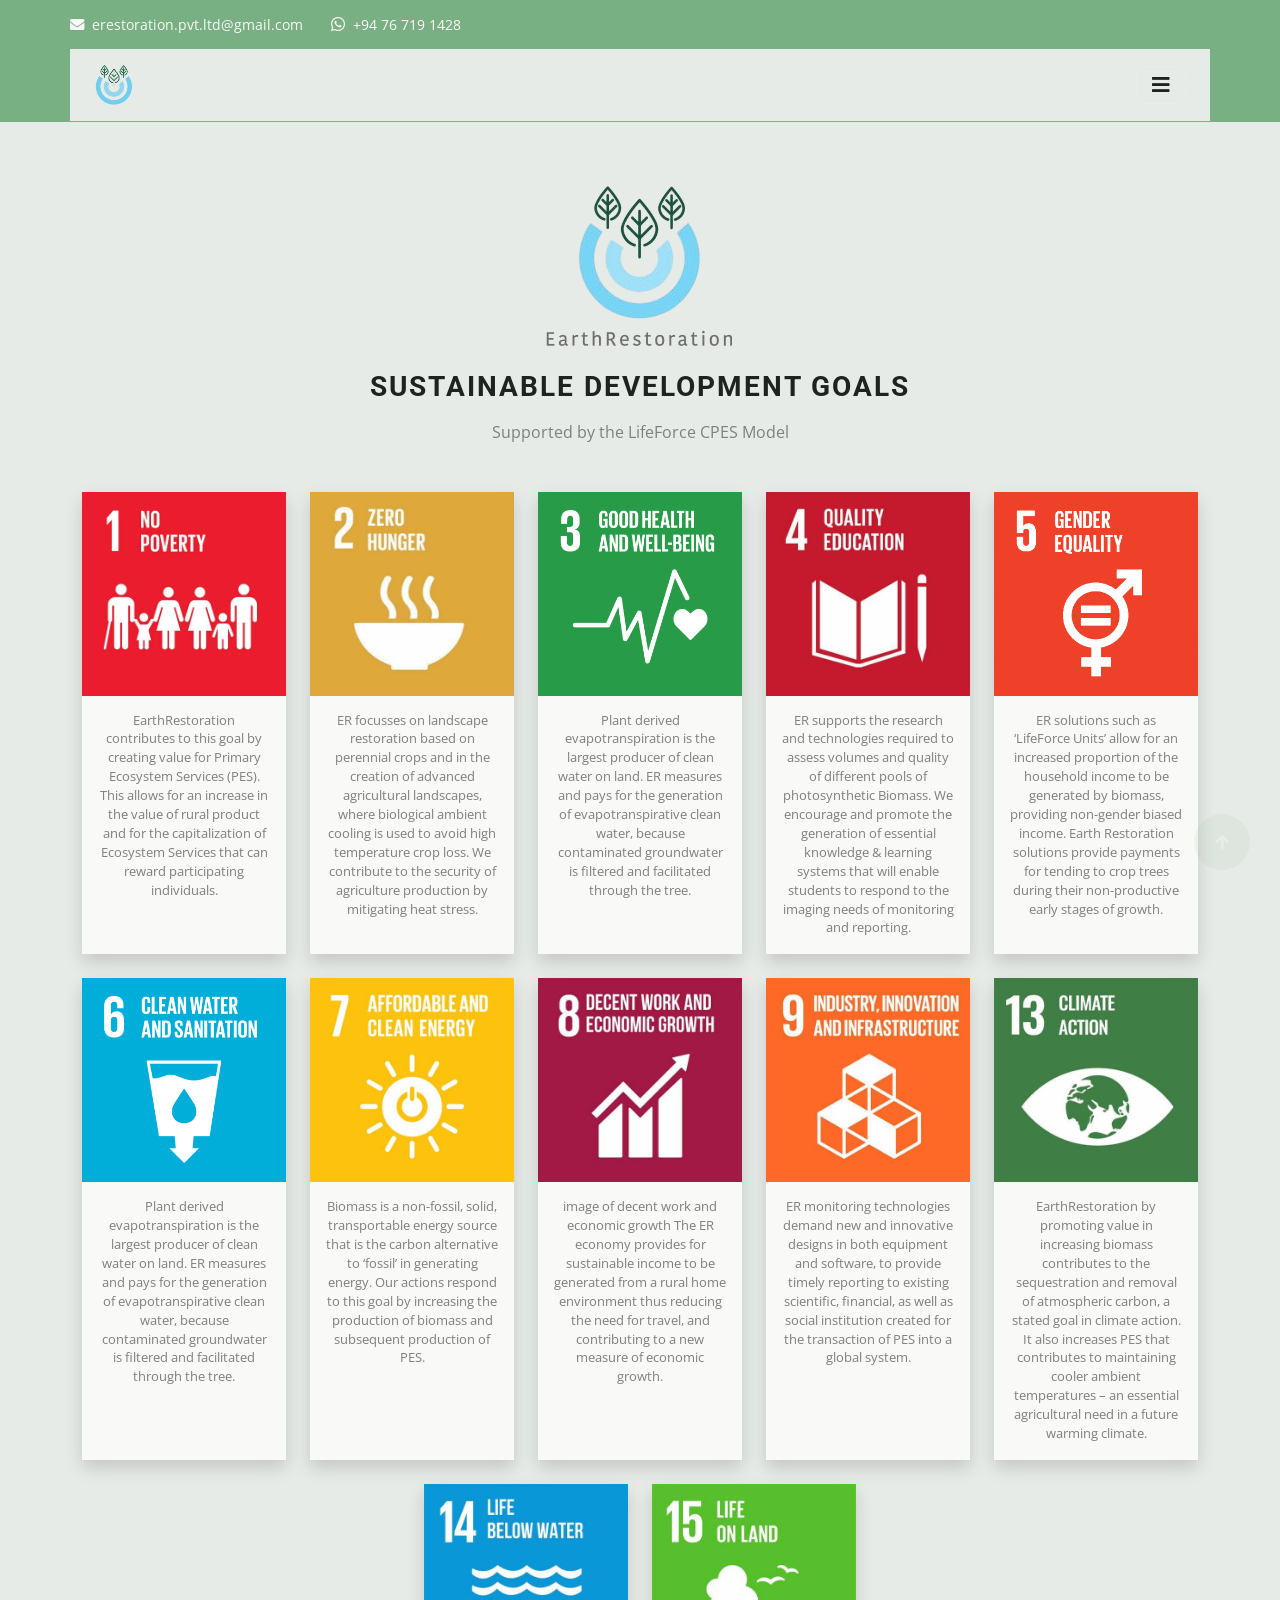
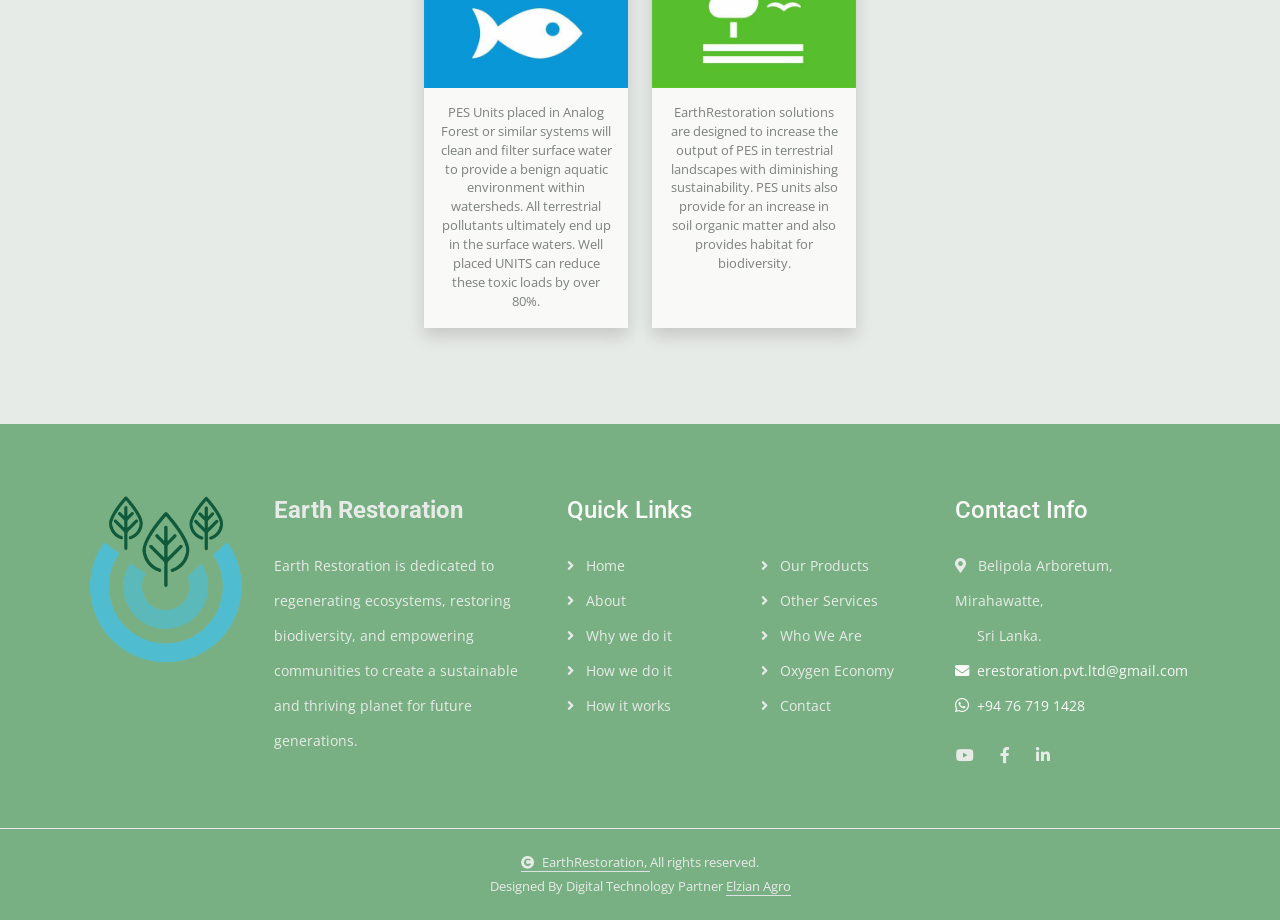
<file: sustainable-development-goals.html>
<!DOCTYPE html>
<html lang="en">

<head>
  <meta charset="utf-8" />
  <title>EarthRestoration</title>
  <meta content="width=device-width, initial-scale=1.0" name="viewport" />
  <meta content="" name="keywords" />
  <meta content="" name="description" />

  <link rel="icon" href="asset/img/logo.png" type="image/x-icon" />

  <!-- Google Web Fonts -->
  <link rel="preconnect" href="https://fonts.googleapis.com" />
  <link rel="preconnect" href="https://fonts.gstatic.com" crossorigin />
  <link
    href="https://fonts.googleapis.com/css2?family=Open+Sans:wght@400;500;600;700&family=Roboto:wght@400;500;700&display=swap"
    rel="stylesheet" />

  <!-- Icon Font Stylesheet -->
  <link rel="stylesheet" href="https://use.fontawesome.com/releases/v5.15.4/css/all.css" />
  <link href="https://cdn.jsdelivr.net/npm/bootstrap-icons@1.4.1/font/bootstrap-icons.css" rel="stylesheet" />

  <!-- Libraries Stylesheet -->
  <link rel="stylesheet" href="https://cdnjs.cloudflare.com/ajax/libs/animate.css/4.1.1/animate.min.css" />
  <link href="lib/animate/animate.min.css" rel="stylesheet" />
  <link href="lib/owlcarousel/assets/owl.carousel.min.css" rel="stylesheet" />
  <link href="lib/lightbox/css/lightbox.min.css" rel="stylesheet" />

  <!-- Customized Bootstrap Stylesheet -->
  <link href="css/bootstrap.min.css" rel="stylesheet" />

  <!-- Custom Stylesheet -->
  <link href="css/style.css" rel="stylesheet" />
</head>

<body>
  <!-- Spinner Start -->
  <div id="spinner"
    class="show bg-white position-fixed translate-middle w-100 vh-100 top-50 start-50 d-flex align-items-center justify-content-center">
    <div class="spinner-border text-primary" style="width: 3rem; height: 3rem" role="status">
      <span class="sr-only">Loading...</span>
    </div>
  </div>
  <!-- Spinner End -->

  <!-- Topbar Start -->
  <div class="container-fluid topbar bg-primary px-0 d-block">
    <div class="container px-0">
      <div class="row gx-0 align-items-center" style="height: 45px">
        <div class="col-sm-6 text-center text-lg-start mb-lg-0">
          <div class="d-flex flex-wrap d-none d-md-block">
            <a href="mailto:erestoration.pvt.ltd@gmail.com" class="text-white me-4">
              <i class="fas fa-envelope text-white me-2"></i>erestoration.pvt.ltd@gmail.com
            </a>
            <a href="https://wa.me/94767191428" target="_blank" class="text-white me-4">
              <i class="fab fa-whatsapp text-white fs-6 me-2"></i>+94 76 719 1428
            </a>
          </div>
        </div>
        <div class="col-sm-6 text-center text-lg-end">
          <div class="d-flex align-items-center justify-content-end">
            <div id="google_translate_element" class="translate-frame "></div>
          </div>
        </div>
      </div>
    </div>
  </div>
  <!-- Topbar End -->

  <!-- Navbar & Hero Start -->
  <div class="container-fluid sticky-top px-0">
    <div class="position-absolute bg-primary" style="left: 0; top: 0; width: 100%; height: 100%"></div>
    <div class="container px-0">
      <nav class="navbar navbar-expand-lg navbar-dark bg-light py-3 px-4">
        <a href="index.html" class="navbar-brand p-0">
          <img class="nav-logo" src="asset/img/logo.png" alt="Logo" />
        </a>
        <button class="navbar-toggler" type="button" data-bs-toggle="collapse" data-bs-target="#navbarCollapse">
          <span class="fa fa-bars"></span>
        </button>
        <div class="collapse navbar-collapse" id="navbarCollapse">
          <div class="navbar-nav ms-auto py-0">
            <a href="index.html#home" class="nav-item nav-link">Home</a>
            <a href="index.html#about" class="nav-item nav-link">About</a>
            <a href="index.html#why-we-do-it" class="nav-item nav-link">Why We Do It</a>
            <a href="index.html#how-we-do-it" class="nav-item nav-link">How We Do It</a>
            <a href="index.html#how-it-works" class="nav-item nav-link">How It Works</a>
            <a href="index.html#our-products" class="nav-item nav-link">Our Products</a>
            <a href="index.html#other-services" class="nav-item nav-link">Other Services</a>
            <a href="index.html#who-we-are" class="nav-item nav-link">Who We Are</a>
            <div class="nav-item dropdown">
              <a href="#" class="nav-link dropdown-toggle" data-bs-toggle="dropdown">Further reading</a>
              <div class="dropdown-menu m-0">
                <a href="global.html" class="dropdown-item">Global</a>
                <a href="local.html" class="dropdown-item">Local in Sri Lanka </a>
              </div>
            </div>
            <a href="oxygen-economy.html" class="nav-item nav-link">Oxygen Economy</a>
          </div>
        </div>
      </nav>
    </div>
  </div>
  <!-- Navbar & Hero End -->

  <!-- Main Content Start -->
  <section id="oxygen-economy" class="py-5 bg-light" style="border-top: 1px solid #79b083">
    <div class="container-fluid pb-5">
      <div class="container text-center">
        <img src="asset/img/logo-with-name.png" alt="Earth Restoration Logo" style="width: 200px" class="wow fadeInUp"
          data-wow-delay="0.1s" />
        <h1 class="display-5 mb-3 text-dark fs-3 wow fadeInUp" data-wow-delay="0.2s" style="letter-spacing: 2px">
          SUSTAINABLE DEVELOPMENT GOALS
        </h1>
        <p class="mb-5 text-muted fs-6 wow fadeInUp" data-wow-delay="0.3s">
          Supported by the LifeForce CPES Model
        </p>

        <div class="row row-cols-1 row-cols-sm-2 row-cols-lg-4 row-cols-xl-5 g-4 justify-content-center">
          <div class="col wow fadeInUp" data-wow-delay="0.1s">
            <div class="bg-white shadow rounded-4 overflow-hidden h-100">
              <div>
                <img src="asset/img/sdgs/sdg1.jpg" alt="SDG 6" class="w-100 p-0" />
              </div>

              <div class="sdg-title text-primary p-3">
                <p class="text-muted small mb-0">
                  EarthRestoration contributes to this goal by creating value for Primary Ecosystem Services
                  (PES). This allows for an increase in the value of rural product and for the
                  capitalization of Ecosystem Services that can reward participating individuals.
                </p>
              </div>
            </div>
          </div>

          <div class="col wow fadeInUp" data-wow-delay="0.2s">
            <div class="bg-white shadow rounded-4 overflow-hidden h-100">
              <div>
                <img src="asset/img/sdgs/sdg2.jpg" alt="SDG 6" class="w-100 p-0" />
              </div>

              <div class="sdg-title text-primary p-3">
                <p class="text-muted small mb-0">
                  ER focusses on landscape restoration based on perennial crops and in the creation of
                  advanced agricultural landscapes, where biological ambient cooling is used to avoid high
                  temperature crop loss. We contribute to the security of agriculture production by
                  mitigating heat stress.
                </p>
              </div>
            </div>
          </div>

          <div class="col wow fadeInUp" data-wow-delay="0.3s">
            <div class="bg-white shadow rounded-4 overflow-hidden h-100">
              <div>
                <img src="asset/img/sdgs/sdg3.png" alt="SDG 6" class="w-100 p-0" />
              </div>

              <div class="sdg-title text-primary p-3">
                <p class="text-muted small mb-0">
                  Plant derived evapotranspiration is the largest producer of clean water on land. ER
                  measures and pays for the generation of evapotranspirative clean water, because
                  contaminated groundwater is filtered and facilitated through the tree.
                </p>
              </div>
            </div>
          </div>

          <div class="col wow fadeInUp" data-wow-delay="0.4s">
            <div class="bg-white shadow rounded-4 overflow-hidden h-100">
              <div>
                <img src="asset/img/sdgs/sdg4.jpg" alt="SDG 6" class="w-100 p-0" />
              </div>

              <div class="sdg-title text-primary p-3">
                <p class="text-muted small mb-0">
                  ER supports the research and technologies required to assess volumes and quality of
                  different pools of photosynthetic Biomass. We encourage and promote the generation of
                  essential knowledge & learning systems that will enable students to respond to the imaging
                  needs of monitoring and reporting.
                </p>
              </div>
            </div>
          </div>

          <div class="col wow fadeInUp" data-wow-delay="0.5s">
            <div class="bg-white shadow rounded-4 overflow-hidden h-100">
              <div>
                <img src="asset/img/sdgs/sdg5.png" alt="SDG 6" class="w-100 p-0" />
              </div>

              <div class="sdg-title text-primary p-3">
                <p class="text-muted small mb-0">
                  ER solutions such as ‘LifeForce Units’ allow for an increased proportion of the household
                  income to be generated by biomass, providing non-gender biased income. Earth Restoration
                  solutions provide payments for tending to crop trees during their non-productive early
                  stages of growth.
                </p>
              </div>
            </div>
          </div>

          <div class="col wow fadeInUp" data-wow-delay="0.1s">
            <div class="bg-white shadow rounded-4 overflow-hidden h-100">
              <div>
                <img src="asset/img/sdgs/sdg6.png" alt="SDG 6" class="w-100 p-0" />
              </div>

              <div class="sdg-title text-primary p-3">
                <p class="text-muted small mb-0">
                  Plant derived evapotranspiration is the largest producer of clean water on land. ER
                  measures and pays for the generation of evapotranspirative clean water, because
                  contaminated groundwater is filtered and facilitated through the tree.
                </p>
              </div>
            </div>
          </div>

          <div class="col wow fadeInUp" data-wow-delay="0.2s">
            <div class="bg-white shadow rounded-4 overflow-hidden h-100">
              <div>
                <img src="asset/img/sdgs/sdg7.jpg" alt="SDG 6" class="w-100 p-0" />
              </div>

              <div class="sdg-title text-primary p-3">
                <p class="text-muted small mb-0">
                  Biomass is a non-fossil, solid, transportable energy source that is the carbon alternative
                  to ‘fossil’ in generating energy. Our actions respond to this goal by increasing the
                  production of biomass and subsequent production of PES.
                </p>
              </div>
            </div>
          </div>

          <div class="col wow fadeInUp" data-wow-delay="0.3s">
            <div class="bg-white shadow rounded-4 overflow-hidden h-100">
              <div>
                <img src="asset/img/sdgs/sdg8.jpg" alt="SDG 6" class="w-100 p-0" />
              </div>

              <div class="sdg-title text-primary p-3">
                <p class="text-muted small mb-0">
                  image of decent work and economic growth The ER economy provides for sustainable income to
                  be generated from a rural home environment thus reducing the need for travel, and
                  contributing to a new measure of economic growth.
                </p>
              </div>
            </div>
          </div>

          <div class="col wow fadeInUp" data-wow-delay="0.4s">
            <div class="bg-white shadow rounded-4 overflow-hidden h-100">
              <div>
                <img src="asset/img/sdgs/sdg9.jpg" alt="SDG 6" class="w-100 p-0" />
              </div>

              <div class="sdg-title text-primary p-3">
                <p class="text-muted small mb-0">
                  ER monitoring technologies demand new and innovative designs in both equipment and
                  software, to provide timely reporting to existing scientific, financial, as well as social
                  institution created for the transaction of PES into a global system.
                </p>
              </div>
            </div>
          </div>

          <div class="col wow fadeInUp" data-wow-delay="0.5s">
            <div class="bg-white shadow rounded-4 overflow-hidden h-100">
              <div>
                <img src="asset/img/sdgs/sdg13.jpg" alt="SDG 6" class="w-100 p-0" />
              </div>

              <div class="sdg-title text-primary p-3">
                <p class="text-muted small mb-0">
                  EarthRestoration by promoting value in increasing biomass contributes to the sequestration
                  and removal of atmospheric carbon, a stated goal in climate action. It also increases PES
                  that contributes to maintaining cooler ambient temperatures – an essential agricultural
                  need in a future warming climate.
                </p>
              </div>
            </div>
          </div>

          <div class="col wow fadeInUp" data-wow-delay="0.1s">
            <div class="bg-white shadow rounded-4 overflow-hidden h-100">
              <div>
                <img src="asset/img/sdgs/sdg14.jpg" alt="SDG 6" class="w-100 p-0" />
              </div>

              <div class="sdg-title text-primary p-3">
                <p class="text-muted small mb-0">
                  PES Units placed in Analog Forest or similar systems will clean and filter surface water
                  to provide a benign aquatic environment within watersheds. All terrestrial pollutants
                  ultimately end up in the surface waters. Well placed UNITS can reduce these toxic loads by
                  over 80%.
                </p>
              </div>
            </div>
          </div>

          <div class="col wow fadeInUp" data-wow-delay="0.2s">
            <div class="bg-white shadow rounded-4 overflow-hidden h-100">
              <div>
                <img src="asset/img/sdgs/sdg15.jpg" alt="SDG 6" class="w-100 p-0" />
              </div>

              <div class="sdg-title text-primary p-3">
                <p class="text-muted small mb-0">
                  EarthRestoration solutions are designed to increase the output of PES in terrestrial
                  landscapes with diminishing sustainability. PES units also provide for an increase in soil
                  organic matter and also provides habitat for biodiversity.
                </p>
              </div>
            </div>
          </div>
        </div>
      </div>
    </div>
  </section>
  <!-- Main Content Start -->

  <!-- Footer Start -->
  <div class="container-fluid footer bg-primary pt-4">
    <div class="container py-5">
      <div class="row g-5">
        <div class="col-md-6 col-lg-6 col-xl-5">
          <div class="footer-item d-flex flex-column">
            <div class="footer-item">
              <div class="row">
                <div class="col-lg-5">
                  <img src="asset/img/logo.png" alt="logo" class="w-100" />
                </div>
                <div class="col-lg-7">
                  <h4 class="text-light mb-4 fw-bold">Earth Restoration</h4>
                  <p class="mb-3 text-light">
                    Earth Restoration is dedicated to regenerating ecosystems, restoring biodiversity, and
                    empowering communities to create a sustainable and thriving planet for future
                    generations.
                  </p>
                </div>
              </div>
            </div>
          </div>
        </div>

        <div class="col-md-6 col-lg-6 col-xl-4">
          <div class=" ">
            <h4 class="text-white mb-4">Quick Links</h4>
            <div class="row g-5">
              <div class="col-6 footer-item d-flex flex-column">
                <a href="index.html#home" class="text-light"><i class="fas fa-angle-right me-2 text-light"></i> Home</a>
                <a href="index.html#about" class="text-light"><i class="fas fa-angle-right me-2 text-light"></i>
                  About</a>
                <a href="index.html#why-we-do-it" class="text-light"><i class="fas fa-angle-right me-2 text-light"></i>
                  Why we do it</a>
                <a href="index.html#how-we-do-it" class="text-light"><i class="fas fa-angle-right me-2 text-light"></i>
                  How we do it</a>
                <a href="index.html#how-it-works" class="text-light"><i class="fas fa-angle-right me-2 text-light"></i>
                  How it works</a>
              </div>
              <div class="col-6 footer-item d-flex flex-column">
                <a href="index.html#our-products" class="text-light"><i class="fas fa-angle-right me-2 text-light"></i>
                  Our Products</a>
                <a href="index.html#other-services" class="text-light"><i
                    class="fas fa-angle-right me-2 text-light"></i> Other Services</a>
                <a href="index.html#who-we-are" class="text-light"><i class="fas fa-angle-right me-2 text-light"></i>
                  Who We Are</a>

                <a href="oxygen-economy.html" class="text-light"><i class="fas fa-angle-right me-2 text-light"></i>
                  Oxygen Economy</a>
                <a href="index.html#contact" class="text-light"><i class="fas fa-angle-right me-2 text-light"></i>
                  Contact</a>
              </div>
            </div>
          </div>
        </div>

        <div class="col-md-6 col-lg-6 col-xl-3">
          <div class="footer-item d-flex flex-column">
            <h4 class="text-white mb-4">Contact Info</h4>
            <a href="#" class="text-light">
              <i class="fa fa-map-marker-alt me-2"></i> Belipola Arboretum, Mirahawatte,<br />
              <span style="padding-left: 22px">Sri Lanka.</span>
            </a>

            <a href="mailto:erestoration.pvt.ltd@gmail.com" class="text-white">
              <i class="fas fa-envelope me-2"></i>erestoration.pvt.ltd@gmail.com
            </a>
            <a href="https://wa.me/94767191428" target="_blank" class="text-white me-4">
              <i class="fab fa-whatsapp text-white fs-6 me-2"></i>+94 76 719 1428
            </a>
            <div class="d-flex align-items-center mt-2">
              <a href="https://www.youtube.com/channel/UCL5dFM7Kr1dMapzjSJExftg?view_as=subscriber" target="_blank"
                class="btn nav-fill" style="padding-left: 0"><i class="fab fa-youtube text-light"></i></a>
              <a href="https://www.facebook.com/profile.php?id=100045842366453" target="_blank" class="btn nav-fill"><i
                  class="fab fa-facebook-f text-light"></i></a>
              <a href="https://www.linkedin.com/company/earth-restoration/" target="_blank" class="btn nav-fill"><i
                  class="fab fa-linkedin-in text-light"></i></a>
            </div>
          </div>
        </div>
      </div>
    </div>
  </div>
  <!-- Footer End -->

  <!-- Copyright Start -->
  <div class="container-fluid copyright bg-primary py-4">
    <div class="container text-center">
      <p class="mb-1 text-light" style="font-size: 13px">
        <a href="#home" class="border-bottom text-light">
          <i class="fas fa-copyright text-light me-2"></i>EarthRestoration,
        </a>
        All rights reserved.
      </p>
      <p class="mb-0 text-light" style="font-size: 13px">
        Designed By Digital Technology Partner
        <a class="border-bottom text-light" href="https://agro.elzian.com/" target="_blank">Elzian Agro</a>
      </p>
    </div>
  </div>
  <!-- Copyright End -->

  <!-- Back to Top -->
  <a href="#" class="btn btn-primary btn-lg-square back-to-top text-white"><i class="fa fa-arrow-up"></i></a>

  <!-- JavaScript Libraries -->
  <script src="https://ajax.googleapis.com/ajax/libs/jquery/3.6.4/jquery.min.js"></script>
  <script src="https://cdn.jsdelivr.net/npm/bootstrap@5.0.0/dist/js/bootstrap.bundle.min.js"></script>
  <script src="lib/wow/wow.min.js"></script>
  <script src="lib/easing/easing.min.js"></script>
  <script src="lib/waypoints/waypoints.min.js"></script>
  <script src="lib/counterup/counterup.min.js"></script>
  <script src="lib/owlcarousel/owl.carousel.min.js"></script>
  <script src="lib/lightbox/js/lightbox.min.js"></script>

  <!-- Custom Javascript -->
  <script src="js/main.js"></script>
</body>

</html>
</file>
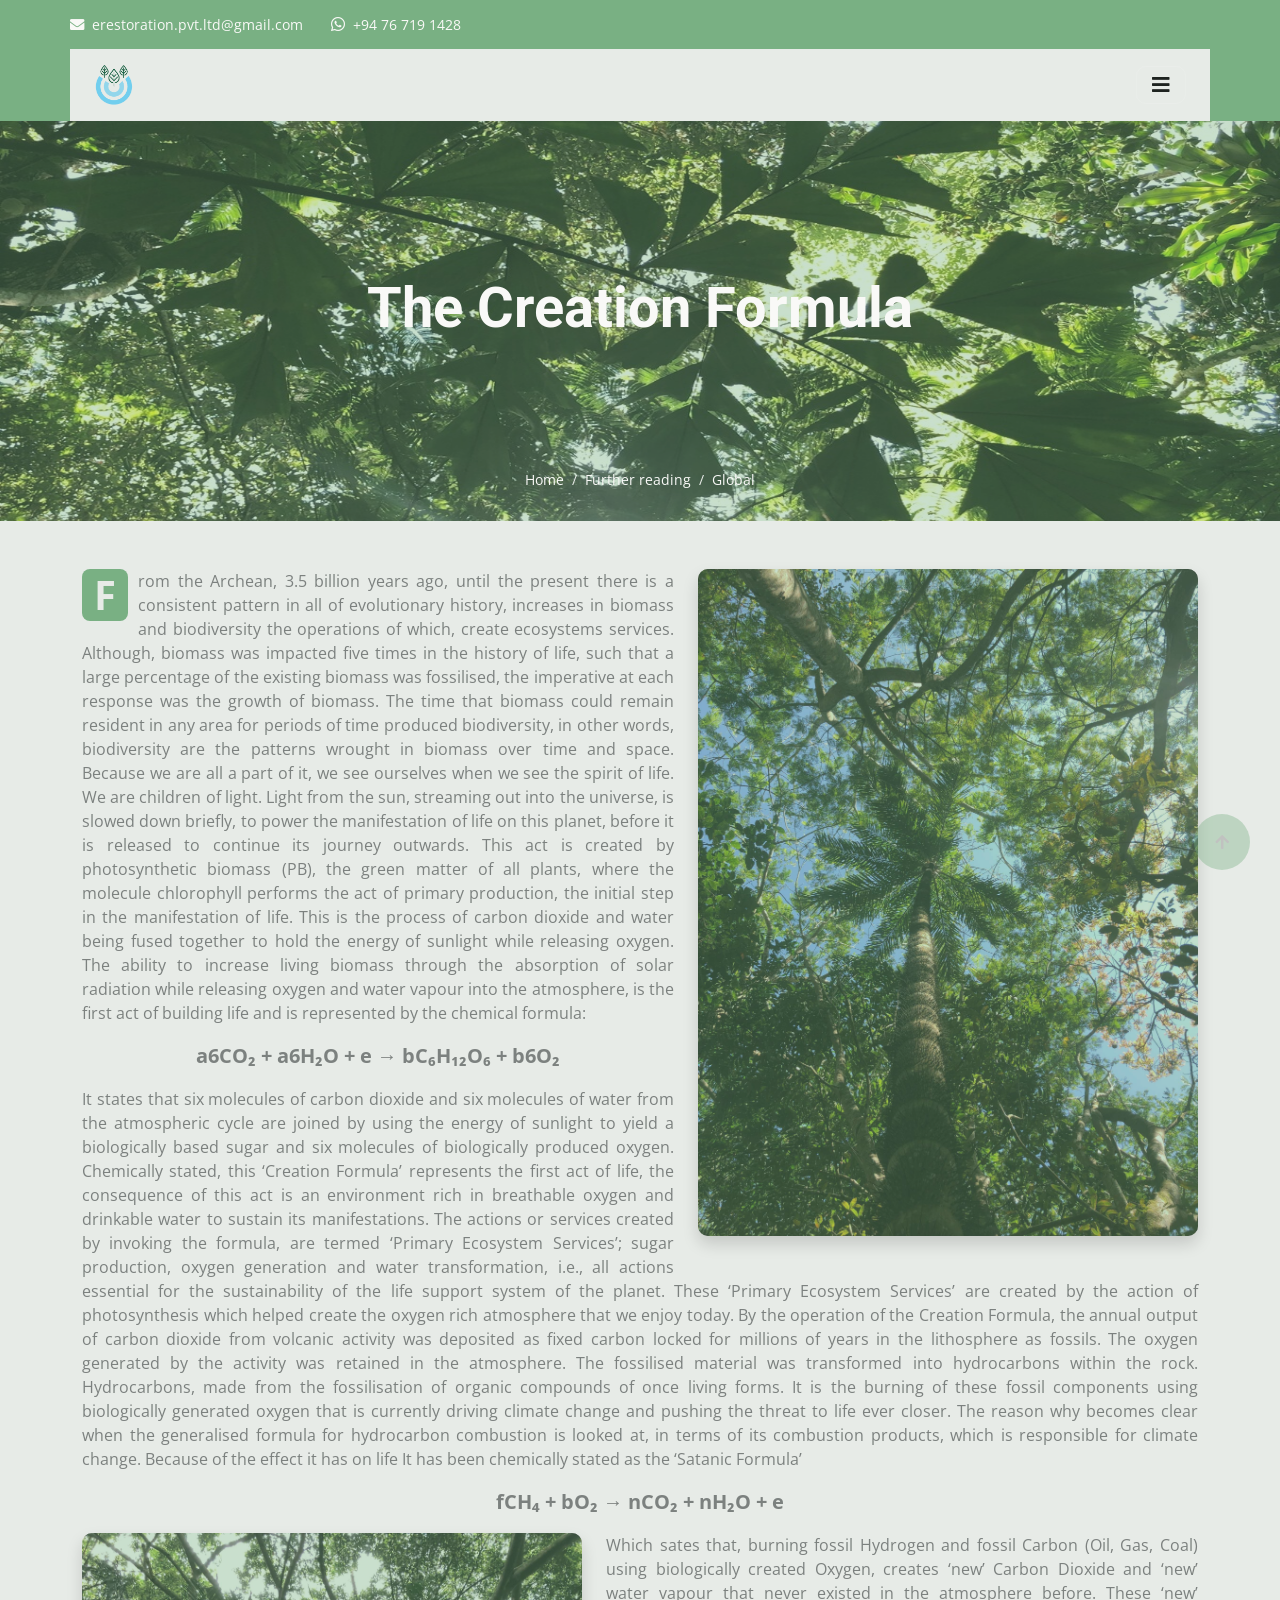
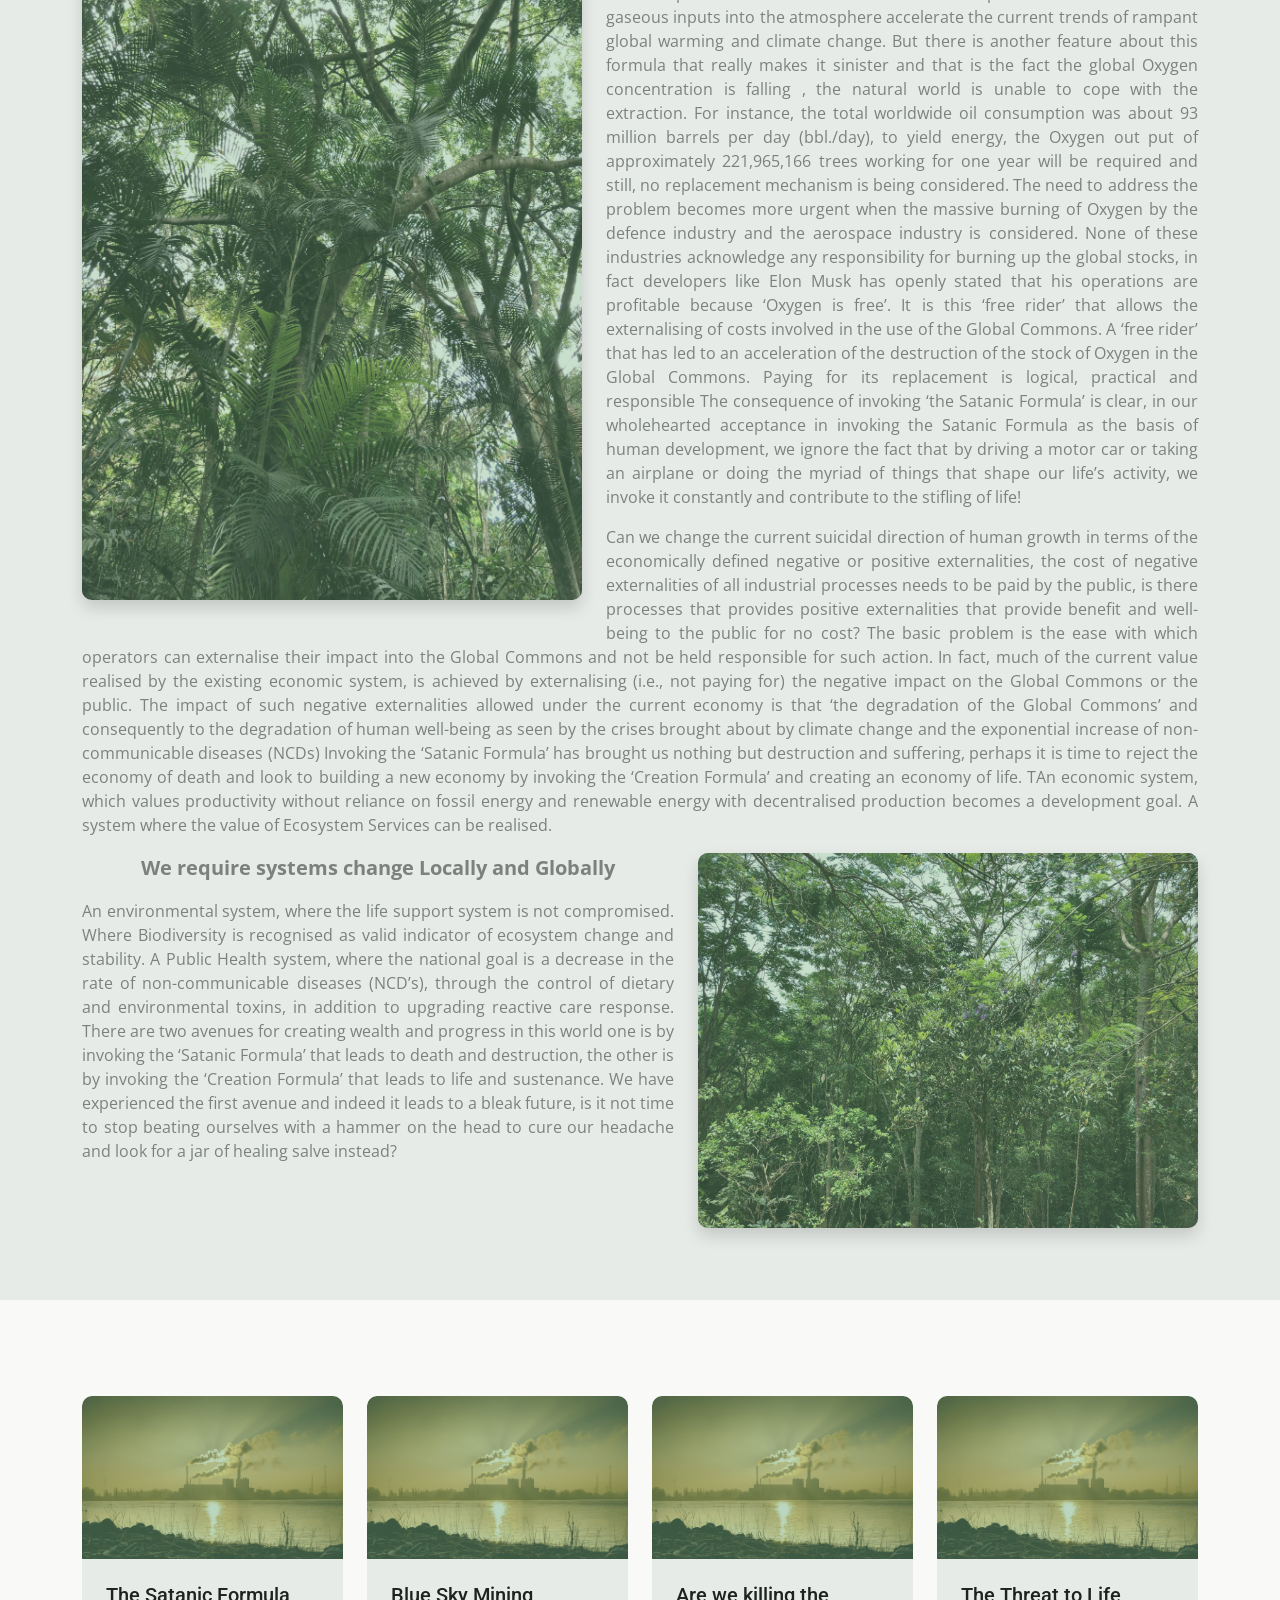
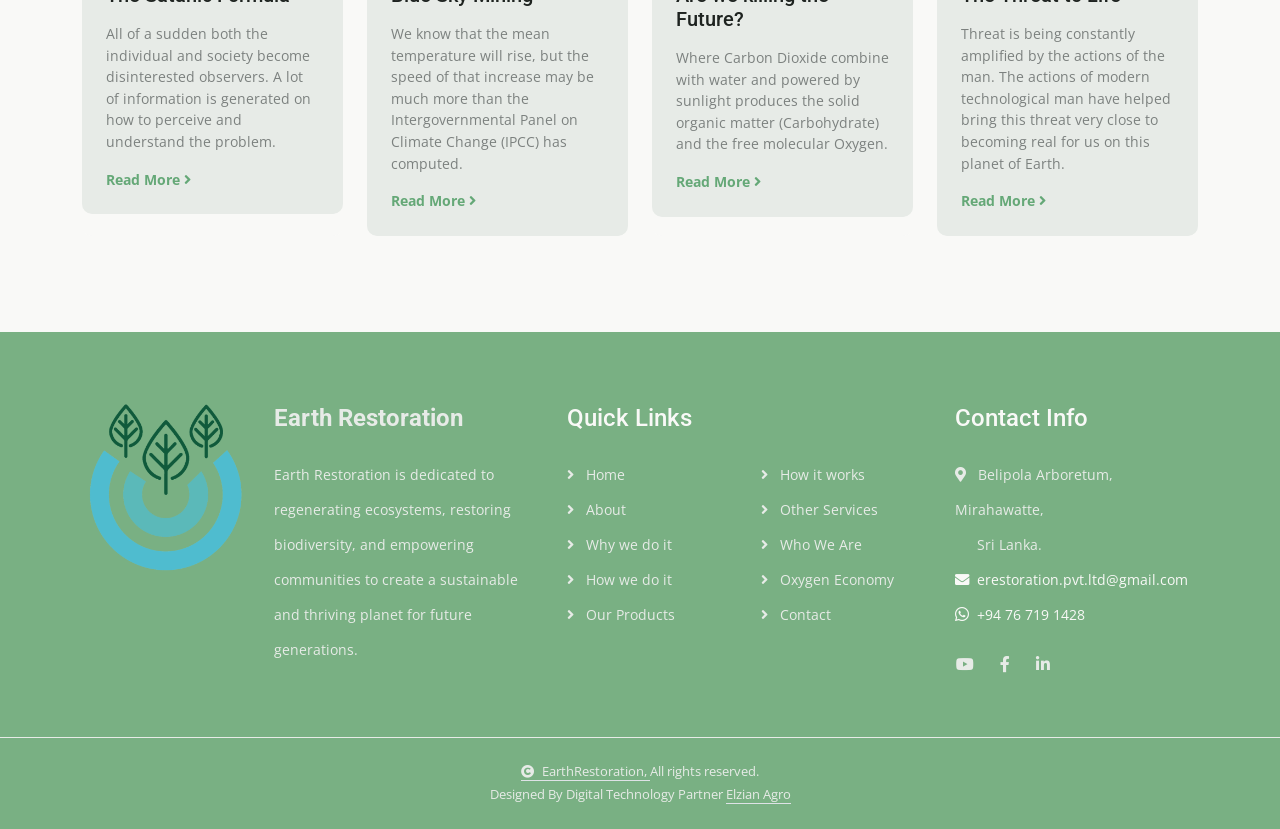
<file: blogs/global/creation-formula.html>
<!DOCTYPE html>
<html lang="en">

<head>
  <meta charset="utf-8" />
  <title>EarthRestoration</title>
  <meta content="width=device-width, initial-scale=1.0" name="viewport" />
  <meta content="" name="keywords" />
  <meta content="" name="description" />

  <link rel="icon" href="../../asset/img/logo.png" type="image/x-icon" />

  <!-- Google Web Fonts -->
  <link rel="preconnect" href="https://fonts.googleapis.com" />
  <link rel="preconnect" href="https://fonts.gstatic.com" crossorigin />
  <link
    href="https://fonts.googleapis.com/css2?family=Open+Sans:wght@400;500;600;700&family=Roboto:wght@400;500;700&display=swap"
    rel="stylesheet" />

  <!-- Icon Font Stylesheet -->
  <link rel="stylesheet" href="https://use.fontawesome.com/releases/v5.15.4/css/all.css" />
  <link href="https://cdn.jsdelivr.net/npm/bootstrap-icons@1.4.1/font/bootstrap-icons.css" rel="stylesheet" />

  <!-- Libraries Stylesheet -->
  <link rel="stylesheet" href="https://cdnjs.cloudflare.com/ajax/libs/animate.css/4.1.1/animate.min.css" />
  <link href="../../lib/animate/animate.min.css" rel="stylesheet" />
  <link href="../../lib/owlcarousel/assets/owl.carousel.min.css" rel="stylesheet" />
  <link href="../../lib/lightbox/css/lightbox.min.css" rel="stylesheet" />

  <!-- Customized Bootstrap Stylesheet -->
  <link href="../../css/bootstrap.min.css" rel="stylesheet" />

  <!-- Custom Stylesheet -->
  <link href="../../css/style.css" rel="stylesheet" />
</head>

<body>
  <!-- Spinner Start -->
  <div id="spinner"
    class="show bg-white position-fixed translate-middle w-100 vh-100 top-50 start-50 d-flex align-items-center justify-content-center">
    <div class="spinner-border text-primary" style="width: 3rem; height: 3rem" role="status">
      <span class="sr-only">Loading...</span>
    </div>
  </div>
  <!-- Spinner End -->

  <!-- Topbar Start -->
  <div class="container-fluid topbar bg-primary px-0 d-block">
    <div class="container px-0">
      <div class="row gx-0 align-items-center" style="height: 45px">
        <div class="col-sm-6 text-center text-lg-start mb-lg-0">
          <div class="d-flex flex-wrap d-none d-md-block">
            <a href="mailto:erestoration.pvt.ltd@gmail.com" class="text-white me-4">
              <i class="fas fa-envelope text-white me-2"></i>erestoration.pvt.ltd@gmail.com
            </a>
            <a href="https://wa.me/94767191428" target="_blank" class="text-white me-4">
              <i class="fab fa-whatsapp text-white fs-6 me-2"></i>+94 76 719 1428
            </a>
          </div>
        </div>
        <div class="col-sm-6 text-center text-lg-end">
          <div class="d-flex align-items-center justify-content-end">
            <div id="google_translate_element" class="translate-frame "></div>
          </div>
        </div>
      </div>
    </div>
  </div>
  <!-- Topbar End -->

  <!-- Navbar & Hero Start -->
  <div class="container-fluid sticky-top px-0">
    <div class="position-absolute bg-primary" style="left: 0; top: 0; width: 100%; height: 100%"></div>
    <div class="container px-0">
      <nav class="navbar navbar-expand-lg navbar-dark bg-light py-3 px-4">
        <a href="index.html" class="navbar-brand p-0">
          <img class="nav-logo" src="../../asset/img/logo.png" alt="Logo" />
        </a>
        <button class="navbar-toggler" type="button" data-bs-toggle="collapse" data-bs-target="#navbarCollapse">
          <span class="fa fa-bars"></span>
        </button>
        <div class="collapse navbar-collapse" id="navbarCollapse">
          <div class="navbar-nav ms-auto py-0">
            <a href="../../index.html#home" class="nav-item nav-link">Home</a>
            <a href="../../index.html#about" class="nav-item nav-link">About</a>
            <a href="../../index.html#why-we-do-it" class="nav-item nav-link">Why We Do It</a>
            <a href="../../index.html#how-we-do-it" class="nav-item nav-link">How We Do It</a>
            <a href="../../index.html#our-products" class="nav-item nav-link">Our Products</a>
            <a href="../../index.html#how-it-works" class="nav-item nav-link">How It Works</a>
            <a href="../../index.html#other-services" class="nav-item nav-link">Other Services</a>
            <a href="../../index.html#who-we-are" class="nav-item nav-link">Who We Are</a>
            <div class="nav-item dropdown active">
              <a href="#" class="nav-link dropdown-toggle active" data-bs-toggle="dropdown">Further Reading</a>
              <div class="dropdown-menu m-0">
                <a href="../../global.html" class="dropdown-item active">Global</a>
                <a href="../../local.html" class="dropdown-item">Local in Sri Lanka </a>
              </div>
            </div>
            <a href="../../oxygen-economy.html" class="nav-item nav-link">Oxygen Economy</a>
          </div>
        </div>
      </nav>
    </div>
  </div>
  <!-- Navbar & Hero End -->

  <!-- Header Start -->
  <div class="hero-wrapper position-relative">
    <img src="../../asset/img/further-reading/creation-formula-cover.jpeg"
      class="position-absolute top-0 start-0 w-100 h-100 object-fit-cover" alt="Background" />

    <div class="bg-breadcrumb-single position-absolute top-0 start-0 w-100 h-100" style="z-index: 1"></div>

    <div class="d-flex flex-column justify-content-center align-items-center h-100 position-relative">
      <div class="container text-center" style="max-width: 900px; z-index: 10">
        <h4 class="text-white display-4 mb-4 wow fadeInUp" data-wow-delay="0.1s">The Creation Formula</h4>
      </div>

      <div class="position-absolute w-100  wow fadeInUp" data-wow-delay="0.2s" style="bottom: 30px; z-index: 10">
        <ol class="breadcrumb justify-content-center mb-0">
          <li class="breadcrumb-item text-white">
            <a class="text-white" href="../../../index.html">Home</a>
          </li>
          <li class="breadcrumb-item text-white">
            <a class="text-white" href="#">Further reading</a>
          </li>
          <li class="breadcrumb-item text-white">Global</li>
        </ol>
      </div>
    </div>
  </div>
  <!-- Header End -->

  <section class="py-5 bg-light">
    <div class="container-fluid blog">
      <div class="container">
        <div class="description-container clearfix wow fadeInUp">
          <div class="position-relative float-end ms-0 ms-md-4 mb-4">
            <img id="img-20" src="../../asset/img/further-reading/creation-formula-1.jpg"
              alt="Image of industrial fumes" class="img-fluid floating-image left shadow" />

            <div class="position-absolute top-0 start-0 w-100 h-100 rounded image-overlay"></div>
          </div>

          <p class="text-muted fs-6">
            <span class="first-letter">F</span>
            rom the Archean, 3.5 billion years ago, until the present there is a consistent pattern in all of
            evolutionary history, increases in biomass and biodiversity the operations of which, create ecosystems
            services. Although, biomass was impacted five times in the history of life, such that a large percentage of
            the existing biomass was fossilised, the imperative at each response was the growth of biomass. The time
            that biomass could remain resident in any area for periods of time produced biodiversity, in other words,
            biodiversity are the patterns wrought in biomass over time and space. Because we are all a part of it, we
            see ourselves when we see the spirit of life. We are children of light. Light from the sun, streaming out
            into the universe, is slowed down briefly, to power the manifestation of life on this planet, before it is
            released to continue its journey outwards. This act is created by photosynthetic biomass (PB), the green
            matter of all plants, where the molecule chlorophyll performs the act of primary production, the initial
            step in the manifestation of life. This is the process of carbon dioxide and water being fused together to
            hold the energy of sunlight while releasing oxygen. The ability to increase living biomass through the
            absorption of solar radiation while releasing oxygen and water vapour into the atmosphere, is the first act
            of building life and is represented by the chemical formula:
          </p>
          <p class="text-muted fs-5 fw-bold text-center">
            a6CO₂ + a6H₂O + e → bC₆H₁₂O₆ + b6O₂
          </p>
          <p class="text-muted fs-6">
            It states that six molecules of carbon dioxide and six molecules of water from the atmospheric cycle are
            joined by using the energy of sunlight to yield a biologically based sugar and six molecules of biologically
            produced oxygen. Chemically stated, this ‘Creation Formula’ represents the first act of life, the
            consequence of this act is an environment rich in breathable oxygen and drinkable water to sustain its
            manifestations. The actions or services created by invoking the formula, are termed ‘Primary Ecosystem
            Services’; sugar production, oxygen generation and water transformation, i.e., all actions essential for the
            sustainability of the life support system of the planet. These ‘Primary Ecosystem Services’ are created by
            the action of photosynthesis which helped create the oxygen rich atmosphere that we enjoy today. By the
            operation of the Creation Formula, the annual output of carbon dioxide from volcanic activity was deposited
            as fixed carbon locked for millions of years in the lithosphere as fossils. The oxygen generated by the
            activity was retained in the atmosphere. The fossilised material was transformed into hydrocarbons within
            the rock. Hydrocarbons, made from the fossilisation of organic compounds of once living forms. It is the
            burning of these fossil components using biologically generated oxygen that is currently driving climate
            change and pushing the threat to life ever closer. The reason why becomes clear when the generalised formula
            for hydrocarbon combustion is looked at, in terms of its combustion products, which is responsible for
            climate change. Because of the effect it has on life It has been chemically stated as the ‘Satanic Formula’
          </p>
          <p class="text-muted fs-5 fw-bold text-center">
            fCH₄ + bO₂ → nCO₂ + nH₂O + e
          </p>
        </div>

        <div class="description-container clearfix wow fadeInUp">
          <div class="position-relative float-start me-0 me-md-4 mb-4">
            <img id="img-20" src="../../asset/img/further-reading/creation-formula-2.jpg"
              alt="Image of industrial fumes" class="img-fluid floating-image right shadow" />

            <div class="position-absolute top-0 start-0 w-100 h-100 rounded image-overlay"></div>
          </div>

          <p class="text-muted fs-6">
            Which sates that, burning fossil Hydrogen and fossil Carbon (Oil, Gas, Coal) using biologically created
            Oxygen, creates ‘new’ Carbon Dioxide and ‘new’ water vapour that never existed in the atmosphere before.
            These ‘new’ gaseous inputs into the atmosphere accelerate the current trends of rampant global warming and
            climate change. But there is another feature about this formula that really makes it sinister and that is
            the fact the global Oxygen concentration is falling , the natural world is unable to cope with the
            extraction. For instance, the total worldwide oil consumption was about 93 million barrels per day
            (bbl./day), to yield energy, the Oxygen out put of approximately 221,965,166 trees working for one year will
            be required and still, no replacement mechanism is being considered. The need to address the problem becomes
            more urgent when the massive burning of Oxygen by the defence industry and the aerospace industry is
            considered. None of these industries acknowledge any responsibility for burning up the global stocks, in
            fact developers like Elon Musk has openly stated that his operations are profitable because ‘Oxygen is
            free’. It is this ‘free rider’ that allows the externalising of costs involved in the use of the Global
            Commons. A ‘free rider’ that has led to an acceleration of the destruction of the stock of Oxygen in the
            Global Commons. Paying for its replacement is logical, practical and responsible The consequence of invoking
            ‘the Satanic Formula’ is clear, in our wholehearted acceptance in invoking the Satanic Formula as the basis
            of human development, we ignore the fact that by driving a motor car or taking an airplane or doing the
            myriad of things that shape our life’s activity, we invoke it constantly and contribute to the stifling of
            life!
          </p>
          <p class="text-muted fs-6">
            Can we change the current suicidal direction of human growth in terms of the economically defined negative
            or positive externalities, the cost of negative externalities of all industrial processes needs to be paid
            by the public, is there processes that provides positive externalities that provide benefit and well-being
            to the public for no cost? The basic problem is the ease with which operators can externalise their impact
            into the Global Commons and not be held responsible for such action. In fact, much of the current value
            realised by the existing economic system, is achieved by externalising (i.e., not paying for) the negative
            impact on the Global Commons or the public. The impact of such negative externalities allowed under the
            current economy is that ‘the degradation of the Global Commons’ and consequently to the degradation of human
            well-being as seen by the crises brought about by climate change and the exponential increase of
            non-communicable diseases (NCDs) Invoking the ‘Satanic Formula’ has brought us nothing but destruction and
            suffering, perhaps it is time to reject the economy of death and look to building a new economy by invoking
            the ‘Creation Formula’ and creating an economy of life. TAn economic system, which values productivity
            without reliance on fossil energy and renewable energy with decentralised production becomes a development
            goal. A system where the value of Ecosystem Services can be realised.
          </p>
        </div>

        <div class="description-container clearfix wow fadeInUp">
          <div class="position-relative float-end ms-0 ms-md-4 mb-4">
            <img id="img-20" src="../../asset/img/further-reading/creation-formula-3.jpg"
              alt="Image of industrial fumes" class="img-fluid floating-image left shadow" />

            <div class="position-absolute top-0 start-0 w-100 h-100 rounded image-overlay"></div>
          </div>

          <p class="text-muted fs-5 fw-bold text-center">
            We require systems change Locally and Globally
          </p>

          <p class="text-muted fs-6">
            An environmental system, where the life support system is not compromised. Where Biodiversity is recognised
            as valid indicator of ecosystem change and stability. A Public Health system, where the national goal is a
            decrease in the rate of non-communicable diseases (NCD’s), through the control of dietary and environmental
            toxins, in addition to upgrading reactive care response. There are two avenues for creating wealth and
            progress in this world one is by invoking the ‘Satanic Formula’ that leads to death and destruction, the
            other is by invoking the ‘Creation Formula’ that leads to life and sustenance. We have experienced the first
            avenue and indeed it leads to a bleak future, is it not time to stop beating ourselves with a hammer on the
            head to cure our headache and look for a jar of healing salve instead?
          </p>
        </div>
      </div>
    </div>
  </section>

  <section class="py-5 bg-white">
    <div class="container-fluid blog py-5">
      <div class="container">
        <div class="row g-4 justify-content-center h-100">
          <div class="col-sm-6 col-xl-3 wow fadeInUp" data-wow-delay="0.1s">
            <div class="blog-item">
              <div class="blog-img position-relative overlay-wrapper">
                <img src="../../asset/img/further-reading/satanic-formula-cover.png" class="img-fluid rounded-top w-100"
                  alt="" />
                <div class="color-overlay"></div>
              </div>

              <div class="blog-content bg-light rounded-bottom p-4">
                <h4 class="text-dark mb-3 fs-5">The Satanic Formula</h4>
                <p id="less-content" class="text-muted">
                  All of a sudden both the individual and society become disinterested observers. A lot of
                  information is generated on how to perceive and understand the problem.
                </p>

                <a href="../../blogs/global/satanic-formula.html" class="fw-bold text-secondary read-more-btn">Read
                  More <i class="fa fa-angle-right"></i></a>
              </div>
            </div>
          </div>

          <div class="col-sm-6 col-xl-3 wow fadeInUp" data-wow-delay="0.2s">
            <div class="blog-item h-100">
              <div class="blog-img position-relative overlay-wrapper">
                <img src="../../asset/img/further-reading/satanic-formula-cover.png" class="img-fluid rounded-top w-100"
                  alt="" />
                <div class="color-overlay"></div>
              </div>
              <div class="blog-content bg-light rounded-bottom p-4">
                <h4 class="text-dark mb-3 fs-5">Blue Sky Mining</h4>
                <p id="less-content" class="text-muted">
                  We know that the mean temperature will rise, but the speed of that increase may be much
                  more than the Intergovernmental Panel on Climate Change (IPCC) has computed.
                </p>

                <a href="../../blogs/global/satanic-formula.html" class="fw-bold text-secondary read-more-btn">Read
                  More <i class="fa fa-angle-right"></i></a>
              </div>
            </div>
          </div>

          <div class="col-sm-6 col-xl-3 wow fadeInUp" data-wow-delay="0.3s">
            <div class="blog-item">
              <div class="blog-img position-relative overlay-wrapper">
                <img src="../../asset/img/further-reading/satanic-formula-cover.png" class="img-fluid rounded-top w-100"
                  alt="" />
                <div class="color-overlay"></div>
              </div>
              <div class="blog-content bg-light rounded-bottom p-4">
                <h4 class="text-dark mb-3 fs-5">Are we killing the Future?</h4>
                <p id="less-content" class="text-muted">
                  Where Carbon Dioxide combine with water and powered by sunlight produces the solid organic
                  matter (Carbohydrate) and the free molecular Oxygen.
                </p>

                <a href="../../blogs/global/satanic-formula.html" class="fw-bold text-secondary read-more-btn">Read
                  More <i class="fa fa-angle-right"></i></a>
              </div>
            </div>
          </div>

          <div class="col-sm-6 col-xl-3 wow fadeInUp" data-wow-delay="0.4s">
            <div class="blog-item">
              <div class="blog-img position-relative overlay-wrapper">
                <img src="../../asset/img/further-reading/satanic-formula-cover.png" class="img-fluid rounded-top w-100"
                  alt="" />
                <div class="color-overlay"></div>
              </div>
              <div class="blog-content bg-light rounded-bottom p-4">
                <h4 class="text-dark mb-3 fs-5">The Threat to Life</h4>
                <p id="less-content" class="text-muted">
                  Threat is being constantly amplified by the actions of the man. The actions of modern
                  technological man have helped bring this threat very close to becoming real for us on this
                  planet of Earth.
                </p>

                <a href="../../blogs/global/satanic-formula.html" class="fw-bold text-secondary read-more-btn">Read
                  More <i class="fa fa-angle-right"></i></a>
              </div>
            </div>
          </div>
        </div>
      </div>
    </div>
  </section>

  <!-- Footer Start -->
  <div class="container-fluid footer bg-primary pt-4">
    <div class="container py-5">
      <div class="row g-5">
        <div class="col-md-6 col-lg-6 col-xl-5">
          <div class="footer-item d-flex flex-column">
            <div class="footer-item">
              <div class="row">
                <div class="col-lg-5">
                  <img src="../../asset/img/logo.png" alt="logo" class="w-100" />
                </div>
                <div class="col-lg-7">
                  <h4 class="text-light mb-4 fw-bold">Earth Restoration</h4>
                  <p class="mb-3 text-light">
                    Earth Restoration is dedicated to regenerating ecosystems, restoring biodiversity, and
                    empowering communities to create a sustainable and thriving planet for future
                    generations.
                  </p>
                </div>
              </div>
            </div>
          </div>
        </div>

        <div class="col-md-6 col-lg-6 col-xl-4">
          <div class=" ">
            <h4 class="text-white mb-4">Quick Links</h4>
            <div class="row g-5">
              <div class="col-6 footer-item d-flex flex-column">
                <a href="index.html#home" class="text-light"><i class="fas fa-angle-right me-2 text-light"></i> Home</a>
                <a href="index.html#about" class="text-light"><i class="fas fa-angle-right me-2 text-light"></i>
                  About</a>
                <a href="index.html#why-we-do-it" class="text-light"><i class="fas fa-angle-right me-2 text-light"></i>
                  Why we do it</a>
                <a href="index.html#how-we-do-it" class="text-light"><i class="fas fa-angle-right me-2 text-light"></i>
                  How we do it</a>
                <a href="index.html#our-products" class="text-light"><i class="fas fa-angle-right me-2 text-light"></i>
                  Our Products</a>
              </div>
              <div class="col-6 footer-item d-flex flex-column">
                <a href="index.html#how-it-works" class="text-light"><i class="fas fa-angle-right me-2 text-light"></i>
                  How it works</a>
                <a href="index.html#other-services" class="text-light"><i
                    class="fas fa-angle-right me-2 text-light"></i> Other Services</a>
                <a href="index.html#who-we-are" class="text-light"><i class="fas fa-angle-right me-2 text-light"></i>
                  Who We Are</a>

                <a href="oxygen-economy.html" class="text-light"><i class="fas fa-angle-right me-2 text-light"></i>
                  Oxygen Economy</a>
                <a href="index.html#contact" class="text-light"><i class="fas fa-angle-right me-2 text-light"></i>
                  Contact</a>
              </div>
            </div>
          </div>
        </div>

        <div class="col-md-6 col-lg-6 col-xl-3">
          <div class="footer-item d-flex flex-column">
            <h4 class="text-white mb-4">Contact Info</h4>
            <a href="#" class="text-light">
              <i class="fa fa-map-marker-alt me-2"></i> Belipola Arboretum, Mirahawatte,<br />
              <span style="padding-left: 22px">Sri Lanka.</span>
            </a>

            <a href="mailto:erestoration.pvt.ltd@gmail.com" class="text-white">
              <i class="fas fa-envelope me-2"></i>erestoration.pvt.ltd@gmail.com
            </a>
            <a href="https://wa.me/94767191428" target="_blank" class="text-white me-4">
              <i class="fab fa-whatsapp text-white fs-6 me-2"></i>+94 76 719 1428
            </a>
            <div class="d-flex align-items-center mt-2">
              <a href="https://www.youtube.com/channel/UCL5dFM7Kr1dMapzjSJExftg?view_as=subscriber" target="_blank"
                class="btn nav-fill" style="padding-left: 0"><i class="fab fa-youtube text-light"></i></a>
              <a href="https://www.facebook.com/profile.php?id=100045842366453" target="_blank" class="btn nav-fill"><i
                  class="fab fa-facebook-f text-light"></i></a>
              <a href="https://www.linkedin.com/company/earth-restoration/" target="_blank" class="btn nav-fill"><i
                  class="fab fa-linkedin-in text-light"></i></a>
            </div>
          </div>
        </div>
      </div>
    </div>
  </div>
  <!-- Footer End -->

  <!-- Copyright Start -->
  <div class="container-fluid copyright bg-primary py-4">
    <div class="container text-center">
      <p class="mb-1 text-light" style="font-size: 13px">
        <a href="#home" class="border-bottom text-light">
          <i class="fas fa-copyright text-light me-2"></i>EarthRestoration,
        </a>
        All rights reserved.
      </p>
      <p class="mb-0 text-light" style="font-size: 13px">
        Designed By Digital Technology Partner
        <a class="border-bottom text-light" href="https://agro.elzian.com/" target="_blank">Elzian Agro</a>
      </p>
    </div>
  </div>
  <!-- Copyright End -->

  <!-- Back to Top -->
  <a href="#" class="btn btn-primary btn-lg-square back-to-top"><i class="fa fa-arrow-up"></i></a>

  <!-- JavaScript Libraries -->
  <script src="https://ajax.googleapis.com/ajax/libs/jquery/3.6.4/jquery.min.js"></script>
  <script src="https://cdn.jsdelivr.net/npm/bootstrap@5.0.0/dist/js/bootstrap.bundle.min.js"></script>
  <script src="../../lib/wow/wow.min.js"></script>
  <script src="../../lib/easing/easing.min.js"></script>
  <script src="../../lib/waypoints/waypoints.min.js"></script>
  <script src="../../lib/counterup/counterup.min.js"></script>
  <script src="../../lib/owlcarousel/owl.carousel.min.js"></script>
  <script src="../../lib/lightbox/js/lightbox.min.js"></script>

  <!-- Custom Javascript -->
  <script src="../../js/main.js"></script>
</body>

</html>
</file>
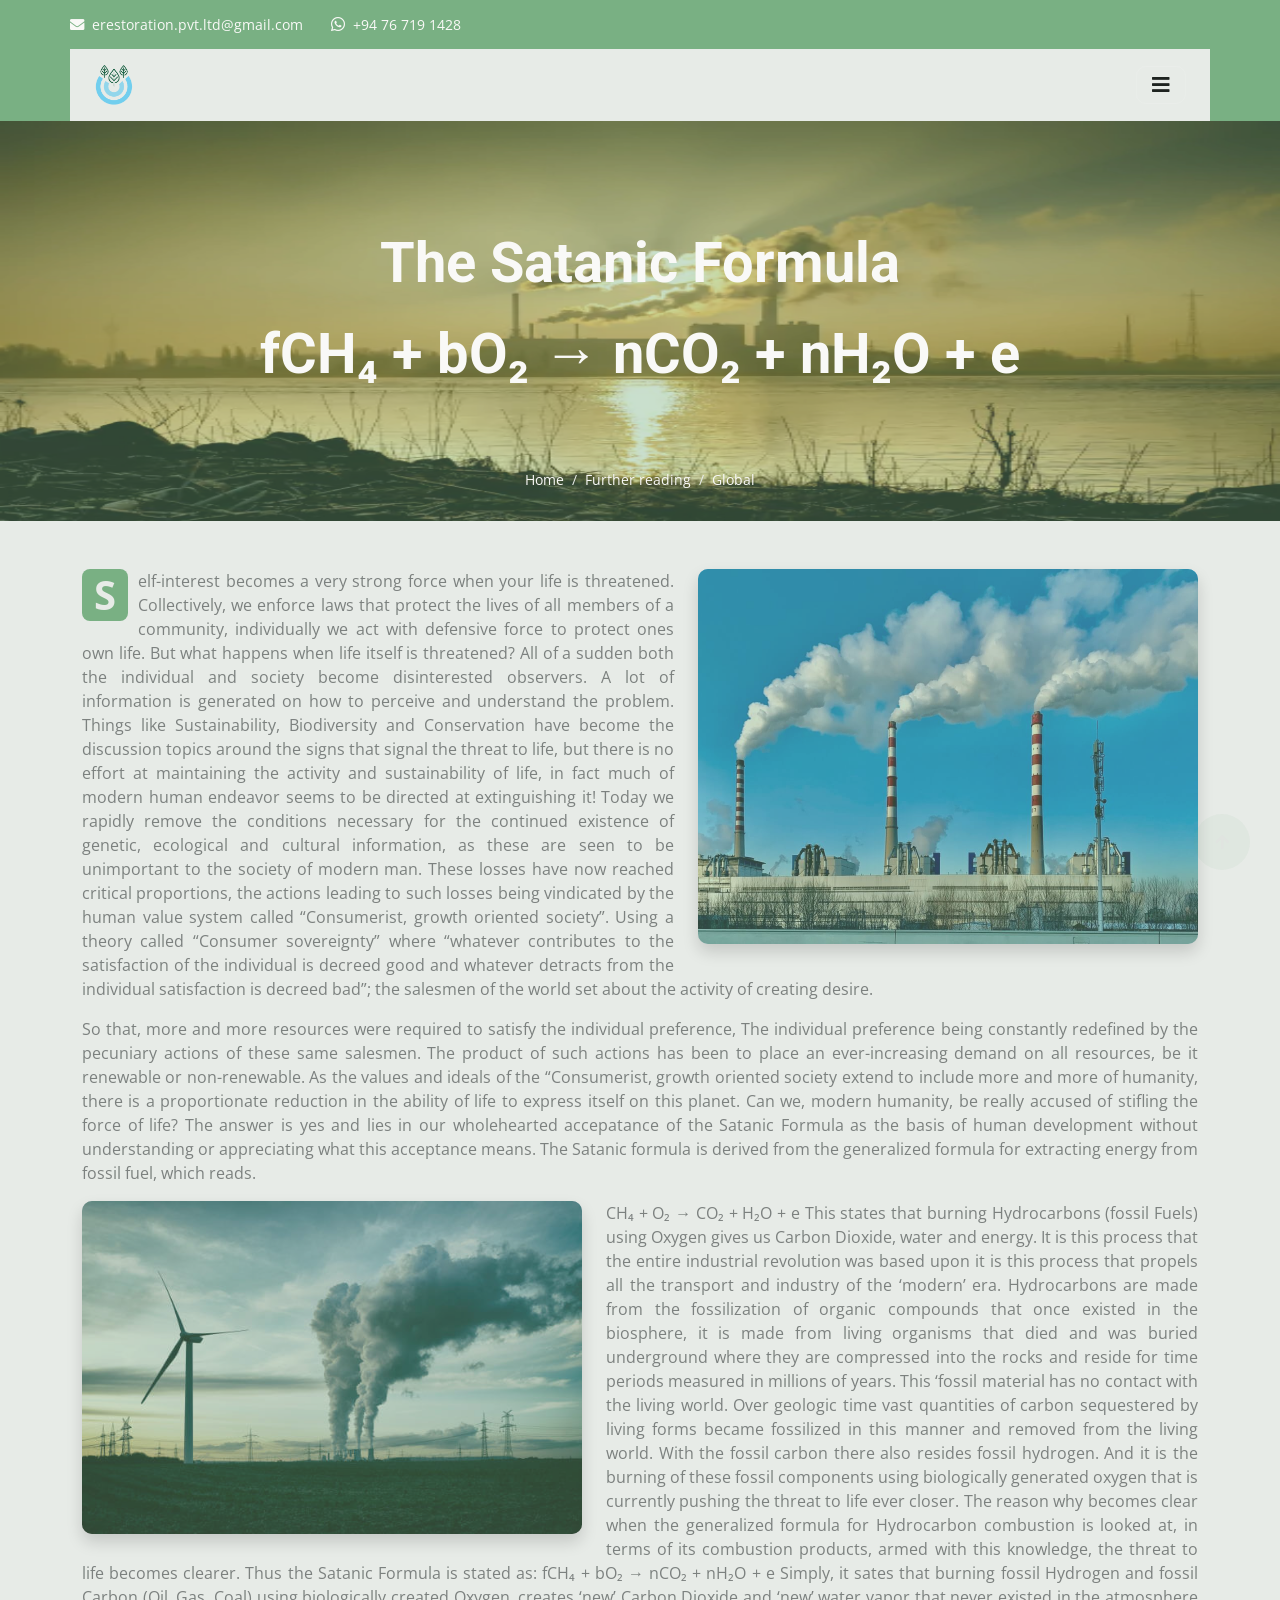
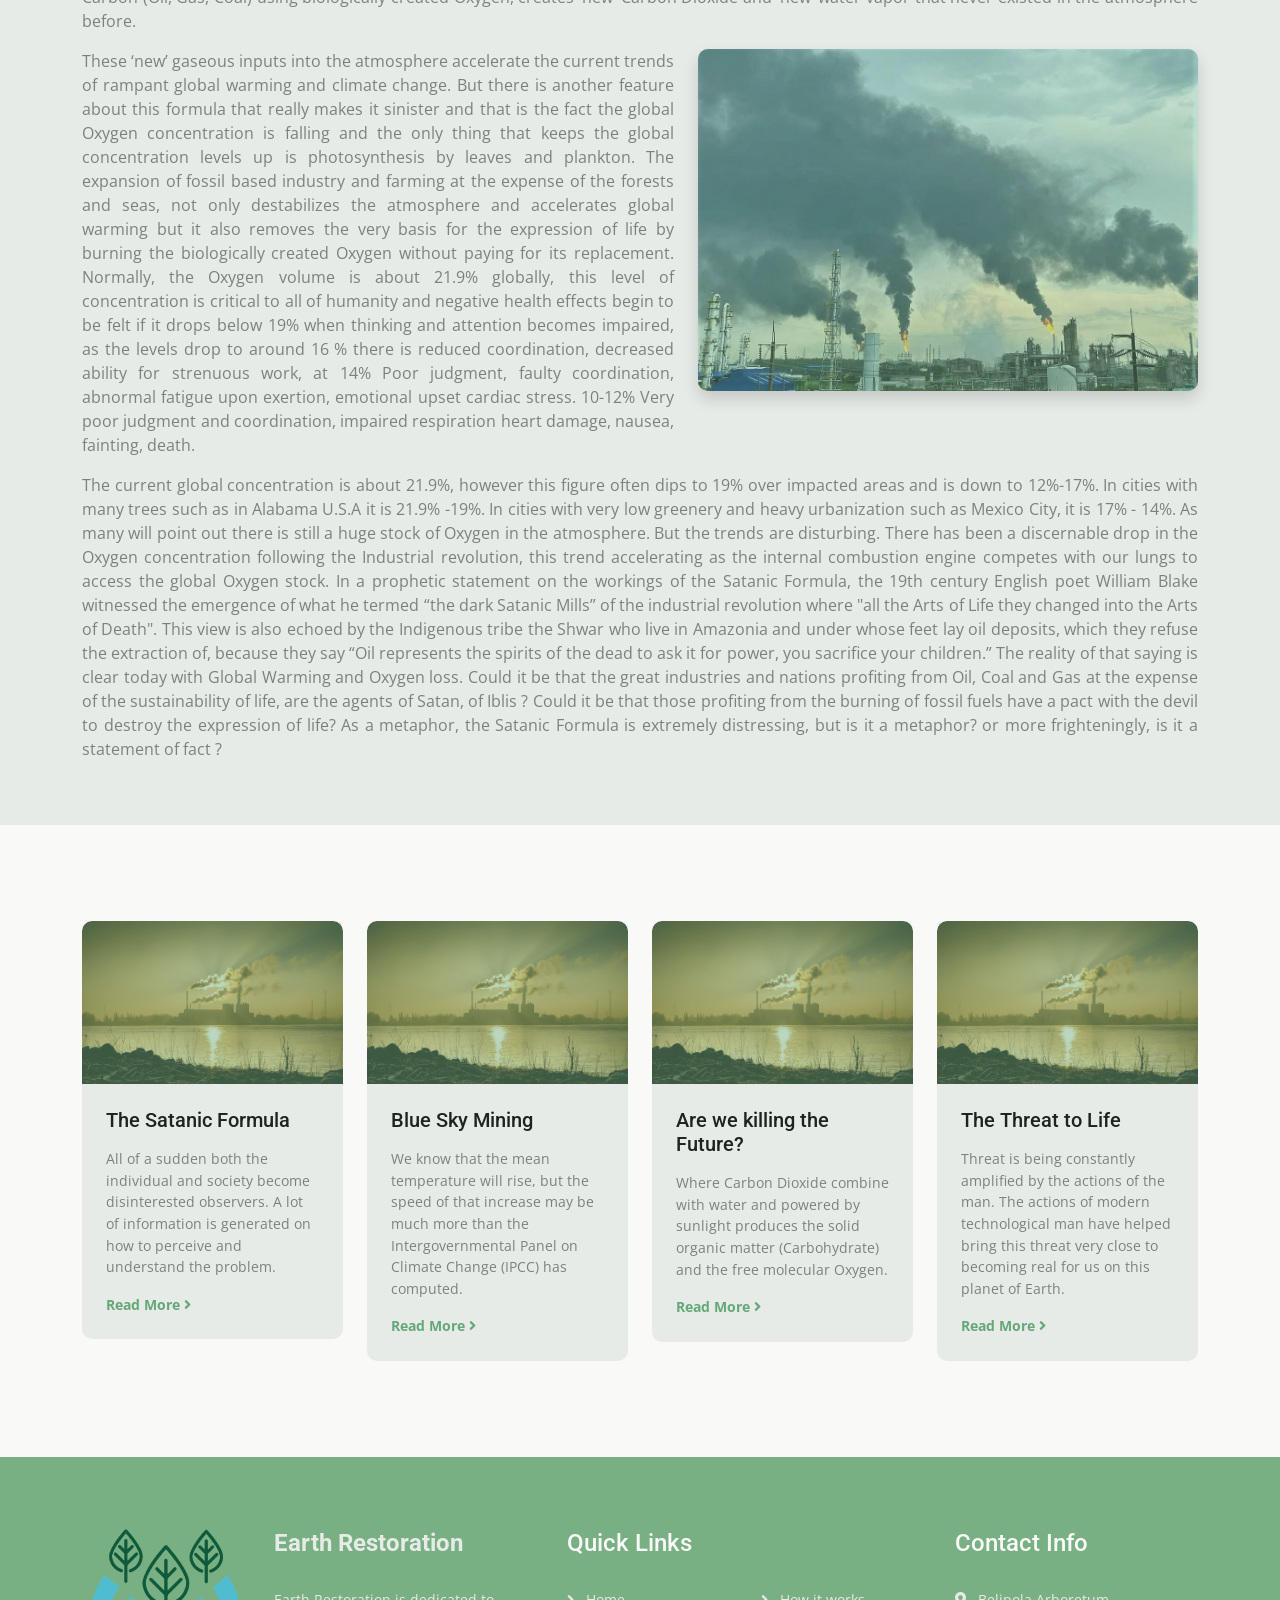
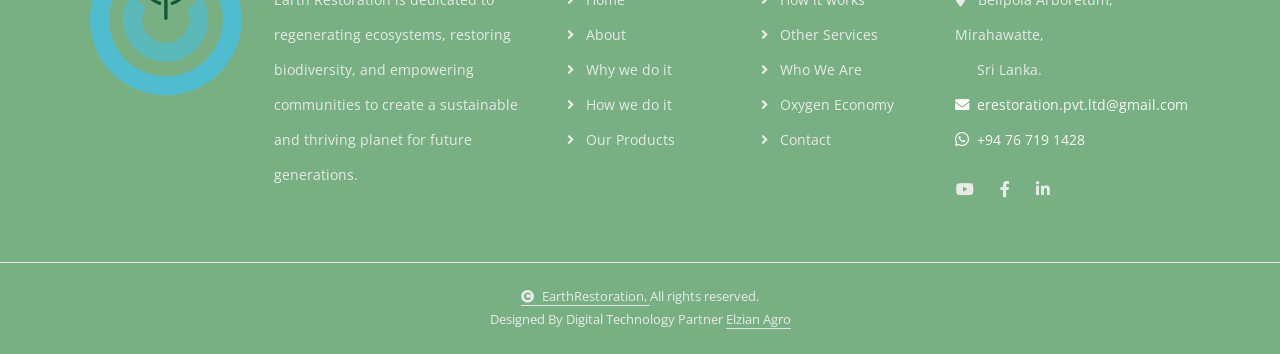
<file: blogs/global/satanic-formula.html>
<!DOCTYPE html>
<html lang="en">

<head>
  <meta charset="utf-8" />
  <title>EarthRestoration</title>
  <meta content="width=device-width, initial-scale=1.0" name="viewport" />
  <meta content="" name="keywords" />
  <meta content="" name="description" />

  <link rel="icon" href="../../asset/img/logo.png" type="image/x-icon" />

  <!-- Google Web Fonts -->
  <link rel="preconnect" href="https://fonts.googleapis.com" />
  <link rel="preconnect" href="https://fonts.gstatic.com" crossorigin />
  <link
    href="https://fonts.googleapis.com/css2?family=Open+Sans:wght@400;500;600;700&family=Roboto:wght@400;500;700&display=swap"
    rel="stylesheet" />

  <!-- Icon Font Stylesheet -->
  <link rel="stylesheet" href="https://use.fontawesome.com/releases/v5.15.4/css/all.css" />
  <link href="https://cdn.jsdelivr.net/npm/bootstrap-icons@1.4.1/font/bootstrap-icons.css" rel="stylesheet" />

  <!-- Libraries Stylesheet -->
  <link rel="stylesheet" href="https://cdnjs.cloudflare.com/ajax/libs/animate.css/4.1.1/animate.min.css" />
  <link href="../../lib/animate/animate.min.css" rel="stylesheet" />
  <link href="../../lib/owlcarousel/assets/owl.carousel.min.css" rel="stylesheet" />
  <link href="../../lib/lightbox/css/lightbox.min.css" rel="stylesheet" />

  <!-- Customized Bootstrap Stylesheet -->
  <link href="../../css/bootstrap.min.css" rel="stylesheet" />

  <!-- Custom Stylesheet -->
  <link href="../../css/style.css" rel="stylesheet" />
</head>

<body>
  <!-- Spinner Start -->
  <div id="spinner"
    class="show bg-white position-fixed translate-middle w-100 vh-100 top-50 start-50 d-flex align-items-center justify-content-center">
    <div class="spinner-border text-primary" style="width: 3rem; height: 3rem" role="status">
      <span class="sr-only">Loading...</span>
    </div>
  </div>
  <!-- Spinner End -->

  <!-- Topbar Start -->
  <div class="container-fluid topbar bg-primary px-0 d-block">
    <div class="container px-0">
      <div class="row gx-0 align-items-center" style="height: 45px">
        <div class="col-sm-6 text-center text-lg-start mb-lg-0">
          <div class="d-flex flex-wrap d-none d-md-block">
            <a href="mailto:erestoration.pvt.ltd@gmail.com" class="text-white me-4">
              <i class="fas fa-envelope text-white me-2"></i>erestoration.pvt.ltd@gmail.com
            </a>
            <a href="https://wa.me/94767191428" target="_blank" class="text-white me-4">
              <i class="fab fa-whatsapp text-white fs-6 me-2"></i>+94 76 719 1428
            </a>
          </div>
        </div>
        <div class="col-sm-6 text-center text-lg-end">
          <div class="d-flex align-items-center justify-content-end">
            <div id="google_translate_element" class="translate-frame "></div>
          </div>
        </div>
      </div>
    </div>
  </div>
  <!-- Topbar End -->

  <!-- Navbar & Hero Start -->
  <div class="container-fluid sticky-top px-0">
    <div class="position-absolute bg-primary" style="left: 0; top: 0; width: 100%; height: 100%"></div>
    <div class="container px-0">
      <nav class="navbar navbar-expand-lg navbar-dark bg-light py-3 px-4">
        <a href="index.html" class="navbar-brand p-0">
          <img class="nav-logo" src="../../asset/img/logo.png" alt="Logo" />
        </a>
        <button class="navbar-toggler" type="button" data-bs-toggle="collapse" data-bs-target="#navbarCollapse">
          <span class="fa fa-bars"></span>
        </button>
        <div class="collapse navbar-collapse" id="navbarCollapse">
          <div class="navbar-nav ms-auto py-0">
            <a href="../../index.html#home" class="nav-item nav-link">Home</a>
            <a href="../../index.html#about" class="nav-item nav-link">About</a>
            <a href="../../index.html#why-we-do-it" class="nav-item nav-link">Why We Do It</a>
            <a href="../../index.html#how-we-do-it" class="nav-item nav-link">How We Do It</a>
            <a href="../../index.html#our-products" class="nav-item nav-link">Our Products</a>
            <a href="../../index.html#how-it-works" class="nav-item nav-link">How It Works</a>
            <a href="../../index.html#other-services" class="nav-item nav-link">Other Services</a>
            <a href="../../index.html#who-we-are" class="nav-item nav-link">Who We Are</a>
            <div class="nav-item dropdown active">
              <a href="#" class="nav-link dropdown-toggle active" data-bs-toggle="dropdown">Further Reading</a>
              <div class="dropdown-menu m-0">
                <a href="../../global.html" class="dropdown-item active">Global</a>
                <a href="../../local.html" class="dropdown-item">Local in Sri Lanka </a>
              </div>
            </div>
            <a href="../../oxygen-economy.html" class="nav-item nav-link">Oxygen Economy</a>
          </div>
        </div>
      </nav>
    </div>
  </div>
  <!-- Navbar & Hero End -->

  <!-- Header Start -->
  <div class="hero-wrapper position-relative">
    <img src="../../asset/img/further-reading/satanic-formula-cover.png"
      class="position-absolute top-0 start-0 w-100 h-100 object-fit-cover" alt="Background" />

    <div class="bg-breadcrumb-single position-absolute top-0 start-0 w-100 h-100" style="z-index: 1"></div>

    <div class="d-flex flex-column justify-content-center align-items-center h-100 position-relative">
      <div class="container text-center" style="max-width: 900px; z-index: 10">
        <h4 class="text-white display-4 mb-4 wow fadeInUp" data-wow-delay="0.1s">The Satanic Formula</h4>
        <h4 class="text-white display-4 mb-4 wow fadeInUp" data-wow-delay="0.2s">fCH₄ + bO₂ → nCO₂ + nH₂O + e</h4>
      </div>

      <div class="position-absolute w-100 wow fadeInUp" data-wow-delay="0.3s" style="bottom: 30px; z-index: 10">
        <ol class="breadcrumb justify-content-center mb-0">
          <li class="breadcrumb-item text-white">
            <a class="text-white" href="../../../index.html">Home</a>
          </li>
          <li class="breadcrumb-item text-white">
            <a class="text-white" href="#">Further reading</a>
          </li>
          <li class="breadcrumb-item text-white">Global</li>
        </ol>
      </div>
    </div>
  </div>
  <!-- Header End -->

  <section class="py-5 bg-light">
    <div class="container-fluid blog">
      <div class="container">
        <div class="description-container clearfix wow fadeInUp">
          <div class="position-relative float-end ms-0 ms-md-4 mb-4">
            <img id="img-20" src="../../asset/img/further-reading/satanic-formula-1.jpg" alt="Image of industrial fumes"
              class="img-fluid floating-image left shadow" />

            <div class="position-absolute top-0 start-0 w-100 h-100 rounded image-overlay"></div>
          </div>

          <p class="text-muted fs-6">
            <span class="first-letter">S</span>
            elf-interest becomes a very strong force when your life is threatened. Collectively, we enforce
            laws that protect the lives of all members of a community, individually we act with defensive
            force to protect ones own life. But what happens when life itself is threatened? All of a sudden
            both the individual and society become disinterested observers. A lot of information is
            generated on how to perceive and understand the problem. Things like Sustainability,
            Biodiversity and Conservation have become the discussion topics around the signs that signal the
            threat to life, but there is no effort at maintaining the activity and sustainability of life,
            in fact much of modern human endeavor seems to be directed at extinguishing it! Today we rapidly
            remove the conditions necessary for the continued existence of genetic, ecological and cultural
            information, as these are seen to be unimportant to the society of modern man. These losses have
            now reached critical proportions, the actions leading to such losses being vindicated by the
            human value system called “Consumerist, growth oriented society”. Using a theory called
            “Consumer sovereignty” where “whatever contributes to the satisfaction of the individual is
            decreed good and whatever detracts from the individual satisfaction is decreed bad”; the
            salesmen of the world set about the activity of creating desire.
          </p>
          <p class="text-muted fs-6">
            So that, more and more resources were required to satisfy the individual preference, The
            individual preference being constantly redefined by the pecuniary actions of these same
            salesmen. The product of such actions has been to place an ever-increasing demand on all
            resources, be it renewable or non-renewable. As the values and ideals of the “Consumerist,
            growth oriented society extend to include more and more of humanity, there is a proportionate
            reduction in the ability of life to express itself on this planet. Can we, modern humanity, be
            really accused of stifling the force of life? The answer is yes and lies in our wholehearted
            accepatance of the Satanic Formula as the basis of human development without understanding or
            appreciating what this acceptance means. The Satanic formula is derived from the generalized
            formula for extracting energy from fossil fuel, which reads.
          </p>
        </div>

        <div class="description-container clearfix wow fadeInUp">
          <div class="position-relative float-start me-0 me-md-4 mb-4">
            <img id="img-20" src="../../asset/img/further-reading/satanic-formula-2.jpg" alt="Image of industrial fumes"
              class="img-fluid floating-image right shadow" />

            <div class="position-absolute top-0 start-0 w-100 h-100 rounded image-overlay"></div>
          </div>

          <p class="text-muted fs-6">
            CH₄ + O₂ → CO₂ + H₂O + e This states that burning Hydrocarbons (fossil Fuels) using Oxygen gives
            us Carbon Dioxide, water and energy. It is this process that the entire industrial revolution
            was based upon it is this process that propels all the transport and industry of the ‘modern’
            era. Hydrocarbons are made from the fossilization of organic compounds that once existed in the
            biosphere, it is made from living organisms that died and was buried underground where they are
            compressed into the rocks and reside for time periods measured in millions of years. This
            ‘fossil material has no contact with the living world. Over geologic time vast quantities of
            carbon sequestered by living forms became fossilized in this manner and removed from the living
            world. With the fossil carbon there also resides fossil hydrogen. And it is the burning of these
            fossil components using biologically generated oxygen that is currently pushing the threat to
            life ever closer. The reason why becomes clear when the generalized formula for Hydrocarbon
            combustion is looked at, in terms of its combustion products, armed with this knowledge, the
            threat to life becomes clearer. Thus the Satanic Formula is stated as: fCH₄ + bO₂ → nCO₂ + nH₂O
            + e Simply, it sates that burning fossil Hydrogen and fossil Carbon (Oil, Gas, Coal) using
            biologically created Oxygen, creates ‘new’ Carbon Dioxide and ‘new’ water vapor that never
            existed in the atmosphere before.
          </p>
        </div>

        <div class="description-container clearfix wow fadeInUp">
          <div class="position-relative float-end ms-0 ms-md-4 mb-4">
            <img id="img-20" src="../../asset/img/further-reading/satanic-formula-3.jpg" alt="Image of industrial fumes"
              class="img-fluid floating-image left shadow" />

            <div class="position-absolute top-0 start-0 w-100 h-100 rounded image-overlay"></div>
          </div>

          <p class="text-muted fs-6">
            These ‘new’ gaseous inputs into the atmosphere accelerate the current trends of rampant global
            warming and climate change. But there is another feature about this formula that really makes it
            sinister and that is the fact the global Oxygen concentration is falling and the only thing that
            keeps the global concentration levels up is photosynthesis by leaves and plankton. The expansion
            of fossil based industry and farming at the expense of the forests and seas, not only
            destabilizes the atmosphere and accelerates global warming but it also removes the very basis
            for the expression of life by burning the biologically created Oxygen without paying for its
            replacement. Normally, the Oxygen volume is about 21.9% globally, this level of concentration is
            critical to all of humanity and negative health effects begin to be felt if it drops below 19%
            when thinking and attention becomes impaired, as the levels drop to around 16 % there is reduced
            coordination, decreased ability for strenuous work, at 14% Poor judgment, faulty coordination,
            abnormal fatigue upon exertion, emotional upset cardiac stress. 10-12% Very poor judgment and
            coordination, impaired respiration heart damage, nausea, fainting, death.
          </p>

          <p class="text-muted fs-6">
            The current global concentration is about 21.9%, however this figure often dips to 19% over
            impacted areas and is down to 12%-17%. In cities with many trees such as in Alabama U.S.A it is
            21.9% -19%. In cities with very low greenery and heavy urbanization such as Mexico City, it is
            17% - 14%. As many will point out there is still a huge stock of Oxygen in the atmosphere. But
            the trends are disturbing. There has been a discernable drop in the Oxygen concentration
            following the Industrial revolution, this trend accelerating as the internal combustion engine
            competes with our lungs to access the global Oxygen stock. In a prophetic statement on the
            workings of the Satanic Formula, the 19th century English poet William Blake witnessed the
            emergence of what he termed “the dark Satanic Mills” of the industrial revolution where "all the
            Arts of Life they changed into the Arts of Death". This view is also echoed by the Indigenous
            tribe the Shwar who live in Amazonia and under whose feet lay oil deposits, which they refuse
            the extraction of, because they say “Oil represents the spirits of the dead to ask it for power,
            you sacrifice your children.” The reality of that saying is clear today with Global Warming and
            Oxygen loss. Could it be that the great industries and nations profiting from Oil, Coal and Gas
            at the expense of the sustainability of life, are the agents of Satan, of Iblis ? Could it be
            that those profiting from the burning of fossil fuels have a pact with the devil to destroy the
            expression of life? As a metaphor, the Satanic Formula is extremely distressing, but is it a
            metaphor? or more frighteningly, is it a statement of fact ?
          </p>
        </div>
      </div>
    </div>
  </section>

  <section class="py-5 bg-white">
    <div class="container-fluid blog py-5">
      <div class="container">
        <div class="row g-4 justify-content-center h-100">
          <div class="col-sm-6 col-xl-3 wow fadeInUp" data-wow-delay="0.1s">
            <div class="blog-item">
              <div class="blog-img position-relative overlay-wrapper">
                <img src="../../asset/img/further-reading/satanic-formula-cover.png" class="img-fluid rounded-top w-100"
                  alt="" />
                <div class="color-overlay"></div>
              </div>

              <div class="blog-content bg-light rounded-bottom p-4">
                <h4 class="text-dark mb-3 fs-5">The Satanic Formula</h4>
                <p id="less-content" class="text-muted">
                  All of a sudden both the individual and society become disinterested observers. A lot of
                  information is generated on how to perceive and understand the problem.
                </p>

                <a href="../../blogs/global/satanic-formula.html" class="fw-bold text-secondary read-more-btn">Read
                  More <i class="fa fa-angle-right"></i></a>
              </div>
            </div>
          </div>

          <div class="col-sm-6 col-xl-3 wow fadeInUp" data-wow-delay="0.2s">
            <div class="blog-item h-100">
              <div class="blog-img position-relative overlay-wrapper">
                <img src="../../asset/img/further-reading/satanic-formula-cover.png" class="img-fluid rounded-top w-100"
                  alt="" />
                <div class="color-overlay"></div>
              </div>
              <div class="blog-content bg-light rounded-bottom p-4">
                <h4 class="text-dark mb-3 fs-5">Blue Sky Mining</h4>
                <p id="less-content" class="text-muted">
                  We know that the mean temperature will rise, but the speed of that increase may be much
                  more than the Intergovernmental Panel on Climate Change (IPCC) has computed.
                </p>

                <a href="../../blogs/global/satanic-formula.html" class="fw-bold text-secondary read-more-btn">Read
                  More <i class="fa fa-angle-right"></i></a>
              </div>
            </div>
          </div>

          <div class="col-sm-6 col-xl-3 wow fadeInUp" data-wow-delay="0.3s">
            <div class="blog-item">
              <div class="blog-img position-relative overlay-wrapper">
                <img src="../../asset/img/further-reading/satanic-formula-cover.png" class="img-fluid rounded-top w-100"
                  alt="" />
                <div class="color-overlay"></div>
              </div>
              <div class="blog-content bg-light rounded-bottom p-4">
                <h4 class="text-dark mb-3 fs-5">Are we killing the Future?</h4>
                <p id="less-content" class="text-muted">
                  Where Carbon Dioxide combine with water and powered by sunlight produces the solid organic
                  matter (Carbohydrate) and the free molecular Oxygen.
                </p>

                <a href="../../blogs/global/satanic-formula.html" class="fw-bold text-secondary read-more-btn">Read
                  More <i class="fa fa-angle-right"></i></a>
              </div>
            </div>
          </div>

          <div class="col-sm-6 col-xl-3 wow fadeInUp" data-wow-delay="0.4s">
            <div class="blog-item">
              <div class="blog-img position-relative overlay-wrapper">
                <img src="../../asset/img/further-reading/satanic-formula-cover.png" class="img-fluid rounded-top w-100"
                  alt="" />
                <div class="color-overlay"></div>
              </div>
              <div class="blog-content bg-light rounded-bottom p-4">
                <h4 class="text-dark mb-3 fs-5">The Threat to Life</h4>
                <p id="less-content" class="text-muted">
                  Threat is being constantly amplified by the actions of the man. The actions of modern
                  technological man have helped bring this threat very close to becoming real for us on this
                  planet of Earth.
                </p>

                <a href="../../blogs/global/satanic-formula.html" class="fw-bold text-secondary read-more-btn">Read
                  More <i class="fa fa-angle-right"></i></a>
              </div>
            </div>
          </div>
        </div>
      </div>
    </div>
  </section>

  <!-- Footer Start -->
  <div class="container-fluid footer bg-primary pt-4">
    <div class="container py-5">
      <div class="row g-5">
        <div class="col-md-6 col-lg-6 col-xl-5">
          <div class="footer-item d-flex flex-column">
            <div class="footer-item">
              <div class="row">
                <div class="col-lg-5">
                  <img src="../../asset/img/logo.png" alt="logo" class="w-100" />
                </div>
                <div class="col-lg-7">
                  <h4 class="text-light mb-4 fw-bold">Earth Restoration</h4>
                  <p class="mb-3 text-light">
                    Earth Restoration is dedicated to regenerating ecosystems, restoring biodiversity, and
                    empowering communities to create a sustainable and thriving planet for future
                    generations.
                  </p>
                </div>
              </div>
            </div>
          </div>
        </div>

        <div class="col-md-6 col-lg-6 col-xl-4">
          <div class=" ">
            <h4 class="text-white mb-4">Quick Links</h4>
            <div class="row g-5">
              <div class="col-6 footer-item d-flex flex-column">
                <a href="index.html#home" class="text-light"><i class="fas fa-angle-right me-2 text-light"></i> Home</a>
                <a href="index.html#about" class="text-light"><i class="fas fa-angle-right me-2 text-light"></i>
                  About</a>
                <a href="index.html#why-we-do-it" class="text-light"><i class="fas fa-angle-right me-2 text-light"></i>
                  Why we do it</a>
                <a href="index.html#how-we-do-it" class="text-light"><i class="fas fa-angle-right me-2 text-light"></i>
                  How we do it</a>
                <a href="index.html#our-products" class="text-light"><i class="fas fa-angle-right me-2 text-light"></i>
                  Our Products</a>
              </div>
              <div class="col-6 footer-item d-flex flex-column">
                <a href="index.html#how-it-works" class="text-light"><i class="fas fa-angle-right me-2 text-light"></i>
                  How it works</a>
                <a href="index.html#other-services" class="text-light"><i
                    class="fas fa-angle-right me-2 text-light"></i> Other Services</a>
                <a href="index.html#who-we-are" class="text-light"><i class="fas fa-angle-right me-2 text-light"></i>
                  Who We Are</a>

                <a href="oxygen-economy.html" class="text-light"><i class="fas fa-angle-right me-2 text-light"></i>
                  Oxygen Economy</a>
                <a href="index.html#contact" class="text-light"><i class="fas fa-angle-right me-2 text-light"></i>
                  Contact</a>
              </div>
            </div>
          </div>
        </div>

        <div class="col-md-6 col-lg-6 col-xl-3">
          <div class="footer-item d-flex flex-column">
            <h4 class="text-white mb-4">Contact Info</h4>
            <a href="#" class="text-light">
              <i class="fa fa-map-marker-alt me-2"></i> Belipola Arboretum, Mirahawatte,<br />
              <span style="padding-left: 22px">Sri Lanka.</span>
            </a>

            <a href="mailto:erestoration.pvt.ltd@gmail.com" class="text-white">
              <i class="fas fa-envelope me-2"></i>erestoration.pvt.ltd@gmail.com
            </a>
            <a href="https://wa.me/94767191428" target="_blank" class="text-white me-4">
              <i class="fab fa-whatsapp text-white fs-6 me-2"></i>+94 76 719 1428
            </a>
            <div class="d-flex align-items-center mt-2">
              <a href="https://www.youtube.com/channel/UCL5dFM7Kr1dMapzjSJExftg?view_as=subscriber" target="_blank"
                class="btn nav-fill" style="padding-left: 0"><i class="fab fa-youtube text-light"></i></a>
              <a href="https://www.facebook.com/profile.php?id=100045842366453" target="_blank" class="btn nav-fill"><i
                  class="fab fa-facebook-f text-light"></i></a>
              <a href="https://www.linkedin.com/company/earth-restoration/" target="_blank" class="btn nav-fill"><i
                  class="fab fa-linkedin-in text-light"></i></a>
            </div>
          </div>
        </div>
      </div>
    </div>
  </div>
  <!-- Footer End -->

  <!-- Copyright Start -->
  <div class="container-fluid copyright bg-primary py-4">
    <div class="container text-center">
      <p class="mb-1 text-light" style="font-size: 13px">
        <a href="#home" class="border-bottom text-light">
          <i class="fas fa-copyright text-light me-2"></i>EarthRestoration,
        </a>
        All rights reserved.
      </p>
      <p class="mb-0 text-light" style="font-size: 13px">
        Designed By Digital Technology Partner
        <a class="border-bottom text-light" href="https://agro.elzian.com/" target="_blank">Elzian Agro</a>
      </p>
    </div>
  </div>
  <!-- Copyright End -->

  <!-- Back to Top -->
  <a href="#" class="btn btn-primary btn-lg-square back-to-top"><i class="fa fa-arrow-up"></i></a>

  <!-- JavaScript Libraries -->
  <script src="https://ajax.googleapis.com/ajax/libs/jquery/3.6.4/jquery.min.js"></script>
  <script src="https://cdn.jsdelivr.net/npm/bootstrap@5.0.0/dist/js/bootstrap.bundle.min.js"></script>
  <script src="../../lib/wow/wow.min.js"></script>
  <script src="../../lib/easing/easing.min.js"></script>
  <script src="../../lib/waypoints/waypoints.min.js"></script>
  <script src="../../lib/counterup/counterup.min.js"></script>
  <script src="../../lib/owlcarousel/owl.carousel.min.js"></script>
  <script src="../../lib/lightbox/js/lightbox.min.js"></script>

  <!-- Custom Javascript -->
  <script src="../../js/main.js"></script>
</body>

</html>
</file>
<file: css/style.css>
@media (min-width: 1300px) {
  html {
    scroll-padding-top: 20px;
  }
}

@media (min-width: 991px) and (max-width: 1300px) {
  html {
    scroll-padding-top: 400px;
  }
}

@media (max-width: 991px) {
  html {
    scroll-padding-top: 500px;
  }
}

/*** Spinner Start ***/
#spinner {
  opacity: 0;
  visibility: hidden;
  transition: opacity 0.5s ease-out, visibility 0s linear 0.5s;
  z-index: 99999;
}

#spinner.show {
  transition: opacity 0.5s ease-out, visibility 0s linear 0s;
  visibility: visible;
  opacity: 1;
}

/*** Spinner End ***/

/*** Back to top Start ***/
.back-to-top {
  position: fixed;
  right: 30px;
  bottom: 30px;
  display: flex;
  width: 45px;
  height: 45px;
  align-items: center;
  justify-content: center;
  transition: 0.5s;
  z-index: 99;
}

/*** Back to top End ***/

/*** Button Start ***/
.btn {
  font-weight: 600;
  transition: 0.5s;
}

.btn-square {
  width: 32px;
  height: 32px;
}

.btn-sm-square {
  width: 34px;
  height: 34px;
}

.btn-md-square {
  width: 44px;
  height: 44px;
}

.btn-lg-square {
  width: 56px;
  height: 56px;
}

.btn-xl-square {
  width: 66px;
  height: 66px;
}

.btn-square,
.btn-sm-square,
.btn-md-square,
.btn-lg-square,
.btn-xl-square {
  padding: 0;
  display: flex;
  align-items: center;
  justify-content: center;
  font-weight: normal;
  border-radius: 50%;
}

.btn.btn-primary {
  background: var(--bs-primary) !important;
  font-family: "Roboto", sans-serif;
  border: none;
  font-weight: 400;
  transition: 0.5s;
  outline: none;
}

.btn.btn-primary:hover {
  background: var(--bs-secondary) !important;
  color: var(--bs-light) !important;
}

/*** Button Start ***/

/*** Topbar Start ***/
.topbar {
  padding: 2px 10px 2px 20px;
}

@media (max-width: 768px) {
  .topbar {
    display: none;
  }
}

/*** Topbar End ***/

/*** Navbar ***/
/* google translate widget */
.VIpgJd-ZVi9od-ORHb-OEVmcd {
  z-index: 999 !important;
}

.sticky-top,
.sticky-top .container {
  transition: 0.5s !important;
}

.navbar {
  z-index: 1000 !important;
}

.navbar .nav-logo {
  width: 40px;
  height: 100%;
}

.navbar .navbar-nav .nav-item.nav-link,
.navbar .navbar-nav .nav-link {
  color: var(--bs-gray) !important;
  font-weight: 400;
}

.navbar .navbar-nav .nav-item {
  position: relative;
  margin: 0 5px !important;
}

.navbar .navbar-nav .nav-link:hover,
.navbar .navbar-nav .nav-link.active,
.sticky-top .navbar .navbar-nav .nav-link:hover,
.sticky-top .navbar .navbar-nav .nav-link.active {
  color: var(--bs-primary) !important;
}

/* Override: Blue for the Oxygen Economy page */
body.oxygen-economy-page .navbar .navbar-nav .nav-link:hover,
body.oxygen-economy-page .navbar .navbar-nav .nav-link.active,
body.oxygen-economy-page .sticky-top .navbar .navbar-nav .nav-link:hover,
body.oxygen-economy-page .sticky-top .navbar .navbar-nav .nav-link.active {
  color: var(--bs-blue) !important;
}

/* Override: Blue for the Oxygen Economy page */
body.oxygen-economy-page .navbar .navbar-nav .dropdown-item:hover,
body.oxygen-economy-page .navbar .navbar-nav .dropdown-itemactive,
body.oxygen-economy-page .sticky-top .navbar .navbar-nav .dropdown-item:hover,
body.oxygen-economy-page .sticky-top .navbar .navbar-nav .dropdown-item.active {
  background-color: var(--bs-blue) !important;
  color: var(--bs-white);
}

.navbar .dropdown-toggle::after {
  border: none;
  content: "\f107" !important;
  font-family: "Font Awesome 5 Free";
  font-weight: 600;
  vertical-align: middle;
}

@media (min-width: 1300px) {
  .navbar .nav-item .dropdown-menu {
    display: block;
    visibility: hidden;
    top: 100%;
    left: 0px;
    transform: rotateX(-75deg);
    transform-origin: 0% 0%;
    border: 0;
    border-radius: 10px;
    margin-top: 5px !important;
    transition: 0.5s;
    opacity: 0;
    z-index: 9;
  }
}

@media (max-width: 1300px) {
  .navbar .nav-item .dropdown-menu {
    margin-top: 5px !important;
    transition: 0.5s;
  }
}

@media (max-width: 991px) {
  .navbar .navbar-nav .nav-item.nav-link {
    margin: 5px 5px !important;
  }
}

.dropdown .dropdown-menu a:hover {
  background: var(--bs-primary) !important;
  color: var(--bs-white);
}

.navbar .nav-item:hover .dropdown-menu {
  transform: rotateX(0deg);
  visibility: visible;
  background: var(--bs-light) !important;
  transition: 0.5s;
  opacity: 1;
}

.navbar .navbar-toggler {
  padding: 8px 15px;
  color: var(--bs-gray);
}

/*** Navbar End ***/

/*** About Start ***/
.about .text {
  position: relative;
}

.vi-mi .row {
  display: flex;
  flex-wrap: wrap;
}

.vi-mi .info-box {
  position: relative;
  overflow: hidden;
  border-radius: 10px;
  cursor: pointer;
}

.vi-mi .info-box .info-content {
  position: relative;
  z-index: 2;
  transition: 0.5s;
}

/*** About End ***/

/* Who We Are Start */
#who-we-are .custom-bg-shape {
  border-radius: 90% 50% 90% 50% / 20% 80% 20% 80%;
  transition: 0.3s ease;
}

#who-we-are .hover-shadow {
  transition: all 0.3s ease;
}

#who-we-are .hover-shadow:hover {
  transform: translateY(-5px);
}

#who-we-are .flip-card-img-wrapper {
  perspective: 1000px;
  overflow: hidden;
  cursor: pointer;
}

#who-we-are .flip-card-img-inner {
  position: relative;
  width: 100%;
  height: 100%;
  transition: transform 0.6s;
  transform-style: preserve-3d;
}

#who-we-are .team-card:hover .flip-card-img-inner {
  transform: rotateY(180deg);
}

#who-we-are .flip-card-front,
#who-we-are .flip-card-back {
  position: absolute;
  width: 100%;
  height: 100%;
  top: 0;
  left: 0;
  backface-visibility: hidden;
  border-radius: 0.75rem 0.75rem 0 0;
}

#who-we-are .flip-card-back {
  background-color: var(--bs-white);
  transform: rotateY(180deg);
  text-align: center;
}

/* Who We Are End */

/* How It Works Start */
#how-it-works .overlay-wrapper {
  position: relative;
}

#how-it-works .color-overlay {
  position: absolute;
  top: 0;
  left: 0;
  width: 100%;
  height: 100%;
  background-color: var(--bs-primary);
  opacity: 0.5;
  pointer-events: none;
}

/* How It Works End */

/* Our Products Starts */
#our-products .product-card {
  border-left: 4px solid var(--bs-primary);
  transition: transform 0.3s;
  cursor: pointer;
}

#our-products .product-card:hover {
  transform: translateY(-5px);
}

/* Our Products End */

/* How We Do It End */
#how-we-do-it .flow-arrow {
  font-size: 1.5rem;
  color: var(--bs-primary);
  text-align: center;
}

#how-we-do-it .contract-table {
  max-width: 600px;
  margin: 0rem auto;
}

.gallery-img {
  width: 100%;
  height: 100%;
  object-fit: cover;
}

/* How We Do It  End */

/* Oxygen Economy Start */
.oxygen-economy .flip-card {
  perspective: 1000px;
  height: 250px;
  max-height: 500px;
  border-radius: 10px;
}

.oxygen-economy .card-inner {
  position: relative;
  width: 100%;
  height: 100%;
  transition: transform 0.6s;
  transform-style: preserve-3d;
  cursor: pointer;
}

.oxygen-economy .flip-card:hover .card-inner {
  transform: rotateY(180deg);
}

.oxygen-economy .card-front,
.oxygen-economy .card-back {
  position: absolute;
  width: 100%;
  height: 100%;
  backface-visibility: hidden;
  top: 0;
  left: 0;
}

.oxygen-economy .card-front {
  background-color: var(--bs-blue);
  z-index: 2;
}

.oxygen-economy .card-back {
  background-color: var(--bs-white);
  transform: rotateY(180deg);
  z-index: 1;
  display: flex;
  align-items: center;
  justify-content: center;
  text-align: center;
  padding: 1rem;
}

.oxygen-economy .image-hover-effect .img-container {
  position: relative;
  overflow: hidden;
  height: 100%;
  display: flex;
  justify-content: center;
}

.oxygen-economy .image-hover-effect img {
  transition: transform 0.3s ease-in-out;
  display: block;
  width: 100%;
  height: 100%;
  object-fit: cover;
}

.oxygen-economy .image-hover-effect .img-container:hover img {
  transform: scale(1.05);
}

.oxygen-economy .image-hover-effect .overlay {
  position: absolute;
  top: 0;
  left: 0;
  width: 100%;
  height: 100%;
  background: transparent;
  display: flex;
  flex-direction: column;
  justify-content: center;
  align-items: center;
  text-align: center;
  padding: 10px;
  transition: background 0.3s ease-in-out;
  pointer-events: none;
}

.oxygen-economy .image-hover-effect .img-container:hover .overlay {
  background: rgba(133, 208, 248, 0.6);
}

.oxygen-economy .always-visible-icon {
  z-index: 2;
}

.oxygen-economy .hover-title {
  opacity: 0;
  transition: opacity 0.3s ease-in-out;
}

.oxygen-economy .img-container:hover .hover-title {
  opacity: 1;
}

.testimonial .testimonial-carousel {
  position: relative;
}

.testimonial-carousel .owl-item {
  height: 520px !important;
  padding-bottom: 30px !important;
}

.testimonial-item {
  min-height: 100%;
  display: flex;
  flex-direction: column;
  justify-content: space-between;
}

.testimonial .testimonial-carousel .owl-dots {
  margin-top: 30px;
  display: flex;
  align-items: center;
  justify-content: center;
}

.testimonial .testimonial-carousel .owl-dot {
  position: relative;
  display: inline-block;
  margin: 0 5px;
  width: 15px;
  height: 15px;
  border: 1px solid var(--bs-blue);
  border-radius: 10px;
  transition: 0.5s;
}

.testimonial .testimonial-carousel .owl-dot.active {
  width: 40px;
  background: var(--bs-blue);
}

.testimonial-item p {
  flex-grow: 1;
}

.cpes-box {
  border-top-left-radius: 10px;
  border-top-right-radius: 10px;
}

@media (min-width: 576px) {
  .cpes-box {
    border-top-left-radius: 10px;
    border-top-right-radius: 0px;
    border-bottom-left-radius: 10px;
  }
}

/* Oxygen Economy  End */

/* Further Readings (Local, Global, Blogs)  Start */
.hero-wrapper {
  position: relative;
  width: 100%;
  height: 400px;
  overflow: hidden;
}

.bg-breadcrumb-single {
  position: absolute;
  inset: 0;
  background-color: rgba(121, 176, 131, 0.4);
}

video.object-fit-cover {
  object-fit: cover;
  position: absolute;
  top: 0;
  left: 0;
}

.hero-wrapper .swiper {
  height: 100%;
}

.hero-wrapper .swiper-slide {
  height: 100%;
  background-size: cover;
  background-position: center;
}

.hero-wrapper .swiper-pagination {
  bottom: 15px !important;
  text-align: center;
  z-index: 10;
}

.hero-wrapper .swiper-pagination-bullet-line {
  width: 30px;
  height: 3px;
  display: inline-block;
  background: rgba(255, 255, 255, 0.5);
  margin: 0 5px;
  border-radius: 2px;
  transition: all 0.3s;
}

.hero-wrapper .swiper-pagination-bullet-line-active {
  background: var(--bs-white);
  width: 40px;
}

.further-reading .overlay-wrapper {
  position: relative;
  display: inline-block;
}

.further-reading .color-overlay {
  position: absolute;
  top: 0;
  left: 0;
  width: 100%;
  height: 100%;
  background-color: var(--bs-primary);
  opacity: 0.5;
  pointer-events: none;
}

.further-reading .overlay-wrapper img {
  display: block;
}

.further-reading .pulse-ring {
  position: relative;
  display: inline-flex;
  justify-content: center;
  align-items: center;
}

.further-reading .pulse-ring::before {
  content: "";
  position: absolute;
  width: 80px;
  height: 80px;
  border-radius: 50%;
  background-color: rgba(121, 176, 131, 0.9);
  animation: pulse 2s infinite;
  z-index: 0;
}

.further-reading .pulse-ring i {
  position: relative;
  z-index: 1;
}

@keyframes pulse {
  0% {
    transform: scale(0.7);
    opacity: 0.6;
  }

  70% {
    transform: scale(1.4);
    opacity: 0;
  }

  100% {
    transform: scale(0.7);
    opacity: 0;
  }
}

.blog .blog-item {
  border-radius: 10px;
  background: var(--bs-white);
  transition: 0.5s;
  height: 100%;
  display: flex;
  flex-direction: column;
  cursor: pointer;
}

.blog .blog-item .blog-img {
  position: relative;
  overflow: hidden;
  border-top-left-radius: 10px;
  border-top-right-radius: 10px;
}

.blog .blog-item .blog-img::after {
  content: "";
  position: absolute;
  width: 100%;
  height: 100%;
  top: 0;
  left: 0;
  border-top-left-radius: 10px;
  border-top-right-radius: 10px;
  transition: 0.5s;
  z-index: 1;
}

.blog .blog-item .blog-img img {
  transition: 0.5s;
}

.blog .blog-item:hover .blog-img img {
  transform: scale(1.2);
}

.blog .blog-item .blog-content a {
  transition: 0.5s;
}

.blog .blog-item:hover .blog-content a:hover {
  color: var(--bs-primary) !important;
}

.blog .description-container {
  text-align: justify;
}

.blog .floating-image.right {
  float: right;
  border-radius: 10px;
  width: 500px;
  height: auto;
  z-index: 2;
}

.blog .floating-image.left {
  float: left;
  border-radius: 10px;
  width: 500px;
  height: auto;
  z-index: 2;
}

.blog .image-overlay {
  background-color: rgba(121, 176, 131, 0.4);
  z-index: 3;
}

@media (max-width: 768px) {
  .blog .floating-image.right {
    float: none;
    display: block;
  }

  .blog .floating-image.left {
    float: none;
    display: block;
  }
}

.blog .first-letter {
  float: left;
  font-size: 2.5rem;
  line-height: 1;
  font-weight: bold;
  padding: 6px 12px;
  margin-right: 10px;
  background-color: var(--bs-primary);
  color: var(--bs-light);
  border-radius: 8px;
}

.blog .overlay-wrapper {
  position: relative;
  display: inline-block;
}

.blog .color-overlay {
  position: absolute;
  top: 0;
  left: 0;
  width: 100%;
  height: 100%;
  background-color: var(--bs-primary);
  opacity: 0.5;
  pointer-events: none;
}

.blog .overlay-wrapper img {
  display: block;
}

/* Further Readings (Local, Global, Blogs)  End */

/*** Footer Start ***/
.footer .footer-item a {
  line-height: 35px;
  transition: 0.5s;
}

.footer .footer-item p {
  line-height: 35px;
}

.footer .footer-item a:hover {
  letter-spacing: 1px;
}

/*** Footer End ***/

/*** copyright Start ***/
.copyright {
  border-top: 1px solid var(--bs-light) !important;
}

/*** copyright end ***/

/*** Common start ***/
.btn-close:focus {
  outline: none;
  box-shadow: none;
}

.text-justify {
  text-align: justify;
}

@media (max-width: 640px) {
  .text-justify-sm {
    text-align: justify;
  }
}

@media (max-width: 1024px) {
  .text-justify-lg {
    text-align: justify;
  }
}

@media (max-width: 991px) {
  .text-justify-md {
    text-align: justify;
  }
}

.hover-card {
  border: none;
  transition: transform 0.3s;
  cursor: pointer;
}

.hover-card:hover {
  transform: translateY(-5px);
}

@media (min-width: 991px) {
  .divide-padding {
    padding-left: 60px;
  }
}

/*** Common end ***/
</file>
